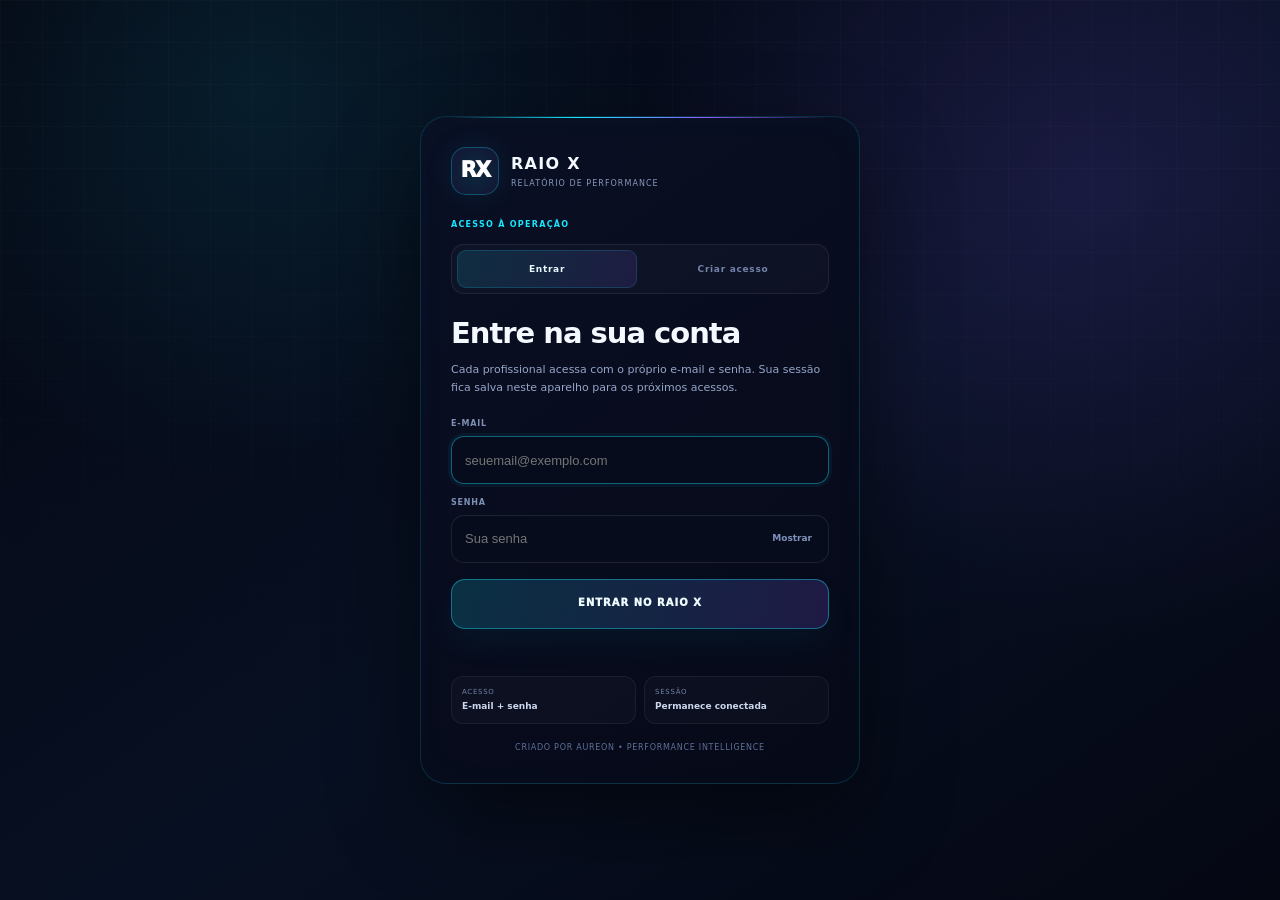
<file: index.html>
<!doctype html>
<html lang="pt-BR">
<head>
<meta charset="utf-8">
<meta name="viewport" content="width=device-width,initial-scale=1,viewport-fit=cover">
<meta name="theme-color" content="#050713">
<meta name="mobile-web-app-capable" content="yes">
<meta name="apple-mobile-web-app-capable" content="yes">
<meta name="apple-mobile-web-app-status-bar-style" content="black-translucent">
<link rel="apple-touch-icon" href="./icon-192.png">
<link rel="manifest" href="./manifest.webmanifest">
<link rel="icon" href="./icon.svg">
<title>RAIO X — Relatório de Performance</title>
<link rel="stylesheet" href="./styles.css">
<link rel="stylesheet" href="./entry-v2.css?v=4">
<link rel="stylesheet" href="./arena-x.css">
<link rel="stylesheet" href="./ops-dashboard.css?v=1">
<link rel="stylesheet" href="./mobile-fix.css?v=1">
<link rel="stylesheet" href="./diagnostic.css?v=1">
<link rel="stylesheet" href="./fx.css?v=1">
<link rel="stylesheet" href="./layout-premium.css?v=2">
<link rel="stylesheet" href="./auth.css?v=3">
</head>
<body class="raiox-live-loading">
<div id="authGate" class="auth-gate">
  <div class="auth-login">
    <div class="auth-logo"><div class="auth-logo-mark">RX</div><div><b>RAIO X</b><small>RELATÓRIO DE PERFORMANCE</small></div></div>
    <span class="auth-eyebrow">ACESSO À OPERAÇÃO</span>
    <div class="auth-mode-switch">
      <button id="authModeLogin" class="active" type="button">Entrar</button>
      <button id="authModeSignup" type="button">Criar acesso</button>
    </div>
    <h1 id="authTitle">Entre na sua conta</h1>
    <p id="authIntro">Cada profissional acessa com o próprio e-mail e senha. Sua sessão fica salva neste aparelho para os próximos acessos.</p>
    <form id="authForm" class="auth-form">
      <label class="auth-field"><span>E-mail</span><input id="authEmail" type="email" autocomplete="username" placeholder="seuemail@exemplo.com" required></label>
      <label class="auth-field"><span>Senha</span><div class="auth-pass"><input id="authPassword" type="password" autocomplete="current-password" placeholder="Sua senha" required><button id="authTogglePassword" type="button">Mostrar</button></div></label>
      <button id="authSubmit" class="auth-submit" type="submit">ENTRAR NO RAIO X</button>
    </form>
    <div id="authMessage" class="auth-message"></div>
    <div id="authApprovalHint" class="auth-approval-hint" hidden>Ao criar a conta, ela ficará <b>aguardando aprovação do CEO</b>. Você não precisa confirmar por SMS.</div>
    <div class="auth-info">
      <div><small>ACESSO</small><b>E-mail + senha</b></div>
      <div><small>SESSÃO</small><b>Permanece conectada</b></div>
    </div>
    <div class="auth-powered">CRIADO POR AUREON • PERFORMANCE INTELLIGENCE</div>
  </div>
</div>

<div id="raioxAppShell" hidden>
<div class="cin future-cin" id="cin">
  <div class="future-grid" aria-hidden="true"></div>
  <div class="future-stars" aria-hidden="true"></div>
  <div class="future-horizon" aria-hidden="true"></div>
  <div class="mission future-mission">
    <div class="orbital-core" aria-hidden="true">
      <span class="orbit orbit-a"></span>
      <span class="orbit orbit-b"></span>
      <span class="orbit orbit-c"></span>
      <div class="x">X</div>
    </div>
    <div class="over">AUREON • PERFORMANCE INTELLIGENCE</div>
    <h1>RAIO X</h1>
    <h2>RELATÓRIO DE PERFORMANCE</h2>
    <p id="missionText"><b>RAIO X</b> • Carregando dados oficiais do mês...</p>

    <div class="mission-label"><span></span><b>META OFICIAL DO MÊS</b><span></span></div>
    <div class="goal-grid live-month-goals" aria-live="polite">
      <article class="goal-card"><div class="goal-copy"><strong>—</strong><b>DADOS OFICIAIS</b><small>Carregando metas e resultados do mês...</small></div></article>
    </div>

    <div class="hero-leader" id="heroLeader">
      <div class="leader-crown">♛</div>
      <div class="leader-copy"><strong id="heroLeaderName">—</strong><span id="heroLeaderSub">CAPITÃO DA SEMANA • TOP 1 EM CASAIS</span></div>
      <div class="leader-live">AO VIVO</div>
    </div>

    <div class="mgrid live-grid">
      <div class="mc"><small>Capitão da semana</small><b id="iCap">—</b></div>
      <div class="mc"><small>Corrida dos 22</small><b id="i22">—</b></div>
      <div class="mc"><small>Projeção do mês</small><b id="iProj">—</b></div>
    </div>
    <div class="future-mantra">FOCO TOTAL NA OPERAÇÃO • CLAREZA • RITMO • RESULTADO</div>
    <div class="entry-actions">
      <div class="entry-command-dock">
        <button class="enter entry-primary" id="enter">
          <span class="entry-action-icon">RX</span>
          <span class="entry-action-copy"><small>OPERAÇÃO</small><b>ENTRAR NO RAIO X</b><em>Performance • Ranking • Diagnóstico</em></span>
          <strong>→</strong>
        </button>
        <a class="entry-management" id="entryCeoPortal" href="./ceo.html" hidden>
          <span class="entry-action-icon">GX</span>
          <span class="entry-action-copy"><small>ACESSO DE GESTÃO</small><b>PORTAL DE GESTÃO</b><em>CEO & Gerência • Pessoas • XIA</em></span>
          <strong>→</strong>
        </a>
        <button class="entry-install entry-install-compact" id="installRaioX" type="button" data-install-raiox>
          <span>⬇</span><b>INSTALAR APP</b><small>No celular</small>
        </button>
      </div>
      <div class="install-status" id="installStatus" hidden></div>
    </div>
  </div>
</div>

<div class="app">
<aside>
  <div class="brand"><div class="bm">X</div><div><b>RAIO X</b><small>RELATÓRIO DE PERFORMANCE</small></div></div>
  <div class="nav-label">FLUXO OPERACIONAL</div>
  <nav class="nav">
    <button class="active" data-go="dash">01 · Central</button>
    <button data-go="rank">02 · Ranking</button>
    <button data-go="ind">03 · Individual</button>
    <button data-go="fx">04 · FX</button>
    <button data-go="diag">05 · Diagnóstico X</button>
    <button data-go="perfil">06 · Perfil de Casais</button>
    <button data-go="proj">07 · Projeções</button>
    <button data-go="custos">08 · Custos</button>
  </nav>
  <div class="foot"><span class="dot"></span>Base atual • carregando
    <div class="auth-session-box">
      <small>USUÁRIO CONECTADO</small>
      <b id="authUserName">—</b>
      <small id="authUserEmail">—</small>
      <div class="auth-session-actions">
        <a id="ceoPortalLink" href="./ceo.html" hidden>Portal de Gestão</a>
        <button id="installRaioXSide" type="button" data-install-raiox>Instalar App</button>
        <button id="raioxLogout" type="button">Sair</button>
      </div>
    </div>
  </div>
</aside>

<main>
<header class="top">
  <div><div class="eye" id="eye">CENTRAL DE MISSÃO</div><h2 id="pt">Performance da Captação</h2><div class="muted" id="ps">Onde estamos, onde podemos chegar e o que fazer hoje.</div><div class="flow-badge" id="flowBadge">ETAPA 01 DE 08 • CENTRAL</div></div>
  <div class="top-actions">
    <div class="area-switch month-switch"><div><small>MÊS</small><b id="monthCurrentLabel">—</b></div><select id="monthCurrentSelect" aria-label="Escolher mês"></select></div>
    <div class="area-switch"><div><small>VISÃO DA ÁREA</small><b id="areaCurrent">Promotor de Marketing</b></div><select id="areaSel" aria-label="Escolher área"><option value="promotor">Promotor de Marketing</option><option value="liner">Liner / Consultor</option><option value="closer">Closer / Fechador</option></select></div>
    <div class="leaders"><div class="chip">CRIADO POR<b>AUREON</b></div><div class="chip">PRODUTO<b>RAIO X</b></div></div>
  </div>
</header>

<section id="dash" class="sec on">
  <div class="grid kpis" id="dk"></div>

  <div class="ops-grid">
    <div class="ops-card today-card" id="todayOps"></div>
    <div class="ops-card pace-card" id="metaPace"></div>
  </div>
  <div class="ops-card evo-card" id="dailyEvolution"></div>

  <div class="radar-wrap" id="radar">
    <div class="radar-head">
      <div><div class="eye">RADAR DA DISPUTA</div><h3>Quem está brigando pela liderança agora</h3></div>
      <span class="mini">Base atual • atualização pelo banco</span>
    </div>
    <div class="radar-grid">
      <div class="battle captain"><div class="battle-title"><b id="radarWeekTitle">🏆 Capitão da Semana</b><span>mês atual</span></div><div id="radarCaptain"></div></div>
      <div class="battle vgv"><div class="battle-title"><b>💰 Top 1 VGV</b><span>mês</span></div><div id="radarVgv"></div></div>
      <div class="battle couples"><div class="battle-title"><b id="radarVolumeTitle">👫 Top 1 Casais</b><span>mês</span></div><div id="radarCouples"></div></div>
    </div>
  </div>

  <div class="grid command"><div class="card arena-x" id="arenaX"></div><div class="card free" id="free"></div></div>
  <div class="grid split">
    <div class="card pad"><div class="title"><h3 id="topAreaTitle">Top captação do mês</h3><span class="mini">casais</span></div><div class="bars" id="top"></div></div>
    <div class="card pad"><div class="title"><h3>Leitura da operação</h3><span class="mini">Professor X</span></div><div class="ins" id="di"></div></div>
  </div>
</section>

<section id="rank" class="sec">
  <div class="card pad">
    <div class="title">
      <div><h3>Ranking completo</h3><span class="mini">Projeção já dentro do ranking • base atual</span></div>
      <select id="rm"><option value="couples">Casais</option><option value="weekly">Semana</option><option value="sales">Vendas</option><option value="vgv">VGV</option><option value="conversion">Conversão</option><option value="q">Q</option><option value="cost">Menor custo/casal</option><option value="projection">Projeção</option></select>
    </div>
    <div class="tw"><table><thead><tr><th>#</th><th>Profissional</th><th>Casais</th><th>Semana</th><th>Vendas</th><th>VGV</th><th>Conv.</th><th>Q</th><th>Custo/casal</th><th>Projeção do mês</th><th id="rankStatusHead">22 casais</th></tr></thead><tbody id="rb"></tbody></table></div>
  </div>
</section>

<section id="ind" class="sec">
  <div class="title"><div><h3>Performance individual</h3><span class="mini">dados reais + ação</span></div><select id="sel"></select></div>
  <div class="grid kpis" id="ik"></div>
  <div class="card coach"><div class="chead"><div class="px">PX</div><div><div class="eye">PROFESSOR X</div><h3 style="margin:2px 0">Seu treinador de performance</h3></div></div><div class="ccopy" id="cc"></div><div class="cgrid" id="cg"></div></div>
</section>

<section id="fx" class="sec">
  <div class="fx-hero">
    <div class="fx-head">
      <div><div class="eye">FX • FEEDBACK EXPERIENCE</div><h3>Relatório de Performance — <span id="fxName">—</span></h3><span id="fxValidation" class="fx-validate">VALIDANDO DADOS...</span><p>Abra o mês inteiro, encontre padrões e conduza um feedback com evidência, contexto e direção.</p></div>
      <div class="fx-select"><small>Profissional</small><select id="fxSel"></select></div>
    </div>
    <div class="fx-stagebar">
      <div class="fx-stage"><small>ETAPA 1</small><b>Constância + resultado</b></div>
      <div class="fx-stage"><small>ETAPA 2</small><b>Diagnóstico + impulsionador</b></div>
      <div class="fx-stage"><small>ETAPA 3</small><b>Conclusão para conversa</b></div>
    </div>
  </div>

  <div class="fx-grid">
    <div class="fx-card">
      <div class="fx-title"><h3>Etapa 1 • O mês em movimento</h3><span>linha = casais • pontos verdes = vendas</span></div>
      <div class="fx-kpis" id="fxKpis"></div>
      <div class="fx-chartbox" id="fxChart"></div>
    </div>
    <div class="fx-card">
      <div class="fx-title"><h3>Etapa 2 • Impulsionador</h3><span>o que mais move o resultado</span></div>
      <div class="fx-driver" id="fxDriver"></div>
    </div>
  </div>

  <div class="fx-grid">
    <div class="fx-card">
      <div class="fx-title"><h3>Pontos positivos</h3><span>o que deve ser repetido</span></div>
      <div class="fx-list" id="fxPositive"></div>
      <div class="fx-title" style="margin-top:16px"><h3>Pontos de atenção</h3><span>onde precisa evoluir</span></div>
      <div class="fx-list" id="fxNegative"></div>
    </div>
    <div class="fx-card">
      <div class="fx-title"><h3>Pontos incógnitos</h3><span>perguntas antes de concluir</span></div>
      <div class="fx-list" id="fxUnknown"></div>
    </div>
  </div>

  <div class="fx-card fx-daily-wrap">
    <div class="fx-title"><h3>Calendário de evidências • mês selecionado</h3><span id="fxLegendText">Captação • Sala/Conversão • Equilibrado</span></div>
    <div class="fx-daily" id="fxDaily"></div>
  </div>

  <div class="fx-conclusion" id="fxConclusion"></div>
</section>

<section id="diag" class="sec">
  <div class="card diag-hero attention-hero">
    <div class="diag-hero-top">
      <div>
        <div class="eye">DIAGNÓSTICO X</div>
        <h3>Central de Atenção</h3>
        <p>Somente os pontos que exigem ação agora. Sem misturar indicadores bons com alertas.</p>
        <span class="diag-tag" id="diagTag"></span>
      </div>
      <div class="diag-select-wrap">
        <small>Foco individual</small>
        <select id="dsel"></select>
      </div>
    </div>
  </div>

  <div class="diag-ops" id="diagOps"></div>

  <div class="attention-section">
    <div class="attention-section-head">
      <div><span class="attention-kicker">PRIORIDADES DA OPERAÇÃO</span><h3>O que precisa de atenção agora</h3></div>
      <span class="attention-count" id="diagOperationCount">0 alertas</span>
    </div>
    <div class="attention-list" id="diagOperationAttention"></div>
  </div>

  <div class="attention-section">
    <div class="attention-section-head">
      <div><span class="attention-kicker">PESSOAS</span><h3>Quem precisa de acompanhamento</h3></div>
      <span class="attention-count" id="diagPeopleCount">0 pessoas</span>
    </div>
    <div class="attention-people" id="diagPeopleAttention"></div>
  </div>

  <div class="diag-grid attention-detail-grid">
    <div class="diag-panel weak attention-focus">
      <div class="diag-panel-head">
        <h3>△ Atenção individual — <span class="diag-name" id="diagName">—</span></h3>
        <span>comparação com a média da área</span>
      </div>
      <div class="diag-list" id="diagWeak"></div>
    </div>
    <div class="diag-action attention-action" id="diagAction"></div>
  </div>
</section>

<section id="perfil" class="sec">
  <div class="card hero"><div class="eye">PERFIL DO MÊS</div><h3>Carregando dados oficiais...</h3><p>O perfil será calculado a partir da base do mês selecionado.</p></div>
  <div class="grid tri" style="margin-top:12px">
    <div class="card pad"><div class="title"><h3>Profissões</h3></div><div class="bars" id="pb"></div></div>
    <div class="card pad"><div class="title"><h3>Faixa etária</h3></div><div class="bars" id="ab"></div></div>
    <div class="card pad"><div class="title"><h3>Renda</h3></div><div class="bars" id="ib"></div></div>
  </div>
  <div class="grid split" style="margin-top:12px">
    <div class="card pad"><div class="title"><h3>Carros</h3><span class="mini">volume • conversão</span></div><div class="bars" id="cb"></div></div>
    <div class="card pad"><div class="title"><h3>Inteligência de perfil</h3></div><div class="ins" id="pi"></div></div>
  </div>
</section>

<section id="proj" class="sec">
  <div class="grid tri" id="sc"></div>
  <div class="card pad" style="margin-top:12px"><div class="title"><h3 id="projectionTargetTitle">Metas 22 → 35 → 50</h3><select id="psel"></select></div><div class="grid tri" id="tg"></div></div>
</section>

<section id="custos" class="sec">
  <div class="grid kpis" id="ck"></div>
  <div class="grid split">
    <div class="card pad"><div class="title"><h3>Eficiência por profissional</h3><span class="mini">menor custo/casal</span></div><div class="bars" id="cob"></div></div>
    <div class="card pad"><div class="title"><h3>Leitura financeira</h3></div><div class="ins" id="ci"></div></div>
  </div>
</section>
</main>
</div>

<nav class="bottom">
  <button class="active" data-go="dash">01<br>Central</button><button data-go="rank">02<br>Ranking</button><button data-go="ind">03<br>Individual</button><button data-go="fx">04<br>FX</button><button data-go="diag">05<br>Diagnóstico</button><button data-go="perfil">06<br>Perfil</button><button data-go="proj">07<br>Projeção</button><button data-go="custos">08<br>Custos</button>
</nav>

</div>

<script src="./auth-config.js" defer></script>
<script src="./install.js?v=2" defer></script>
<script src="./auth.js?v=7" defer></script>
<script src="./area-data.js" defer></script>
<script src="./fx-data.js" defer></script>
<script src="./app.js?v=63" defer></script>
<script src="./fx-engine.js" defer></script>
<script src="./sales-count-fix.js" defer></script>
<script src="./month-live.js?v=5" defer></script>
<script>
if ("serviceWorker" in navigator) { window.addEventListener("load", () => navigator.serviceWorker.register("./sw.js", {scope:"./"}).catch(console.error)); }
</script>
</body>
</html>
</file>
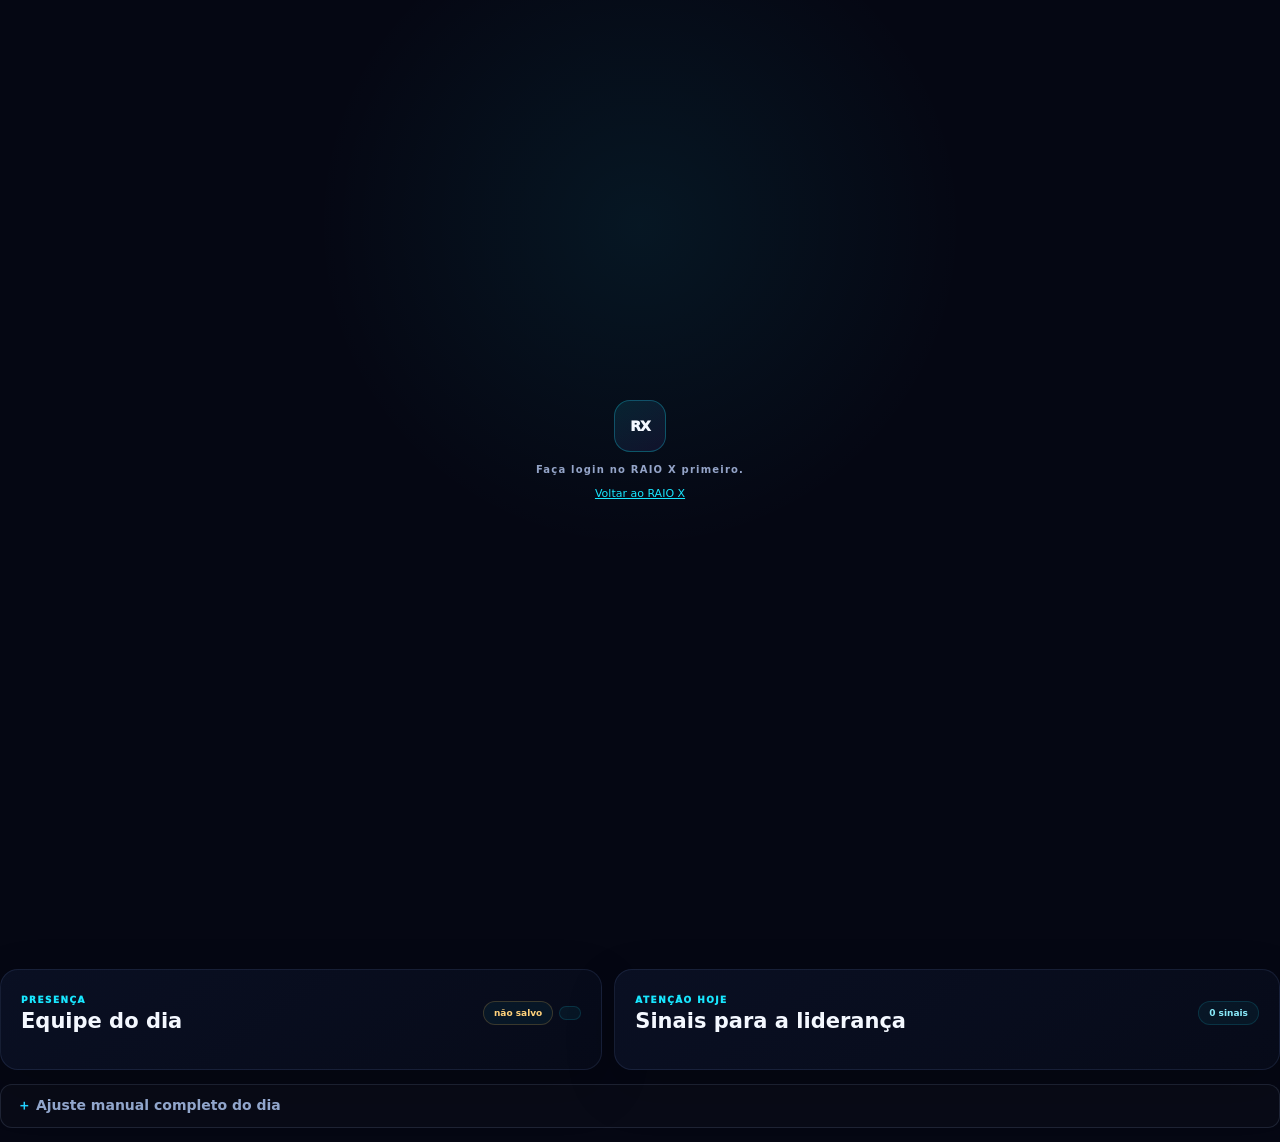
<file: ceo.html>
<!doctype html>
<html lang="pt-BR">
<head>
<meta charset="utf-8">
<meta name="viewport" content="width=device-width,initial-scale=1,viewport-fit=cover">
<meta name="theme-color" content="#060a18">
<title>RAIO X • Portal de Gestão</title>
<link rel="icon" href="./icon.svg">
<link rel="stylesheet" href="./ceo.css?build=20261004-clean1">
</head>
<body>
<div id="ceoLoading" class="ceo-loading"><div class="loader-mark">RX</div><b>Validando acesso de gestão...</b></div>

<div id="ceoApp" class="ceo-app" hidden>
  <aside class="ceo-side">
    <div class="ceo-brand"><div class="ceo-mark">RX</div><div><b>RAIO X</b><small>PORTAL DE GESTÃO</small></div></div>
    <div class="ceo-user"><small>ACESSO DE GESTÃO</small><b id="ceoUserName">Gestão</b><span id="ceoUserEmail"></span></div>
    <nav id="ceoNav">
      <button class="active" data-tab="today">Hoje</button>
      <button data-tab="goals">Metas</button>
      <button data-tab="teams">Equipes</button>
      <button data-tab="people">Profissionais</button>
      <button data-tab="xia">XIA</button>
      <button data-tab="strategy">Estratégia</button>
      <button data-tab="reports">Relatórios</button>
      <div class="nav-admin-label">ADMINISTRAÇÃO</div>
      <button data-tab="approvals" class="nav-approval">Acessos <span id="approvalBadge" class="nav-badge" hidden>0</span></button>
    </nav>
    <div class="ceo-side-bottom"><a href="./">← Voltar ao RAIO X</a><button id="ceoLogout">Sair</button></div>
  </aside>

  <main class="ceo-main">
    <header class="ceo-top">
      <div><span class="eyebrow">CENTRAL PRIVADA</span><h1 id="ceoTitle">Hoje</h1><p id="ceoSubtitle">Registro operacional diário da sua equipe.</p></div>
      <div class="month-box"><label>MÊS DE REFERÊNCIA<select id="monthSelect"></select></label><button id="monthGoalsBtn" class="ghost">Metas</button><button id="newMonthBtn" class="ghost">+ Novo mês</button></div>
    </header>

    <section id="today" class="ceo-tab on">
      <div class="today-command">
        <div>
          <span class="eyebrow">PULSO DA OPERAÇÃO</span>
          <h2>O que está acontecendo hoje</h2>
          <p>Performance, presença e sinais que merecem atenção em uma única leitura.</p>
        </div>
        <div class="toolbar today-toolbar">
          <label>Data<input id="todayDate" type="date"></label>
          <label>Área<select id="todayArea">
            <option value="promotor">Promotor de Marketing</option>
            <option value="liner">Liner / Consultor</option>
            <option value="closer">Closer / Fechador</option>
          </select></label>
          <button id="reloadToday" class="ghost">Atualizar</button>
          <button id="markAllPresentBtn" class="ghost success">Todos presentes</button>
          <button id="saveDayBtn" class="primary">Salvar o dia</button>
        </div>
      </div>


      <div class="panel xia-command-panel">
        <div class="panel-head"><div><span class="eyebrow">XIA • COMANDO DO DIA</span><h2>Escreva como você fala</h2><p>Registre presença, folga, mini férias, falta, atraso ou treinamento por um dia ou período.</p></div><span class="pill">histórico + diagnóstico</span></div>
        <textarea id="xiaDayCommand" rows="3" placeholder="Ex.: Jéssica mini férias do dia 26 ao dia 31. Renan atrasado hoje. Suene de folga amanhã."></textarea>
        <div class="xia-command-actions"><button id="xiaInterpretBtn" class="primary" type="button">Interpretar comando</button><button id="xiaHistoryBtn" class="ghost" type="button">Ver histórico</button></div>
        <div id="xiaCommandPreview" class="xia-command-preview"></div>
        <div id="xiaCommandHistory" class="xia-command-history" hidden></div>
      </div>

      <div class="panel operational-history-panel">
        <div class="panel-head"><div><span class="eyebrow">HISTÓRICO OPERACIONAL</span><h2>Visão geral de pessoas e ocorrências</h2><p>Consulte tudo que foi registrado manualmente ou pela XIA.</p></div><button id="refreshOperationalHistory" class="ghost small" type="button">Atualizar</button></div>
        <div class="operational-history-filters"><input id="opHistorySearch" placeholder="Buscar profissional ou observação..."><select id="opHistoryStatus"><option value="">Todos os status</option><option value="present">Presente</option><option value="absent">Falta</option><option value="late">Atraso</option><option value="agreed_off">Folga / mini férias</option><option value="training">Treinamento</option><option value="unavailable">Indisponível</option></select></div>
        <div id="operationalHistorySummary" class="summary-grid"></div>
        <div id="operationalHistoryList"></div>
      </div>

      <details class="manual-tools"><summary>Lançamento manual por nome</summary><div class="panel quick-presence-panel">
        <div class="panel-head">
          <div>
            <span class="eyebrow">LANÇAMENTO RÁPIDO</span>
            <h2>Registrar presença por nome</h2>
            <p>Digite o nome, escolha o status e salve. O registro entra na hora no dia selecionado.</p>
          </div>
          <span class="pill">uso diário</span>
        </div>
        <div class="quick-presence-search">
          <input id="quickPresenceSearch" autocomplete="off" placeholder="Digite o nome do profissional...">
          <button id="quickPresenceClear" class="ghost small" type="button">Limpar</button>
        </div>
        <div id="quickPresenceResults" class="quick-presence-results"></div>
        <div id="quickPresenceCard" class="quick-presence-card" hidden>
          <input id="quickPresencePersonId" type="hidden">
          <div class="quick-presence-person">
            <small>PROFISSIONAL</small>
            <b id="quickPresenceName">—</b>
            <span id="quickPresenceMeta">—</span>
          </div>
          <label>Status<select id="quickPresenceStatus">
            <option value="present">Presente</option>
            <option value="absent">Falta</option>
            <option value="late">Atraso</option>
            <option value="agreed_off">Folga combinada</option>
            <option value="unavailable">Indisponível</option>
            <option value="left_early">Saiu antes</option>
            <option value="training">Treinamento</option>
            <option value="remote">Remoto</option>
          </select></label>
          <label id="quickArrivalWrap">Chegada<input id="quickPresenceArrival" type="time"></label>
          <label class="quick-presence-note-label">Observação<input id="quickPresenceNote" placeholder="Opcional"></label>
          <button id="saveQuickPresenceBtn" class="primary" type="button">Salvar presença</button>
        </div>
      </div>

      </div></details>

      <div id="monthGoalsStrip" class="month-goals-strip"></div>
      <div id="todayPerformance" class="today-performance-grid"></div>

      <div class="today-executive-grid">
        <div class="panel today-status-panel">
          <div class="panel-head"><div><span class="eyebrow">PRESENÇA</span><h2>Equipe do dia</h2></div><div class="presence-head-pills"><span id="todaySaveState" class="pill unsaved">não salvo</span><span id="todayCount" class="pill"></span></div></div>
          <div id="todaySummary" class="summary-grid today-summary"></div>
        </div>
        <div class="panel today-alert-panel">
          <div class="panel-head"><div><span class="eyebrow">ATENÇÃO HOJE</span><h2>Sinais para a liderança</h2></div><span id="todayAlertCount" class="pill">0 sinais</span></div>
          <div id="todayAlerts" class="today-alerts"></div>
        </div>
      </div>

      <details class="manual-tools"><summary>Ajuste manual completo do dia</summary>
        <div class="today-help">Use somente quando precisar corrigir pessoa por pessoa. A XIA continua sendo o lançamento principal.</div>
        <div class="panel"><div class="panel-head"><div><span class="eyebrow">REGISTRO MANUAL</span><h2>Presença e observações</h2></div><span class="pill">exceção</span></div><div id="todayPeople" class="presence-list"></div></div>
      </details>
    </section>

    <section id="goals" class="ceo-tab">
      <div class="goal-book-hero panel">
        <div>
          <span class="eyebrow">METAS</span>
          <h2>Objetivos oficiais da operação</h2>
          <p>Pesquisas, Casais, Vendas e VGV em um só lugar. Defina a Meta, a Super Meta e depois distribua entre as equipes.</p>
        </div>
        <button id="openMonthGoalsFromBook" class="primary">Editar Meta Geral</button>
      </div>

      <div id="goalBookCards" class="month-goals-strip goal-book-cards"></div>

      <div class="panel team-goals-panel">
        <div class="panel-head">
          <div>
            <span class="eyebrow">DISTRIBUIÇÃO POR EQUIPE</span>
            <h2>Dividir a meta do mês</h2>
            <p>O RAIO X soma o que já foi distribuído e mostra quanto falta para completar a meta geral.</p>
          </div>
          <span class="pill">Meta + Super Meta</span>
        </div>
        <div id="teamGoalSummary" class="team-goal-summary"></div>
        <div id="teamGoalsEditor" class="team-goals-editor"></div>
      </div>
    </section>

    <section id="teams" class="ceo-tab">
      <div class="panel">
        <div class="panel-head"><div><span class="eyebrow">ESTRUTURA</span><h2>Equipes da operação</h2><p>Estrutura padrão: Diurno, Noturno e Agendamento.</p></div><button id="ensureDefaultTeamsBtn" class="primary small">Configurar equipes padrão</button></div>
        <div id="teamsGrid" class="team-grid"></div>
      </div>

    </section>

    <section id="people" class="ceo-tab">
      <div class="panel professional-profile-panel">
        <div class="panel-head professional-profile-head">
          <div>
            <span class="eyebrow">RAIO-X DO PROFISSIONAL</span>
            <h2>Visão completa individual</h2>
            <p>Hoje, últimos 7 dias, mês, metas, presença e acompanhamento de liderança em um só lugar.</p>
            <div class="profession-switch" id="professionSwitch">
              <button class="active" data-profession-area="promotor">Promotor</button>
              <button data-profession-area="liner">Liner</button>
              <button data-profession-area="closer">Closer</button>
            </div>
          </div>
          <div class="profile-controls">
            <select id="profilePerson" aria-label="Escolher profissional"></select>
            <button id="profileOpenXia" class="ghost">Abrir XIA</button>
            <button id="profileOpenOne" class="ghost">Olho no Olho</button>
            <button id="profileEdit" class="primary small">Editar</button>
          </div>
        </div>

        <div id="professionalIdentity" class="professional-identity"></div>
        <div id="professionalScope" class="profile-scope-grid"></div>

        <div class="profile-detail-grid">
          <div class="profile-block">
            <div class="profile-block-head"><span>METAS</span><b>Progresso do mês</b></div>
            <div id="professionalGoals"></div>
          </div>
          <div class="profile-block">
            <div class="profile-block-head"><span>PRESENÇA</span><b>Registro operacional</b></div>
            <div id="professionalPresence"></div>
          </div>
          <div class="profile-block">
            <div class="profile-block-head"><span>LIDERANÇA</span><b>Acompanhamento</b></div>
            <div id="professionalLeadership"></div>
          </div>
        </div>

        <div class="profile-block profile-daily-block">
          <div class="profile-block-head"><span>EVOLUÇÃO</span><b>Produção diária</b></div>
          <div id="professionalDaily" class="professional-daily"></div>
        </div>
      </div>

      <div class="panel">
        <div class="panel-head"><div><span class="eyebrow">METAS INDIVIDUAIS</span><h2>Meta de cada profissional</h2><p>Defina a meta mensal de cada pessoa e acompanhe o realizado, quanto falta e o percentual atingido.</p></div><span class="pill">Individual</span></div>
        <div id="individualGoalSummary" class="team-goal-summary"></div>
        <div id="individualGoalsEditor" class="assignment-list"></div>
      </div>

      <div class="panel">
        <div class="panel-head"><div><span class="eyebrow">DIRETÓRIO DA OPERAÇÃO</span><h2 id="peopleDirectoryTitle">Promotores de Marketing</h2><p id="peopleDirectorySubtitle">Mostrando somente os profissionais da área selecionada acima.</p></div><button id="addPersonBtn" class="primary small">+ Adicionar pessoa</button></div>
        <div class="people-counter-row"><span id="activePeopleCount" class="pill">0 ativos</span><span class="people-hint">Use “Raio-X” para abrir a leitura completa de qualquer profissional.</span></div>
        <div id="peopleTable" class="table-wrap"></div>
      </div>
      <div class="panel ended-panel">
        <div class="panel-head"><div><span class="eyebrow">HISTÓRICO</span><h2>Distratados</h2><p>Profissionais que não fazem mais parte da operação. Todo o histórico continua preservado.</p></div><span id="endedPeopleCount" class="pill ended">0 distratados</span></div>
        <div id="endedPeopleTable" class="table-wrap"></div>
      </div>
    </section>

    <section id="one" class="ceo-tab">
      <div class="panel form-panel">
        <div class="panel-head"><div><span class="eyebrow">1:1</span><h2>Olho no Olho</h2><p>Conversa, alinhamento, compromisso e revisão.</p></div><span class="pill">privado do CEO</span></div>
        <div class="form-grid">
          <label>Profissional<select id="onePerson"></select></label>
          <label>Data<input id="oneDate" type="date"></label>
          <label class="wide">Assunto<input id="oneTopic" placeholder="Ex.: alinhamento de performance"></label>
          <label class="wide">O que está funcionando<textarea id="oneWorking" rows="3"></textarea></label>
          <label class="wide">O que está atrapalhando<textarea id="oneBlockers" rows="3"></textarea></label>
          <label class="wide">O que precisa melhorar<textarea id="oneImprovement" rows="3"></textarea></label>
          <label class="wide">Que apoio precisa da liderança<textarea id="oneSupport" rows="3"></textarea></label>
          <label class="wide">Compromissos definidos<textarea id="oneCommitments" rows="3"></textarea></label>
          <label>Revisar em<input id="oneReviewDate" type="date"></label>
          <label>Visibilidade<select id="oneVisibility"><option value="ceo_private">Privado da Gestão</option><option value="share_with_leader">Compartilhável com líder</option><option value="professional_summary">Resumo para profissional</option></select></label>
        </div>
        <div class="form-actions"><button id="saveOneBtn" class="primary">Salvar Olho no Olho</button></div>
      </div>
      <div class="panel"><div class="panel-head"><div><span class="eyebrow">HISTÓRICO</span><h2>Conversas registradas</h2></div></div><div id="oneHistory" class="history-list"></div></div>
    </section>

    <section id="xia" class="ceo-tab">
      <div class="panel xia-ask-panel">
        <div class="panel-head">
          <div><span class="eyebrow">PERGUNTE AO RAIO X</span><h2>Consulta de gestão</h2><p>Pergunte sobre um profissional, uma semana, o mês, presença, metas ou quem merece atenção.</p></div>
          <span class="pill">responde com a base real</span>
        </div>
        <div class="xia-ask-form">
          <input id="raioQuestion" placeholder="Ex.: Como foi a última semana do Clacion?">
          <button id="askRaioBtn" class="primary">Perguntar</button>
        </div>
        <div class="xia-ask-suggestions">
          <button data-raio-question="Quem precisa de atenção?">Quem precisa de atenção?</button>
          <button data-raio-question="Quem está com baixa conversão?">Baixa conversão</button>
          <button data-raio-question="Quem melhorou nos últimos 7 dias?">Quem melhorou?</button>
          <button data-raio-question="Quem caiu nos últimos 7 dias?">Quem caiu?</button>
        </div>
        <div id="raioAnswer" class="raio-answer"><span>Faça uma pergunta para começar.</span></div>
      </div>

      <div class="panel xia-command-center">
        <div class="panel-head">
          <div><span class="eyebrow">XIA • CENTRAL DE INTELIGÊNCIA</span><h2>Diagnóstico da operação</h2><p>Uma única leitura para descobrir quem precisa de atenção, por qual evidência e qual deve ser o próximo acompanhamento.</p></div>
          <span class="pill">fatos + contexto + ação</span>
        </div>
        <div id="xiaOperationSummary" class="summary-grid"></div>
        <div id="xiaOperationAlerts" class="xia-operation-alerts"></div>
      </div>

      <div class="panel xia-hero">
        <div class="panel-head">
          <div><span class="eyebrow">X INTELLIGENCE ANALYSIS</span><h2>XIA • Inteligência Analítica do Profissional</h2><p>Uma leitura 360° baseada em evidências do RAIO X. Fato é separado de hipótese; decisões continuam humanas.</p></div>
          <div class="xia-controls"><select id="xiaPerson"></select><select id="xiaRole" aria-label="Função analisada" hidden></select><button id="refreshXia" class="ghost">Atualizar análise</button><button id="copyXiaBtn" class="primary">Copiar para IA</button></div>
        </div>
        <div id="xiaIdentity" class="xia-identity"></div>
        <div id="xiaMetrics" class="summary-grid"></div>
        <div id="xiaFeedback" class="xia-feedback"></div>
      </div>
      <div class="xia-grid">
        <div class="panel"><div class="panel-head"><div><span class="eyebrow">LEITURA XIA</span><h2>Acertos e forças</h2></div></div><div id="xiaStrengths" class="xia-list"></div></div>
        <div class="panel"><div class="panel-head"><div><span class="eyebrow">ATENÇÃO</span><h2>Onde pode melhorar</h2></div></div><div id="xiaAttention" class="xia-list"></div></div>
      </div>
      <div class="xia-grid">
        <div class="panel"><div class="panel-head"><div><span class="eyebrow">CONSISTÊNCIA</span><h2>Padrão de execução</h2></div></div><div id="xiaConsistency" class="xia-list"></div></div>
        <div class="panel"><div class="panel-head"><div><span class="eyebrow">LIDERANÇA</span><h2>Próximos passos</h2></div></div><div id="xiaActions" class="xia-list"></div></div>
      </div>
      <div class="panel">
        <div class="panel-head"><div><span class="eyebrow">DOSSIÊ PARA IA</span><h2>Prompt completo do profissional</h2><p>Copie este conteúdo para a IA analisar usando todos os dados disponíveis, sem inventar causas.</p></div></div>
        <textarea id="xiaPrompt" class="xia-prompt" rows="18" readonly></textarea>
      </div>
    </section>

    <section id="strategy" class="ceo-tab">
      <div class="strategy-command panel">
        <div>
          <span class="eyebrow">MEMÓRIA EXECUTIVA</span>
          <h2>Reuniões & Estratégia</h2>
          <p>Registre pautas, decisões, estratégias de captação e mudanças de processo. Aqui fica o histórico do que foi decidido e do que precisa acontecer.</p>
        </div>
        <div class="strategy-filters">
          <select id="strategyTypeFilter" aria-label="Filtrar por tipo">
            <option value="all">Todos os tipos</option>
            <option value="meeting">Reuniões</option>
            <option value="agenda_item">Pautas</option>
            <option value="strategy">Estratégias</option>
            <option value="change">Mudanças</option>
            <option value="decision">Decisões</option>
          </select>
          <select id="strategyStatusFilter" aria-label="Filtrar por status">
            <option value="all">Todos os status</option>
            <option value="open">Em aberto</option>
            <option value="in_progress">Em andamento</option>
            <option value="done">Concluídos</option>
            <option value="archived">Arquivados</option>
          </select>
        </div>
      </div>

      <div class="panel form-panel">
        <div class="panel-head">
          <div><span class="eyebrow">NOVO REGISTRO</span><h2>Pauta, estratégia ou mudança</h2><p>Transforme uma conversa em decisão registrada e acompanhável.</p></div>
          <span class="pill">gestão</span>
        </div>
        <div class="form-grid strategy-form-grid">
          <label>Tipo<select id="strategyType">
            <option value="meeting">Reunião</option>
            <option value="agenda_item">Pauta</option>
            <option value="strategy">Estratégia</option>
            <option value="change">Mudança</option>
            <option value="decision">Decisão</option>
          </select></label>
          <label>Título<input id="strategyTitle" placeholder="Ex.: Nova estratégia de abordagem no Park"></label>
          <label>Data<input id="strategyDate" type="date"></label>
          <label>Área<select id="strategyArea">
            <option value="captacao">Captação</option>
            <option value="vendas">Vendas</option>
            <option value="operacao">Operação</option>
            <option value="pessoas">Pessoas</option>
            <option value="processo">Processo</option>
            <option value="geral">Geral</option>
          </select></label>
          <label>Responsável<select id="strategyOwner"><option value="">Gestão / sem responsável individual</option></select></label>
          <label>Prioridade<select id="strategyPriority">
            <option value="normal">Normal</option>
            <option value="high">Alta</option>
            <option value="critical">Crítica</option>
            <option value="low">Baixa</option>
          </select></label>
          <label>Status<select id="strategyStatus">
            <option value="open">Em aberto</option>
            <option value="in_progress">Em andamento</option>
            <option value="done">Concluído</option>
          </select></label>
          <label>Revisar em<input id="strategyReviewDate" type="date"></label>
          <label class="wide">Participantes<input id="strategyParticipants" placeholder="Ex.: Raphael, Felipe, Luis Neto"></label>
          <label class="wide strategy-long-field">Pauta / contexto<textarea id="strategyAgendaText" rows="6" placeholder="O que foi discutido ou qual problema estamos tentando resolver?"></textarea></label>
          <label class="wide strategy-long-field">Decisão tomada<textarea id="strategyDecisionText" rows="5" placeholder="O que ficou decidido?"></textarea></label>
          <label class="wide strategy-long-field">Próximos passos<textarea id="strategyNextSteps" rows="5" placeholder="Quem faz o quê e qual é o próximo movimento?"></textarea></label>
        </div>
        <div class="form-actions"><button id="saveStrategyBtn" class="primary">Salvar registro</button></div>
      </div>

      <div id="strategySummary" class="summary-grid"></div>

      <div class="panel">
        <div class="panel-head">
          <div><span class="eyebrow">HISTÓRICO DO MÊS</span><h2>Decisões e estratégias registradas</h2></div>
          <span id="strategyCount" class="pill">0 registros</span>
        </div>
        <div id="strategyList" class="strategy-list"></div>
      </div>
    </section>

    <section id="agenda" class="ceo-tab">
      <div class="panel form-panel">
        <div class="panel-head"><div><span class="eyebrow">AGENDA INTELIGENTE</span><h2>Novo compromisso</h2><p>Treinamentos, meetings, Olho no Olho, reuniões, lembretes e compromissos.</p></div><span class="pill">Portal de Gestão</span></div>
        <div class="form-grid compact">
          <label>Tipo<select id="agendaType"><option value="meeting">Meeting</option><option value="training">Treinamento</option><option value="one_on_one">Olho no Olho</option><option value="commitment">Compromisso</option><option value="reminder">Lembrete</option><option value="operational">Operacional</option><option value="other">Outro</option></select></label>
          <label>Título<input id="agendaTitle" placeholder="Ex.: Meeting da captação"></label>
          <label>Data<input id="agendaDate" type="date"></label>
          <label>Horário<input id="agendaStart" type="time"></label>
          <label>Até<input id="agendaEnd" type="time"></label>
          <label>Pessoa<select id="agendaPerson"><option value="">Toda a operação / sem pessoa</option></select></label>
          <label>Equipe<select id="agendaTeam"><option value="">Sem equipe específica</option></select></label>
          <label>Prioridade<select id="agendaPriority"><option value="normal">Normal</option><option value="high">Alta</option><option value="critical">Crítica</option><option value="low">Baixa</option></select></label>
          <label class="wide">Anotações<textarea id="agendaNotes" rows="3" placeholder="Pauta, objetivo, materiais, pontos para lembrar..."></textarea></label>
        </div>
        <div class="form-actions"><button id="saveAgendaBtn" class="primary">Adicionar à agenda</button></div>
      </div>
      <div id="agendaSummary" class="summary-grid"></div>
      <div class="panel"><div class="panel-head"><div><span class="eyebrow">PRÓXIMOS COMPROMISSOS</span><h2>Agenda do mês</h2></div></div><div id="agendaList" class="agenda-list"></div></div>
    </section>

    <section id="tasks" class="ceo-tab">
      <div class="panel form-panel">
        <div class="panel-head"><div><span class="eyebrow">ACOMPANHAMENTO</span><h2>Nova pendência</h2></div></div>
        <div class="form-grid compact">
          <label>Título<input id="taskTitle" placeholder="Ex.: conversar com Ricardo"></label>
          <label>Pessoa<select id="taskPerson"><option value="">Sem pessoa específica</option></select></label>
          <label>Prazo<input id="taskDue" type="date"></label>
          <label>Prioridade<select id="taskPriority"><option value="normal">Normal</option><option value="high">Alta</option><option value="critical">Crítica</option><option value="low">Baixa</option></select></label>
          <label class="wide">Observação<textarea id="taskNote" rows="2"></textarea></label>
        </div>
        <div class="form-actions"><button id="saveTaskBtn" class="primary">Adicionar pendência</button></div>
      </div>
      <div class="panel"><div class="panel-head"><div><span class="eyebrow">ABERTAS</span><h2>Pendências da Gestão</h2></div></div><div id="tasksList" class="task-list"></div></div>
    </section>

    <section id="reports" class="ceo-tab">
      <div class="report-command panel">
        <div>
          <span class="eyebrow">RAIO-X DE GESTÃO</span>
          <h2>Relatório automático</h2>
          <p>Escolha o período e gere uma leitura pronta para meeting, acompanhamento e fechamento.</p>
        </div>
        <div class="report-command-actions">
          <div class="report-period-switch">
            <button data-report-period="week">Semana</button>
            <button class="active" data-report-period="month">Mês</button>
          </div>
          <button id="refreshReports" class="ghost">Atualizar</button>
          <button id="copyReportBtn" class="primary">Copiar relatório</button>
        </div>
      </div>
      <div id="reportSummary" class="summary-grid"></div>
      <div class="panel">
        <div class="panel-head"><div><span class="eyebrow" id="reportPeriodEyebrow">RELATÓRIO DO MÊS</span><h2 id="reportMonthTitle">—</h2></div><span id="reportBaseLabel" class="pill"></span></div>
        <div id="reportBody" class="report-body"></div>
      </div>
    </section>

    <section id="approvals" class="ceo-tab">
      <div class="panel">
        <div class="panel-head">
          <div><span class="eyebrow">ACESSOS AO RAIO X</span><h2>Aprovações</h2><p>Somente pessoas aprovadas por você conseguem entrar no sistema.</p></div>
          <button id="refreshApprovals" class="ghost">Atualizar</button>
        </div>
        <div id="approvalSummary" class="summary-grid approval-summary"></div>
        <div id="approvalsList" class="approval-list"></div>
      </div>
    </section>
  </main>
</div>

<div id="monthGoalModal" class="modal" hidden>
  <div class="modal-card month-goal-modal-card">
    <div class="modal-head"><div><span class="eyebrow">META DA OPERAÇÃO</span><h2 id="monthGoalModalTitle">Metas do mês</h2></div><button id="closeMonthGoalModal" class="modal-close" type="button">×</button></div>
    <div class="goal-form-section">
      <div class="goal-form-title"><b>META</b><span>Objetivo oficial do mês</span></div>
      <div class="form-grid compact goal-four-grid">
        <label>Pesquisas<input id="monthGoalResearch" type="number" min="0" step="1"></label>
        <label>Casais / Atendimentos<input id="monthGoalCouples" type="number" min="0" step="1"></label>
        <label>Vendas<input id="monthGoalSales" type="number" min="0" step="1"></label>
        <label>VGV (R$)<input id="monthGoalVgv" type="number" min="0" step="0.01"></label>
      </div>
    </div>
    <div class="goal-form-section super">
      <div class="goal-form-title"><b>SUPER META</b><span>Segundo nível de conquista do mês</span></div>
      <div class="form-grid compact goal-four-grid">
        <label>Pesquisas<input id="monthSuperGoalResearch" type="number" min="0" step="1"></label>
        <label>Casais / Atendimentos<input id="monthSuperGoalCouples" type="number" min="0" step="1"></label>
        <label>Vendas<input id="monthSuperGoalSales" type="number" min="0" step="1"></label>
        <label>VGV (R$)<input id="monthSuperGoalVgv" type="number" min="0" step="0.01"></label>
      </div>
    </div>
    <div class="form-actions"><button id="cancelMonthGoalModal" class="ghost">Cancelar</button><button id="saveMonthGoalsBtn" class="primary">Salvar metas do mês</button></div>
  </div>
</div>

<div id="personModal" class="modal" hidden>
  <div class="modal-card">
    <div class="modal-head"><div><span class="eyebrow">CADASTRO DE PESSOA</span><h2 id="personModalTitle">Adicionar pessoa</h2></div><button id="closePersonModal" class="modal-close" type="button">×</button></div>
    <input id="personEditId" type="hidden">
    <div class="form-grid">
      <label class="wide">Nome completo<input id="personName" placeholder="Nome completo"></label>
      <label>CNPJ<input id="personCnpj" inputmode="numeric" placeholder="00.000.000/0000-00"></label>
      <label>Telefone / WhatsApp<input id="personPhone" inputmode="tel" placeholder="(12) 99999-9999"></label>
      <label>Função<select id="personRole"><option>Promotor de Marketing</option><option>Liner / Consultor</option><option>Closer / Fechador</option><option>Liderança</option><option>Gestão</option><option>Apoio</option></select></label>
      <label>Status<select id="personStatus"><option value="active">Ativo</option><option value="inactive">Inativo</option><option value="away">Indisponível</option></select></label>
      <label>E-mail<input id="personEmail" type="email" placeholder="email@exemplo.com"></label>
      <label>Data de entrada<input id="personStartedOn" type="date"></label>
      <label>Horário combinado<input id="personStartTime" type="time"></label>
      <label>Horário de saída opcional<input id="personEndTime" type="time"></label>
      <label>Equipe do mês<select id="personTeam"></select></label>
      <label>Meta mensal de pesquisas<input id="personGoalResearch" type="number" min="0" step="1" placeholder="0"></label>
      <label>Meta mensal de casais/atendimentos<input id="personGoalCouples" type="number" min="0" step="1" placeholder="0"></label>
      <label>Meta mensal de vendas<input id="personGoalSales" type="number" min="0" step="1" placeholder="0"></label>
      <label>Meta mensal de VGV<input id="personGoalVgv" type="number" min="0" step="100" placeholder="0"></label>
      <label class="wide">Observações<textarea id="personNotes" rows="3" placeholder="Informações importantes sobre a pessoa"></textarea></label>
      <label class="wide">Senha inicial opcional <small>Ao cadastrar uma pessoa nova, se preencher e-mail + senha, o acesso ao RAIO X é criado automaticamente sem SMS.</small><input id="personPassword" type="password" placeholder="Mínimo 8 caracteres"></label>
    </div>
    <div class="modal-actions"><button id="cancelPersonModal" class="ghost" type="button">Cancelar</button><button id="savePersonBtn" class="primary" type="button">Salvar pessoa</button></div>
  </div>
</div>

<div id="ceoToast" class="toast"></div>

<script>if("serviceWorker" in navigator){navigator.serviceWorker.getRegistrations().then(rs=>rs.forEach(r=>r.update()));}</script>
<script src="./auth-config.js?build=20261004-clean1"></script>
<script src="./area-data.js?build=20261004-clean1"></script>
<script src="./fx-data.js?build=20261004-clean1"></script>
<script src="./xia-performance.js?build=20261004-clean1"></script>
<script src="./ceo.js?build=20261004-clean1"></script>
</body>
</html>
</file>
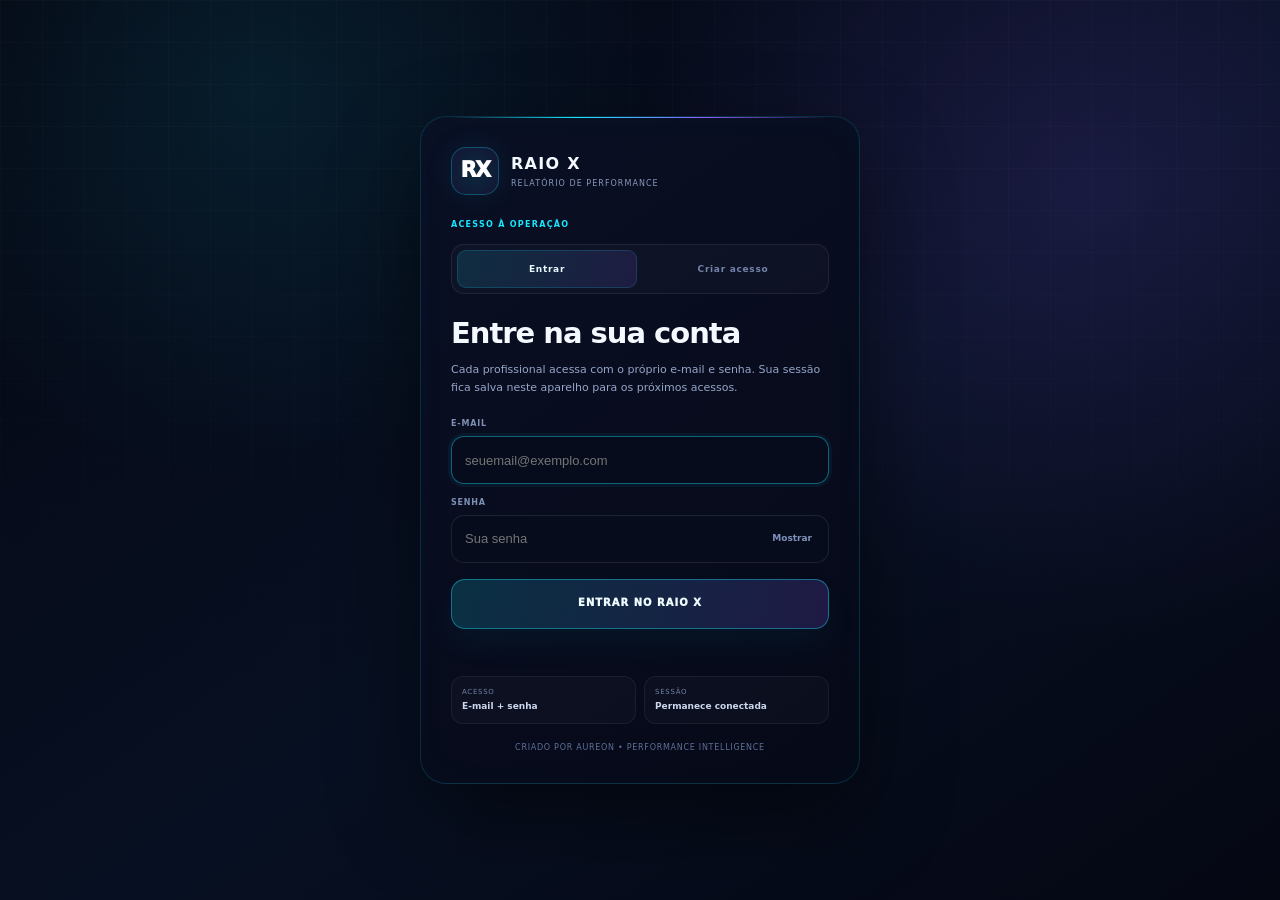
<file: pending.html>
<!doctype html>
<html lang="pt-BR">
<head>
<meta charset="utf-8">
<meta name="viewport" content="width=device-width,initial-scale=1,viewport-fit=cover">
<meta name="theme-color" content="#060a18">
<title>RAIO X • Aguardando aprovação</title>
<link rel="icon" href="./icon.svg">
<link rel="stylesheet" href="./pending.css?v=1">
</head>
<body>
<main class="pending-shell">
  <section class="pending-card">
    <div class="pending-logo"><div class="pending-mark">RX</div><div><b>RAIO X</b><small>STATUS DO ACESSO</small></div></div>
    <div class="pending-icon">⌛</div>
    <span class="eyebrow">SOLICITAÇÃO RECEBIDA</span>
    <h1>Aguardando aprovação</h1>
    <p>Seu acesso foi criado com sucesso. Agora ele está aguardando a aprovação do CEO.</p>
    <div class="pending-account"><small>CONTA</small><b id="pendingEmail">—</b></div>
    <div id="pendingStatus" class="pending-status waiting"><span></span><b>AGUARDANDO APROVAÇÃO DO CEO</b></div>
    <button id="checkApproval" class="primary" type="button">VERIFICAR APROVAÇÃO</button>
    <button id="useOtherAccount" class="secondary" type="button">Usar outro e-mail</button>
    <p class="foot">Assim que for aprovado, você entra com o mesmo e-mail e senha.</p>
  </section>
</main>
<script src="./auth-config.js"></script>
<script src="./pending.js?v=1"></script>
</body>
</html>
</file>
<file: styles.css>
:root{--bg:#040611;--p:#0c1230cc;--s:#879aff26;--t:#f7f8ff;--m:#929dc3;--c:#18e7ff;--b:#4778ff;--v:#8b5cff;--g:#38f0a6;--a:#ffbd4a;--r:#ff6178;--gold:#ffd66b}
*{box-sizing:border-box}
body{margin:0;color:var(--t);font:14px/1.45 Inter,system-ui;background:radial-gradient(circle at 12% 5%,#18e7ff1f,transparent 26%),radial-gradient(circle at 88% 2%,#8b5cff30,transparent 29%),linear-gradient(145deg,#03050d,#080c20);min-height:100vh}
button,select{font:inherit}
.cin{position:fixed;inset:0;z-index:999;display:grid;place-items:center;background:#03050d;overflow:hidden;transition:.65s}
.cin.hide{opacity:0;visibility:hidden}
.cin:before,.cin:after{content:"";position:absolute;width:65vw;height:65vw;border-radius:50%;filter:blur(75px);animation:o 7s ease-in-out infinite alternate}
.cin:before{left:-18vw;top:-28vw;background:#18e7ff32}
.cin:after{right:-15vw;bottom:-30vw;background:#8b5cff42;animation-delay:-3s}
@keyframes o{to{transform:translate(6vw,5vh) scale(1.12)}}
.mission{position:relative;text-align:center;width:min(900px,92vw);padding:30px}
.x{width:82px;height:82px;margin:auto;border-radius:26px;display:grid;place-items:center;font-size:38px;font-weight:1000;color:#02040b;background:linear-gradient(135deg,var(--c),var(--b),var(--v),#ef55ff);box-shadow:0 0 70px #4778ff70}
.mission h1{font-size:clamp(45px,8vw,90px);line-height:.95;margin:18px 0 10px;letter-spacing:-.06em;background:linear-gradient(90deg,#fff,#bff7ff,#b7a5ff,#ffc0ff);background-clip:text;-webkit-background-clip:text;color:transparent}
.over{color:var(--c);font-size:10px;font-weight:900;letter-spacing:.25em}
.mission p{color:#aab4d7;font-size:15px}
.mgrid{display:grid;grid-template-columns:repeat(3,1fr);gap:9px;margin:22px auto;max-width:740px}
.mc{padding:13px;border:1px solid #ffffff19;border-radius:16px;background:#ffffff0a}
.mc small{display:block;color:var(--m);font-size:9px;text-transform:uppercase}
.mc b{display:block;font-size:19px;margin-top:3px}
.enter{border:0;border-radius:15px;padding:14px 22px;font-weight:1000;color:#02040b;background:linear-gradient(90deg,var(--c),#a2cbff,var(--v));cursor:pointer;box-shadow:0 0 35px #18e7ff35}
.app{display:grid;grid-template-columns:235px 1fr;min-height:100vh}
aside{position:sticky;top:0;height:100vh;padding:20px 16px;border-right:1px solid var(--s);background:#030611bc;backdrop-filter:blur(18px)}
.brand{display:flex;gap:10px;align-items:center;padding:5px 7px 20px}
.bm{width:43px;height:43px;border-radius:14px;display:grid;place-items:center;font-weight:1000;color:#02040b;background:linear-gradient(135deg,var(--c),var(--b),var(--v))}
.brand b{letter-spacing:.14em}
.brand small,.mini{display:block;color:var(--m);font-size:10px}
.nav{display:grid;gap:7px}
.nav button{border:1px solid transparent;background:transparent;color:#9ba7ce;padding:12px;text-align:left;border-radius:13px;cursor:pointer}
.nav button.active{color:#fff;border-color:#18e7ff2c;background:linear-gradient(90deg,#18e7ff18,#8b5cff12);box-shadow:inset 3px 0 var(--c)}
.foot{position:absolute;bottom:18px;left:16px;right:16px;border:1px solid var(--s);border-radius:14px;padding:12px;color:var(--m);font-size:10px}
.dot{display:inline-block;width:8px;height:8px;border-radius:50%;background:var(--g);box-shadow:0 0 12px var(--g);margin-right:5px}
main{padding:25px 27px 90px;min-width:0}
.top{display:flex;justify-content:space-between;gap:12px;margin-bottom:18px}
.eye{color:var(--c);font-size:10px;font-weight:900;letter-spacing:.16em;text-transform:uppercase}
.top h2{font-size:27px;margin:5px 0 2px}
.muted{color:var(--m)}
.leaders{display:flex;gap:7px}
.chip{border:1px solid var(--s);border-radius:12px;padding:8px 10px;background:#0b1027aa;font-size:10px}
.chip b{display:block;font-size:11px}
.sec{display:none}
.sec.on{display:block;animation:f .25s}
@keyframes f{from{opacity:.4;transform:translateY(5px)}}
.grid{display:grid;gap:12px}
.kpis{grid-template-columns:repeat(4,1fr);margin-bottom:12px}
.card{border:1px solid var(--s);border-radius:19px;background:linear-gradient(145deg,#151c3bc9,#080c1ddd);box-shadow:0 24px 70px #0006;overflow:hidden}
.pad,.kpi{padding:17px}
.kpi small{color:var(--m);font-size:9px;text-transform:uppercase;letter-spacing:.08em}
.kpi b{display:block;font-size:26px;margin:6px 0 2px}
.c{color:var(--c)}.g{color:var(--g)}.v{color:#b49aff}.a{color:var(--a)}.r{color:var(--r)}
.split{grid-template-columns:1.15fr .85fr}
.tri{grid-template-columns:repeat(3,1fr)}
.command{grid-template-columns:1.05fr .95fr;margin-bottom:12px}
.capt,.free{padding:21px}
.capt{border-color:#ffbd4a40;background:radial-gradient(circle at 90% 10%,#ffbd4a1f,transparent 38%),linear-gradient(145deg,#211833,#0a122a)}
.free{border-color:#38f0a63b;background:radial-gradient(circle at 90% 10%,#38f0a61d,transparent 38%),linear-gradient(145deg,#092220,#0a122a)}
.badge{display:inline-flex;border:1px solid currentColor;border-radius:99px;padding:4px 7px;font-size:9px;font-weight:900}
.big{display:flex;gap:10px;align-items:end;margin:10px 0}
.big b{font-size:33px;line-height:1}
.prog{height:9px;background:#070b1c;border-radius:99px;overflow:hidden;margin:11px 0}
.prog i{display:block;height:100%;border-radius:inherit;background:linear-gradient(90deg,var(--c),var(--v),#ef55ff)}
.free .prog i{background:linear-gradient(90deg,var(--g),var(--c))}
.title{display:flex;justify-content:space-between;gap:10px;align-items:center;margin-bottom:11px}
.title h3{margin:0;font-size:15px}
.bars{display:grid;gap:9px}
.br{display:grid;grid-template-columns:125px 1fr 74px;gap:8px;align-items:center}
.br label{overflow:hidden;text-overflow:ellipsis;white-space:nowrap}
.bar{height:8px;border-radius:99px;background:#070b1c;overflow:hidden}
.bar i{display:block;height:100%;background:linear-gradient(90deg,var(--c),var(--v));border-radius:inherit}
.br b{text-align:right;font-size:10px}
.ins{display:grid;gap:8px}
.in{padding:11px;border:1px solid #879aff1e;border-radius:13px;background:#ffffff06}
.in strong{display:block}
.tw{overflow:auto}
table{width:100%;border-collapse:collapse;min-width:1050px}
th{font-size:9px;text-transform:uppercase;color:var(--m);letter-spacing:.07em;text-align:left;padding:10px;border-bottom:1px solid var(--s)}
td{padding:10px;border-bottom:1px solid #879aff12}
.pos{font-size:18px;font-weight:900}
.person{display:flex;align-items:center;gap:8px}
.av{width:31px;height:31px;border-radius:10px;display:grid;place-items:center;background:linear-gradient(135deg,#18e7ff28,#8b5cff44);font-weight:900}
.tag{padding:4px 6px;border-radius:7px;background:#38f0a612;color:var(--g);font-size:9px;font-weight:900}
select{border:1px solid var(--s);border-radius:11px;padding:8px 10px;background:#0a1026;color:#fff}
.coach{padding:20px;border-color:#18e7ff38;background:radial-gradient(circle at 90% 8%,#8b5cff2a,transparent 35%),linear-gradient(145deg,#0a1830,#110d29)}
.chead{display:flex;gap:10px;align-items:center}
.px{width:46px;height:46px;border-radius:15px;display:grid;place-items:center;color:#02040b;font-weight:1000;background:linear-gradient(135deg,var(--c),var(--v))}
.ccopy{font-size:16px;line-height:1.6;margin:14px 0}
.cgrid{display:grid;grid-template-columns:repeat(4,1fr);gap:8px}
.cgrid div{padding:10px;border:1px solid #ffffff10;border-radius:12px}
.cgrid small{display:block;color:var(--m);font-size:9px}
.hero{padding:21px;background:linear-gradient(145deg,#211443,#09172e);border-color:#8b5cff45}
.hero h3{font-size:22px;margin:9px 0}
.sc b{display:block;font-size:29px}
/* Radar da disputa */
.radar-wrap{margin-bottom:12px}
.radar-head{display:flex;align-items:end;justify-content:space-between;gap:12px;margin:2px 0 10px}
.radar-head h3{font-size:20px;margin:3px 0}
.radar-grid{display:grid;grid-template-columns:repeat(3,1fr);gap:12px}
.battle{padding:16px;border:1px solid #879aff28;border-radius:19px;background:radial-gradient(circle at 92% 6%,#4778ff18,transparent 35%),linear-gradient(145deg,#0d1432,#080c1d)}
.battle.captain{border-color:#ffbd4a3f;background:radial-gradient(circle at 92% 6%,#ffbd4a20,transparent 38%),linear-gradient(145deg,#1a1530,#080c1d)}
.battle.vgv{border-color:#8b5cff45;background:radial-gradient(circle at 92% 6%,#8b5cff24,transparent 38%),linear-gradient(145deg,#151033,#080c1d)}
.battle.couples{border-color:#18e7ff3d;background:radial-gradient(circle at 92% 6%,#18e7ff1e,transparent 38%),linear-gradient(145deg,#0a1730,#080c1d)}
.battle-title{display:flex;justify-content:space-between;align-items:center;margin-bottom:8px}
.battle-title b{font-size:14px}
.battle-title span{font-size:9px;color:var(--m)}
.fight{display:grid;grid-template-columns:27px 1fr auto;gap:8px;align-items:center;padding:8px 7px;border-radius:12px;border:1px solid transparent}
.fight+.fight{margin-top:3px}
.fight.lead{background:linear-gradient(90deg,#ffd66b16,#ffffff05);border-color:#ffd66b2f}
.fight .place{width:27px;height:27px;border-radius:9px;display:grid;place-items:center;font-weight:1000;background:#ffffff08;color:#aab4d7}
.fight.lead .place{background:linear-gradient(135deg,#ffd66b,#ffbd4a);color:#241600;box-shadow:0 0 18px #ffbd4a38}
.fight .who{min-width:0}
.fight .who b{display:block;white-space:nowrap;overflow:hidden;text-overflow:ellipsis;font-size:11px}
.fight .who small{display:block;color:var(--m);font-size:8px}
.fight .score{text-align:right;font-size:11px;font-weight:900}
.fight .gap{display:block;color:var(--m);font-size:8px;font-weight:500}
.bottom{display:none}
@media(max-width:1100px){.radar-grid{grid-template-columns:1fr 1fr}.battle.couples{grid-column:1/-1}}
@media(max-width:1000px){.app{grid-template-columns:195px 1fr}.kpis{grid-template-columns:repeat(2,1fr)}.split,.command{grid-template-columns:1fr}.cgrid{grid-template-columns:repeat(2,1fr)}}
@media(max-width:740px){aside{display:none}main{padding:17px 12px 88px}.leaders{display:none}.mgrid{grid-template-columns:1fr}.kpis,.tri{grid-template-columns:1fr 1fr}.radar-grid{grid-template-columns:1fr}.battle.couples{grid-column:auto}.bottom{display:grid;grid-template-columns:repeat(6,1fr);position:fixed;left:6px;right:6px;bottom:6px;z-index:90;padding:5px;border:1px solid var(--s);border-radius:16px;background:#050815f2;backdrop-filter:blur(18px)}.bottom button{border:0;background:transparent;color:#808bad;padding:7px 2px;border-radius:10px;font-size:9px}.bottom button.active{color:#fff;background:#18e7ff12}}
@media(max-width:460px){.kpis,.tri{grid-template-columns:1fr}.cgrid{grid-template-columns:1fr}.top h2{font-size:22px}.radar-head{align-items:start;flex-direction:column}}

/* Futuristic mission entrance — Setembro X */
.future-cin{background:radial-gradient(circle at 50% 12%,#163f6b55,transparent 24%),radial-gradient(circle at 18% 55%,#00d7ff26,transparent 32%),radial-gradient(circle at 82% 52%,#8b5cff33,transparent 34%),linear-gradient(180deg,#02040c 0%,#060917 52%,#07051a 100%);overflow:auto;padding:28px 0;isolation:isolate}
.future-cin:before,.future-cin:after{display:none}
.future-grid{position:absolute;inset:0;z-index:-4;background-image:linear-gradient(#4fdcff0b 1px,transparent 1px),linear-gradient(90deg,#4fdcff0b 1px,transparent 1px);background-size:54px 54px;mask-image:linear-gradient(to bottom,transparent 0,#000 25%,#000 82%,transparent 100%);transform:perspective(900px) rotateX(68deg) translateY(40%);transform-origin:center bottom;opacity:.45}
.future-stars{position:absolute;inset:0;z-index:-5;background-image:radial-gradient(circle,#ffffffb5 0 1px,transparent 1.3px),radial-gradient(circle,#18e7ff99 0 1px,transparent 1.4px),radial-gradient(circle,#b48cff88 0 1px,transparent 1.4px);background-size:170px 170px,240px 240px,310px 310px;background-position:13px 37px,97px 20px,35px 120px;animation:starDrift 24s linear infinite}
.future-horizon{position:absolute;left:7%;right:7%;bottom:-18vh;height:34vh;border-radius:50% 50% 0 0/26% 26% 0 0;border-top:2px solid #3ee7ff99;box-shadow:0 -15px 75px #1575ff33,0 -5px 24px #18e7ff44;background:radial-gradient(ellipse at center top,#1f5fb433 0,#07122f 35%,transparent 68%);z-index:-3}
.future-mission{width:min(1180px,94vw);padding:10px 24px 34px;display:flex;flex-direction:column;align-items:center}
.future-mission .over{margin-top:6px;text-shadow:0 0 18px #18e7ff88}
.future-mission h1{font-size:clamp(52px,8vw,92px);margin:8px 0 4px;text-shadow:0 0 48px #6f70ff20}
.future-mission h2{margin:0;color:#edf6ff;font-size:clamp(18px,2.4vw,29px);letter-spacing:.08em}
.future-mission #missionText{margin:10px 0 12px;color:#bec9ea}
.orbital-core{position:relative;width:130px;height:112px;display:grid;place-items:center;margin:0 auto 2px}
.orbital-core .x{position:relative;z-index:4;width:84px;height:84px;border-radius:28px;box-shadow:0 0 28px #18e7ff70,0 0 65px #8b5cff66;animation:corePulse 3.8s ease-in-out infinite}
.orbit{position:absolute;left:50%;top:50%;border:1px solid #49ddff66;border-radius:50%;transform:translate(-50%,-50%) rotateX(66deg);box-shadow:0 0 18px #18e7ff33,inset 0 0 14px #8b5cff22}
.orbit:before{content:"";position:absolute;width:7px;height:7px;border-radius:50%;background:#fff;box-shadow:0 0 14px #18e7ff,0 0 28px #8b5cff;left:50%;top:-4px}
.orbit-a{width:210px;height:92px;animation:orbitSpin 7s linear infinite}
.orbit-b{width:250px;height:122px;border-color:#9a6dff55;animation:orbitSpinReverse 11s linear infinite}
.orbit-c{width:176px;height:70px;border-color:#18e7ff88;animation:orbitSpin 5s linear infinite}
.mission-label{width:min(860px,100%);display:grid;grid-template-columns:1fr auto 1fr;align-items:center;gap:14px;margin:8px 0 10px;color:#dfe9ff;letter-spacing:.24em;font-size:12px}
.mission-label span{height:1px;background:linear-gradient(90deg,transparent,#2ee6ff88,#9b6dff88,transparent)}
.goal-grid{width:min(1050px,100%);display:grid;grid-template-columns:repeat(3,1fr);gap:14px;margin:0 auto 14px}
.goal-card{position:relative;display:grid;grid-template-columns:52px 1fr;grid-template-areas:"icon copy" "track track";align-items:center;gap:10px 14px;padding:16px 18px 14px;border-radius:20px;background:linear-gradient(145deg,#0d1935d9,#0a0d21d9);backdrop-filter:blur(18px);overflow:hidden;border:1px solid #ffffff18;box-shadow:0 22px 60px #0007}
.goal-card:before{content:"";position:absolute;inset:-1px;background:linear-gradient(110deg,transparent 5%,#ffffff10 38%,transparent 55%);transform:translateX(-80%);animation:cardScan 6s ease-in-out infinite;pointer-events:none}
.cyan-goal{border-color:#18e7ff5e;box-shadow:0 0 32px #18e7ff1d,0 22px 60px #0007}
.purple-goal{border-color:#7c78ff5e;box-shadow:0 0 32px #667dff1d,0 22px 60px #0007}
.violet-goal{border-color:#a86bff66;box-shadow:0 0 32px #a86bff1f,0 22px 60px #0007}
.goal-icon{grid-area:icon;width:52px;height:52px;border-radius:50%;display:grid;place-items:center;font-size:24px;border:1px solid currentColor;color:#7feeff;background:#061427aa;box-shadow:0 0 20px currentColor}
.purple-goal .goal-icon{color:#91a5ff}.violet-goal .goal-icon{color:#c397ff}
.goal-copy{grid-area:copy;text-align:left;min-width:0}.goal-copy strong{display:block;font-size:clamp(29px,3.2vw,47px);line-height:.95;color:#f5fbff;letter-spacing:-.04em}.goal-copy b{display:block;margin-top:5px;font-size:14px;letter-spacing:.18em;color:#d7e9ff}.goal-copy small{display:block;margin-top:5px;color:#9ba8cf;font-size:10px}
.goal-track{grid-area:track;height:7px;border-radius:99px;overflow:hidden;background:#030713;border:1px solid #ffffff0d}.goal-track i{display:block;width:0;height:100%;border-radius:inherit;transition:width 1.5s cubic-bezier(.2,.8,.2,1);background:linear-gradient(90deg,#18e7ff,#5fa5ff,#8b5cff);box-shadow:0 0 18px #18e7ff88}
.purple-goal .goal-track i{background:linear-gradient(90deg,#5d8cff,#8376ff,#a46fff)}.violet-goal .goal-track i{background:linear-gradient(90deg,#816cff,#b56cff,#e57cff)}
.hero-leader{width:min(860px,100%);display:grid;grid-template-columns:62px 1fr auto;align-items:center;gap:14px;padding:13px 16px;margin:0 auto 12px;border-radius:20px;border:1px solid #32dcff55;background:linear-gradient(90deg,#06192ecc,#111431d9 55%,#1a1032d9);box-shadow:0 0 30px #18e7ff1c,0 0 40px #8b5cff18;position:relative;overflow:hidden}
.hero-leader:after{content:"";position:absolute;left:0;right:0;bottom:0;height:1px;background:linear-gradient(90deg,transparent,#18e7ff,#8b5cff,transparent);animation:leaderSweep 3.4s ease-in-out infinite}
.leader-crown{width:52px;height:52px;display:grid;place-items:center;border-radius:16px;font-size:28px;color:#d8fbff;background:linear-gradient(135deg,#0b2b43,#22183f);border:1px solid #60eaff55;box-shadow:0 0 20px #18e7ff33}
.leader-copy{text-align:left}.leader-copy strong{display:block;font-size:clamp(26px,3.4vw,43px);line-height:1;color:#edfaff;letter-spacing:.08em;text-transform:uppercase}.leader-copy span{display:block;margin-top:5px;color:#8edfff;font-size:11px;font-weight:900;letter-spacing:.13em}.leader-live{font-size:9px;font-weight:1000;letter-spacing:.16em;color:#38f0a6;border:1px solid #38f0a65c;padding:6px 8px;border-radius:99px;box-shadow:0 0 15px #38f0a622}
.live-grid{margin:0 auto 12px;max-width:860px;width:100%}.live-grid .mc{background:linear-gradient(145deg,#0b152ad9,#0d1022d9);border-color:#ffffff18;backdrop-filter:blur(14px)}
.future-mantra{font-size:9px;letter-spacing:.26em;color:#6f86b9;margin:1px 0 12px;text-transform:uppercase}
.future-mission .enter{padding:14px 26px;font-size:14px;letter-spacing:.04em;position:relative;overflow:hidden}.future-mission .enter:before{content:"";position:absolute;inset:0;background:linear-gradient(110deg,transparent 20%,#ffffff55 45%,transparent 68%);transform:translateX(-120%);animation:buttonScan 3.2s ease-in-out infinite}
@keyframes orbitSpin{from{transform:translate(-50%,-50%) rotateX(66deg) rotateZ(0)}to{transform:translate(-50%,-50%) rotateX(66deg) rotateZ(360deg)}}
@keyframes orbitSpinReverse{from{transform:translate(-50%,-50%) rotateX(66deg) rotateZ(360deg)}to{transform:translate(-50%,-50%) rotateX(66deg) rotateZ(0)}}
@keyframes corePulse{0%,100%{transform:scale(1);filter:saturate(1)}50%{transform:scale(1.045);filter:saturate(1.25)}}
@keyframes starDrift{from{transform:translateY(0)}to{transform:translateY(170px)}}
@keyframes cardScan{0%,70%,100%{transform:translateX(-85%)}85%{transform:translateX(100%)}}
@keyframes leaderSweep{0%,100%{opacity:.25;transform:scaleX(.35)}50%{opacity:1;transform:scaleX(1)}}
@keyframes buttonScan{0%,55%,100%{transform:translateX(-120%)}75%{transform:translateX(120%)}}
@media(max-width:820px){.future-cin{padding:12px 0}.future-mission{padding:8px 12px 28px}.goal-grid{grid-template-columns:1fr;max-width:560px}.goal-card{grid-template-columns:48px 1fr}.hero-leader{grid-template-columns:52px 1fr}.leader-live{display:none}.live-grid{grid-template-columns:1fr 1fr}.live-grid .mc:last-child{grid-column:1/-1}.mission-label{font-size:10px}.future-horizon{bottom:-8vh}.future-mantra{max-width:90%;line-height:1.7}}
@media(max-width:520px){.future-mission h1{font-size:44px}.future-mission h2{font-size:16px}.orbital-core{transform:scale(.82);height:92px}.goal-copy strong{font-size:32px}.hero-leader{padding:11px 12px}.leader-crown{width:44px;height:44px;font-size:24px}.leader-copy strong{font-size:24px}.leader-copy span{font-size:9px}.live-grid{grid-template-columns:1fr}.live-grid .mc:last-child{grid-column:auto}.mission-label span{display:none}.mission-label{grid-template-columns:1fr}.future-mantra{font-size:8px;letter-spacing:.15em}}
@media(prefers-reduced-motion:reduce){.orbit,.future-stars,.goal-card:before,.hero-leader:after,.future-mission .enter:before,.orbital-core .x{animation:none!important}.goal-track i{transition:none}}
</file>
<file: entry-v2.css>
/* SETEMBRO X — cinematic entry refinement v2
   This file only overrides the opening/splash screen. */

.future-cin{
  min-height:100svh;
  padding:0;
  overflow:auto;
  place-items:center;
  background:
    radial-gradient(900px 440px at 50% 3%,rgba(30,123,255,.18),transparent 65%),
    radial-gradient(720px 500px at 18% 62%,rgba(17,217,255,.10),transparent 68%),
    radial-gradient(760px 500px at 84% 62%,rgba(136,84,255,.14),transparent 68%),
    linear-gradient(180deg,#02040b 0%,#050816 55%,#080b20 100%);
}

.future-cin::before{
  display:block;
  left:50%;
  top:auto;
  bottom:-22vh;
  width:112vw;
  height:56vh;
  transform:translateX(-50%);
  border-radius:50% 50% 0 0;
  filter:blur(0);
  opacity:.55;
  background:
    radial-gradient(ellipse at 50% 0%,rgba(39,126,255,.36) 0%,rgba(65,60,170,.16) 24%,transparent 58%);
  box-shadow:0 -1px 80px rgba(70,150,255,.18);
  animation:none;
}

.future-cin::after{
  display:block;
  inset:0;
  width:auto;
  height:auto;
  border-radius:0;
  filter:none;
  background:linear-gradient(90deg,transparent 0%,rgba(255,255,255,.016) 50%,transparent 100%);
  opacity:.55;
  animation:entryScan 8s ease-in-out infinite;
  pointer-events:none;
}

.future-grid{
  inset:auto 0 0;
  height:42vh;
  transform:perspective(750px) rotateX(70deg) scale(1.35);
  transform-origin:center bottom;
  background-size:74px 74px;
  opacity:.18;
  mask-image:linear-gradient(to bottom,transparent,#000 34%,#000 100%);
}

.future-stars{
  opacity:.28;
  animation:none;
  background-size:260px 260px,390px 390px,520px 520px;
}

.future-horizon{
  left:14%;
  right:14%;
  bottom:-19vh;
  height:30vh;
  opacity:.58;
  filter:blur(.2px);
  box-shadow:0 -18px 90px rgba(40,145,255,.18);
}

.future-mission{
  width:min(1160px,94vw);
  min-height:min(920px,100svh);
  padding:clamp(24px,3.5vh,44px) 22px 30px;
  display:flex;
  flex-direction:column;
  align-items:center;
  justify-content:center;
  gap:0;
  position:relative;
}

.orbital-core{
  width:118px;
  height:112px;
  margin:0 auto 4px;
  position:relative;
  filter:drop-shadow(0 0 34px rgba(65,159,255,.25));
}

.orbital-core .x{
  width:72px;
  height:72px;
  border-radius:22px;
  position:absolute;
  left:50%;
  top:50%;
  transform:translate(-50%,-50%);
  margin:0;
  font-size:34px;
  background:linear-gradient(145deg,#72efff 0%,#4b8dff 46%,#8b65ff 78%,#dc69ff 100%);
  box-shadow:
    0 0 0 1px rgba(255,255,255,.28),
    0 0 30px rgba(37,221,255,.32),
    0 0 72px rgba(115,83,255,.20);
  animation:coreFloat 4.5s ease-in-out infinite;
}

.orbit{
  left:50%;
  top:50%;
  width:112px;
  height:112px;
  border:1px solid rgba(126,206,255,.18);
  box-shadow:none;
}
.orbit-a{width:118px;height:76px;animation:orbitLean 9s linear infinite}
.orbit-b{width:138px;height:96px;border-color:rgba(152,119,255,.18);animation:orbitLeanReverse 13s linear infinite}
.orbit-c{width:154px;height:116px;border-color:rgba(105,225,255,.12);animation:orbitLean 18s linear infinite}

.future-mission .over{
  margin-top:2px;
  color:#7ae9ff;
  font-size:9px;
  letter-spacing:.32em;
  opacity:.9;
}

.future-mission h1{
  margin:8px 0 0;
  font-size:clamp(58px,7.2vw,102px);
  line-height:.88;
  letter-spacing:-.065em;
  text-shadow:0 0 34px rgba(114,190,255,.08);
  background:linear-gradient(90deg,#f5fbff 0%,#bcefff 34%,#9eb9ff 64%,#cc9fff 100%);
  -webkit-background-clip:text;
  background-clip:text;
}

.future-mission h2{
  margin:13px 0 0;
  font-size:clamp(14px,1.35vw,19px);
  letter-spacing:.30em;
  font-weight:650;
  color:#e6f0ff;
  opacity:.92;
}

.future-mission #missionText{
  margin:10px auto 0;
  max-width:820px;
  font-size:13px;
  color:#93a9ce;
  line-height:1.5;
}
.future-mission #missionText b{color:#edf8ff;font-weight:760}

.mission-label{
  width:min(980px,88vw);
  display:grid;
  grid-template-columns:1fr auto 1fr;
  align-items:center;
  gap:18px;
  margin:20px auto 10px;
  color:#c9d8f6;
  font-size:9px;
  letter-spacing:.28em;
}
.mission-label span{height:1px;background:linear-gradient(90deg,transparent,rgba(78,180,255,.28))}
.mission-label span:last-child{background:linear-gradient(90deg,rgba(132,93,255,.28),transparent)}

.goal-grid{
  width:min(1040px,100%);
  display:grid;
  grid-template-columns:repeat(4,minmax(0,1fr));
  gap:14px;
  margin:0 auto 14px;
}

.goal-card{
  min-height:142px;
  padding:19px 20px 16px;
  display:grid;
  grid-template-columns:48px 1fr;
  grid-template-areas:"icon copy" "track track";
  align-items:center;
  gap:12px 14px;
  border-radius:22px;
  border:1px solid rgba(130,180,255,.18);
  background:
    linear-gradient(145deg,rgba(12,23,49,.74),rgba(7,10,28,.66));
  backdrop-filter:blur(22px);
  box-shadow:
    inset 0 1px 0 rgba(255,255,255,.045),
    0 24px 70px rgba(0,0,0,.26);
}
.goal-card::before{
  content:"";
  position:absolute;
  inset:0;
  border-radius:inherit;
  background:linear-gradient(112deg,transparent 25%,rgba(255,255,255,.055) 48%,transparent 70%);
  transform:translateX(-105%);
  animation:cardGlint 7.5s ease-in-out infinite;
  pointer-events:none;
}
.cyan-goal{border-color:rgba(54,225,255,.26)}
.purple-goal{border-color:rgba(100,133,255,.25)}
.violet-goal{border-color:rgba(171,103,255,.27)}

.goal-icon{
  grid-area:icon;
  width:46px;
  height:46px;
  border-radius:15px;
  font-size:21px;
  border:1px solid rgba(255,255,255,.11);
  color:#b5f8ff;
  background:linear-gradient(145deg,rgba(19,68,94,.5),rgba(8,24,45,.42));
  box-shadow:0 0 22px rgba(30,219,255,.10);
}
.purple-goal .goal-icon{color:#c4cfff;background:linear-gradient(145deg,rgba(42,55,106,.5),rgba(15,19,52,.42))}
.violet-goal .goal-icon{color:#e0c2ff;background:linear-gradient(145deg,rgba(67,42,104,.5),rgba(26,14,52,.42))}

.goal-copy{text-align:left}
.goal-copy strong{
  font-size:clamp(30px,3vw,44px);
  line-height:.94;
  color:#f5fbff;
  letter-spacing:-.04em;
  font-weight:900;
}
.goal-copy b{
  margin-top:5px;
  font-size:10px;
  letter-spacing:.22em;
  color:#bfcce7;
}
.goal-copy small{
  margin-top:4px;
  font-size:10px;
  color:#7188ae;
}

.goal-track{
  height:5px;
  border:0;
  background:rgba(255,255,255,.055);
  box-shadow:inset 0 1px 2px rgba(0,0,0,.36);
}
.goal-track i{box-shadow:0 0 16px rgba(53,213,255,.36)}

.hero-leader{
  width:min(840px,100%);
  min-height:78px;
  grid-template-columns:56px 1fr auto;
  gap:14px;
  padding:11px 14px;
  margin:0 auto 10px;
  border-radius:18px;
  border:1px solid rgba(82,203,255,.25);
  background:
    linear-gradient(90deg,rgba(8,31,52,.72),rgba(16,20,52,.70) 55%,rgba(33,15,59,.68));
  backdrop-filter:blur(20px);
  box-shadow:
    inset 0 1px 0 rgba(255,255,255,.035),
    0 18px 54px rgba(0,0,0,.22);
}
.hero-leader::after{
  height:1px;
  opacity:.75;
  background:linear-gradient(90deg,transparent,#4ddfff 34%,#8c7cff 68%,transparent);
}
.leader-crown{
  width:48px;
  height:48px;
  border-radius:15px;
  font-size:24px;
  color:#dffaff;
  background:linear-gradient(145deg,rgba(17,64,83,.74),rgba(32,23,69,.72));
  border:1px solid rgba(83,222,255,.23);
  box-shadow:0 0 20px rgba(51,207,255,.10);
}
.leader-copy strong{
  font-size:clamp(24px,2.6vw,36px);
  letter-spacing:.06em;
  color:#f3fbff;
}
.leader-copy span{
  margin-top:5px;
  font-size:9px;
  letter-spacing:.16em;
  color:#82dff3;
}
.leader-live{
  font-size:8px;
  padding:5px 8px;
  letter-spacing:.16em;
  color:#6cf0bd;
  border-color:rgba(71,240,172,.28);
  background:rgba(30,123,88,.10);
}

.live-grid{
  width:min(840px,100%);
  max-width:none;
  margin:0 auto 10px;
  grid-template-columns:repeat(3,1fr);
  gap:8px;
}
.live-grid .mc{
  min-height:46px;
  padding:8px 11px;
  border-radius:13px;
  display:flex;
  align-items:center;
  justify-content:space-between;
  gap:8px;
  background:rgba(6,12,31,.45);
  border-color:rgba(255,255,255,.07);
  box-shadow:none;
}
.live-grid .mc small{
  margin:0;
  font-size:7.5px;
  letter-spacing:.10em;
  text-align:left;
  color:#62749b;
}
.live-grid .mc b{
  margin:0;
  white-space:nowrap;
  font-size:13px;
  color:#dce9ff;
}

.future-mantra{
  margin:0 0 10px;
  font-size:7.5px;
  letter-spacing:.28em;
  color:#425678;
}

.future-mission .enter{
  min-width:260px;
  padding:14px 28px;
  margin:0;
  border-radius:15px;
  font-size:12px;
  letter-spacing:.08em;
  color:#06101f;
  background:linear-gradient(90deg,#70efff 0%,#8dbfff 48%,#a77bff 100%);
  box-shadow:
    0 0 0 1px rgba(255,255,255,.12),
    0 12px 36px rgba(73,156,255,.20),
    0 0 44px rgba(121,88,255,.12);
  transition:transform .22s ease,filter .22s ease,box-shadow .22s ease;
}
.future-mission .enter:hover{
  transform:translateY(-2px);
  filter:brightness(1.06);
  box-shadow:0 18px 44px rgba(73,156,255,.26),0 0 54px rgba(121,88,255,.18);
}

@keyframes orbitLean{
  from{transform:translate(-50%,-50%) rotateX(68deg) rotateZ(0deg)}
  to{transform:translate(-50%,-50%) rotateX(68deg) rotateZ(360deg)}
}
@keyframes orbitLeanReverse{
  from{transform:translate(-50%,-50%) rotateX(68deg) rotateZ(360deg)}
  to{transform:translate(-50%,-50%) rotateX(68deg) rotateZ(0deg)}
}
@keyframes coreFloat{
  0%,100%{transform:translate(-50%,-50%) translateY(0) scale(1)}
  50%{transform:translate(-50%,-50%) translateY(-3px) scale(1.025)}
}
@keyframes cardGlint{
  0%,72%,100%{transform:translateX(-105%)}
  86%{transform:translateX(105%)}
}
@keyframes entryScan{
  0%,100%{transform:translateX(-16%);opacity:.20}
  50%{transform:translateX(16%);opacity:.58}
}

@media (max-height:820px) and (min-width:821px){
  .future-mission{justify-content:flex-start;padding-top:20px;padding-bottom:20px}
  .orbital-core{transform:scale(.88);height:96px;margin-bottom:0}
  .future-mission h1{font-size:clamp(56px,6.5vw,84px)}
  .future-mission h2{margin-top:9px}
  .future-mission #missionText{margin-top:7px}
  .mission-label{margin-top:14px}
  .goal-card{min-height:128px;padding:15px 17px 13px}
  .hero-leader{min-height:68px}
}

@media (max-width:820px){
  .future-cin{display:block;padding:0;overflow-y:auto}
  .future-mission{min-height:100svh;width:100%;padding:24px 14px 34px;justify-content:flex-start}
  .future-grid{height:36vh}
  .future-horizon{left:0;right:0}
  .orbital-core{width:100px;height:96px;transform:none}
  .orbital-core .x{width:64px;height:64px;font-size:30px}
  .orbit-a{width:102px;height:68px}.orbit-b{width:120px;height:86px}.orbit-c{width:136px;height:104px}
  .future-mission h1{font-size:clamp(48px,14vw,72px)}
  .future-mission h2{font-size:12px;letter-spacing:.22em}
  .future-mission #missionText{font-size:12px;max-width:94%}
  .mission-label{width:100%;margin-top:16px;gap:10px}
  .goal-grid{
    width:100%;
    grid-template-columns:1fr;
    gap:8px;
  }
  .goal-card{
    min-height:104px;
    padding:13px 15px 11px;
    grid-template-columns:42px 1fr;
    gap:8px 12px;
  }
  .goal-icon{width:40px;height:40px;border-radius:13px;font-size:18px}
  .goal-copy strong{font-size:30px}
  .goal-copy b{font-size:9px}
  .hero-leader{width:100%;grid-template-columns:46px 1fr;padding:10px 12px;min-height:66px}
  .leader-crown{width:42px;height:42px;border-radius:13px;font-size:21px}
  .leader-live{display:none}
  .leader-copy strong{font-size:23px}
  .leader-copy span{font-size:8px;line-height:1.4}
  .live-grid{width:100%;grid-template-columns:1fr;gap:6px}
  .live-grid .mc{min-height:42px}
  .future-mantra{font-size:7px;letter-spacing:.16em;line-height:1.6;text-align:center}
  .future-mission .enter{width:min(100%,340px);min-width:0}
}

@media (prefers-reduced-motion:reduce){
  .orbit,.orbital-core .x,.goal-card::before,.future-cin::after{animation:none!important}
}


/* RAIO X — entrada institucional / Portal CEO / instalação */
.entry-actions{display:grid;gap:10px;width:min(100%,720px);margin:16px auto 0}
.entry-actions .enter{width:100%;margin:0}
.entry-ceo{display:grid;grid-template-columns:auto 1fr auto;align-items:center;gap:12px;padding:12px 14px;border:1px solid rgba(24,231,255,.22);border-radius:15px;background:linear-gradient(105deg,rgba(24,231,255,.08),rgba(139,92,255,.1));text-decoration:none;color:#f5fbff;box-shadow:0 16px 34px rgba(0,0,0,.16)}
.entry-ceo:hover{border-color:rgba(24,231,255,.45);transform:translateY(-1px)}
.entry-ceo-icon{display:grid;place-items:center;width:42px;height:42px;border:1px solid rgba(24,231,255,.25);border-radius:12px;background:#0a1328;font-weight:1000;font-size:13px}
.entry-ceo span:nth-child(2){display:grid;text-align:left;gap:2px}.entry-ceo small{color:#18e7ff;font-size:7px;font-weight:900;letter-spacing:.14em}.entry-ceo b{font-size:11px;letter-spacing:.06em}.entry-ceo em{font-style:normal;color:#8596b9;font-size:8px}.entry-ceo strong{font-size:18px;color:#8fdfff}
.entry-install{display:grid;grid-template-columns:auto auto 1fr;align-items:center;justify-content:center;gap:8px;width:100%;min-height:44px;padding:0 13px;border:1px solid rgba(255,255,255,.08);border-radius:13px;background:rgba(255,255,255,.025);color:#aebdd8;cursor:pointer}
.entry-install:hover{border-color:rgba(139,92,255,.28);color:#eaf1ff}.entry-install span{font-size:14px}.entry-install b{font-size:9px;letter-spacing:.08em}.entry-install small{justify-self:start;color:#7183a8;font-size:8px}
.install-status{padding:9px 11px;border:1px solid rgba(255,255,255,.07);border-radius:11px;background:rgba(255,255,255,.02);color:#8fa0c1;font-size:8px;line-height:1.5}
@media(max-width:640px){.entry-actions{width:100%}.entry-ceo{grid-template-columns:auto 1fr auto}.entry-install{grid-template-columns:auto 1fr}.entry-install small{grid-column:2;justify-self:start;margin-top:-6px}}


/* RAIO X v40 • command dock de entrada */
.entry-actions{width:min(100%,880px);margin:18px auto 0;gap:8px}
.entry-command-dock{
  display:grid;
  grid-template-columns:minmax(0,1.34fr) minmax(0,1fr) 132px;
  gap:9px;
  padding:8px;
  border:1px solid rgba(255,255,255,.09);
  border-radius:21px;
  background:linear-gradient(180deg,rgba(10,15,33,.88),rgba(5,8,20,.78));
  box-shadow:0 24px 64px rgba(0,0,0,.34),inset 0 1px 0 rgba(255,255,255,.035);
  backdrop-filter:blur(18px);
}
.entry-command-dock .enter.entry-primary,
.entry-management{
  min-height:72px;
  display:grid;
  grid-template-columns:auto minmax(0,1fr) auto;
  align-items:center;
  gap:11px;
  margin:0;
  padding:10px 13px;
  border-radius:15px;
  text-align:left;
  text-decoration:none;
  color:#f7fbff;
  transition:.2s ease;
}
.entry-command-dock .enter.entry-primary{
  width:100%;
  border:1px solid rgba(24,231,255,.24);
  background:
    radial-gradient(circle at 12% 20%,rgba(24,231,255,.13),transparent 42%),
    linear-gradient(115deg,rgba(14,31,61,.92),rgba(10,19,40,.92));
  box-shadow:inset 0 0 0 1px rgba(24,231,255,.025);
}
.entry-management{
  border:1px solid rgba(151,110,255,.25);
  background:
    radial-gradient(circle at 12% 20%,rgba(139,92,255,.14),transparent 44%),
    linear-gradient(115deg,rgba(28,20,56,.92),rgba(12,16,36,.92));
  box-shadow:inset 0 0 0 1px rgba(139,92,255,.025);
}
.entry-management[hidden]{display:none!important}
.entry-command-dock .enter.entry-primary:hover,
.entry-management:hover{
  transform:translateY(-1px);
  border-color:rgba(24,231,255,.46);
  box-shadow:0 13px 30px rgba(0,0,0,.22),inset 0 0 24px rgba(24,231,255,.04);
}
.entry-management:hover{border-color:rgba(159,122,255,.5)}
.entry-action-icon{
  width:40px;height:40px;
  display:grid;place-items:center;
  border-radius:12px;
  border:1px solid rgba(255,255,255,.1);
  background:linear-gradient(145deg,rgba(255,255,255,.075),rgba(255,255,255,.02));
  color:#bff8ff;
  font-size:11px;font-weight:1000;letter-spacing:.08em;
}
.entry-management .entry-action-icon{color:#d8c7ff}
.entry-action-copy{min-width:0;display:grid;gap:2px}
.entry-action-copy small{font-size:7px;font-weight:950;letter-spacing:.16em;color:#18e7ff}
.entry-management .entry-action-copy small{color:#bba5ff}
.entry-action-copy b{font-size:11px;line-height:1.1;letter-spacing:.055em;color:#f7fbff}
.entry-action-copy em{overflow:hidden;text-overflow:ellipsis;white-space:nowrap;font-style:normal;font-size:7.5px;color:#7f91b5}
.entry-command-dock .enter.entry-primary>strong,
.entry-management>strong{font-size:17px;color:#8fefff}
.entry-management>strong{color:#c5b3ff}
.entry-command-dock .entry-install.entry-install-compact{
  min-height:72px;
  display:grid;
  grid-template-columns:1fr;
  place-items:center;
  align-content:center;
  gap:2px;
  width:100%;
  padding:8px;
  border-radius:15px;
  background:rgba(255,255,255,.022);
}
.entry-install-compact span{font-size:15px}
.entry-install-compact b{font-size:8px}
.entry-install-compact small{justify-self:center!important;margin:0!important;font-size:7px}
.install-status{width:min(100%,860px);margin:0 auto}
@media(max-width:760px){
  .entry-command-dock{grid-template-columns:1fr 1fr}
  .entry-command-dock .entry-install.entry-install-compact{
    grid-column:1/-1;
    min-height:42px;
    grid-template-columns:auto auto auto;
    gap:8px;
  }
}
@media(max-width:560px){
  .entry-command-dock{grid-template-columns:1fr;padding:7px;border-radius:18px}
  .entry-command-dock .enter.entry-primary,.entry-management{min-height:66px}
  .entry-command-dock .entry-install.entry-install-compact{grid-column:auto}
  .entry-action-copy em{font-size:7px}
}


/* v58 • metas mensais dinâmicas */
.goal-grid.live-month-goals{width:min(1320px,100%)}
.goal-grid.live-month-goals .goal-card{min-width:0}
.goal-grid.live-month-goals .goal-copy strong{font-size:clamp(25px,2.25vw,39px)}
.goal-grid.live-month-goals .research-goal{border-color:rgba(59,235,196,.26)}
.goal-grid.live-month-goals .research-goal .goal-icon{color:#8fffe5;background:linear-gradient(145deg,rgba(22,91,76,.5),rgba(7,39,39,.42))}
.goal-grid.live-month-goals .research-goal .goal-track i{background:linear-gradient(90deg,#39e7c6,#18e7ff,#6a8cff)}
.current-month-empty{padding:18px;border:1px dashed rgba(120,160,220,.22);border-radius:14px;color:#8fa3c7;text-align:center;font-size:11px;line-height:1.6}
.current-month-empty b{display:block;color:#eaf4ff;font-size:14px;margin-bottom:4px}
@media(max-width:1180px){
  .goal-grid.live-month-goals{grid-template-columns:repeat(2,minmax(0,1fr));max-width:900px}
}
@media(max-width:760px){
  .goal-grid.live-month-goals{grid-template-columns:1fr}
}
</file>
<file: arena-x.css>
.arena-x{
  position:relative;
  overflow:hidden;
  padding:18px;
  min-height:210px;
  border-color:rgba(55,219,255,.22);
  background:
    radial-gradient(circle at 8% 8%,rgba(42,221,255,.09),transparent 34%),
    radial-gradient(circle at 92% 0%,rgba(147,88,255,.10),transparent 34%),
    linear-gradient(145deg,rgba(11,21,45,.96),rgba(20,16,43,.96));
}
.arena-x:before{
  content:"";
  position:absolute;
  inset:0;
  pointer-events:none;
  background:linear-gradient(115deg,transparent 0 44%,rgba(255,255,255,.025) 50%,transparent 56%);
  transform:translateX(-70%);
  animation:arenaScan 7s ease-in-out infinite;
}
@keyframes arenaScan{0%,65%{transform:translateX(-75%)}100%{transform:translateX(75%)}}
.arena-head{display:flex;align-items:flex-start;justify-content:space-between;gap:12px;margin-bottom:14px;position:relative;z-index:1}
.arena-head h3{margin:3px 0 0;font-size:19px;letter-spacing:.08em;color:#f4f7ff}
.arena-kicker{font-size:11px;font-weight:900;letter-spacing:.18em;color:#58e9ff}
.arena-live{display:flex;align-items:center;gap:7px;font-size:10px;font-weight:900;letter-spacing:.12em;color:#9cfbd6;border:1px solid rgba(64,255,184,.26);background:rgba(18,95,72,.13);padding:7px 10px;border-radius:999px;white-space:nowrap}
.arena-live i{width:7px;height:7px;border-radius:50%;background:#56ffc4;box-shadow:0 0 14px #56ffc4;animation:arenaPulse 1.8s ease-in-out infinite}
@keyframes arenaPulse{50%{opacity:.4;transform:scale(.75)}}
.arena-metrics{display:grid;grid-template-columns:repeat(3,1fr);gap:9px;position:relative;z-index:1}
.arena-metric{padding:11px 12px;border:1px solid rgba(255,255,255,.08);background:rgba(255,255,255,.035);border-radius:14px;min-width:0}
.arena-metric small{display:block;color:#7f91b8;font-size:9px;font-weight:900;letter-spacing:.1em;white-space:nowrap;overflow:hidden;text-overflow:ellipsis}
.arena-metric b{display:block;margin:5px 0 1px;font-size:22px;line-height:1;color:#fff}
.arena-metric span{font-size:10px;color:#9caad0}
.arena-lower{display:grid;grid-template-columns:1.1fr .9fr;gap:10px;margin-top:11px;position:relative;z-index:1}
.arena-battle,.arena-alert{border:1px solid rgba(255,255,255,.075);background:rgba(2,7,20,.34);border-radius:14px;padding:11px 12px}
.arena-title{display:flex;justify-content:space-between;align-items:center;margin-bottom:7px}.arena-title b{font-size:10px;letter-spacing:.1em;color:#d9e6ff}.arena-title span{font-size:9px;color:#7182a9}
.arena-row{display:grid;grid-template-columns:20px minmax(62px,.65fr) 1fr 24px;align-items:center;gap:7px;margin:6px 0;font-size:10px;color:#dbe6ff}
.arena-pos{display:grid;place-items:center;width:19px;height:19px;border-radius:6px;background:rgba(91,116,255,.12);color:#7fdcff;font-weight:900}
.arena-row strong{font-size:10px;white-space:nowrap;overflow:hidden;text-overflow:ellipsis}
.arena-row>b{text-align:right;color:#fff;font-size:11px}
.arena-line{height:5px;background:#0a1021;border-radius:999px;overflow:hidden}.arena-line i{display:block;height:100%;border-radius:999px;background:linear-gradient(90deg,#24dfff,#9b6dff)}
.arena-alert{display:flex;flex-direction:column;justify-content:center;background:linear-gradient(145deg,rgba(71,41,148,.13),rgba(15,22,48,.35))}
.arena-alert-label{font-size:9px;font-weight:900;letter-spacing:.12em;color:#b895ff}
.arena-alert strong{margin-top:5px;font-size:14px;line-height:1.25;color:#fff}
.arena-alert p{margin:5px 0 0;font-size:10px;line-height:1.35;color:#99a8ca}
.arena-alert em{margin-top:7px;font-size:10px;font-style:normal;font-weight:900;color:#55e9ff}
@media(max-width:1000px){.arena-lower{grid-template-columns:1fr}.arena-x{min-height:auto}}
@media(max-width:740px){.arena-metrics{grid-template-columns:1fr}.arena-head{align-items:center}.arena-metric b{font-size:20px}.arena-x{padding:15px}}
</file>
<file: ops-dashboard.css>
/* SETEMBRO X — Central operacional premium */
.ops-grid{display:grid;grid-template-columns:.9fr 1.1fr;gap:12px;margin-bottom:12px}
.ops-card{position:relative;overflow:hidden;border:1px solid rgba(120,151,255,.24);border-radius:20px;background:linear-gradient(145deg,rgba(13,22,50,.97),rgba(7,11,29,.97));box-shadow:0 22px 60px rgba(0,0,0,.34)}
.ops-card:before{content:"";position:absolute;inset:0;pointer-events:none;background:linear-gradient(115deg,transparent 0 42%,rgba(255,255,255,.025) 50%,transparent 58%);transform:translateX(-80%);animation:opsScan 8s ease-in-out infinite}
@keyframes opsScan{0%,70%{transform:translateX(-80%)}100%{transform:translateX(80%)}}
.ops-pad{position:relative;z-index:1;padding:18px}
.ops-head{display:flex;justify-content:space-between;align-items:flex-start;gap:12px;margin-bottom:14px}
.ops-kicker{display:block;color:#58e9ff;font-size:10px;font-weight:900;letter-spacing:.18em;text-transform:uppercase}
.ops-head h3{margin:4px 0 0;font-size:19px;letter-spacing:.02em}
.ops-live{display:inline-flex;align-items:center;gap:7px;border:1px solid rgba(56,240,166,.28);border-radius:99px;padding:6px 9px;color:#70f6bb;background:rgba(56,240,166,.06);font-size:9px;font-weight:900;letter-spacing:.12em}
.ops-live i{width:7px;height:7px;border-radius:50%;background:#38f0a6;box-shadow:0 0 14px #38f0a6}
.today-card{border-color:rgba(24,231,255,.3);background:radial-gradient(circle at 90% 4%,rgba(24,231,255,.10),transparent 34%),linear-gradient(145deg,#0b1b35,#080c1d)}
.today-hero{display:flex;align-items:end;gap:10px;margin:4px 0 14px}
.today-hero b{font-size:48px;line-height:.9;color:#f6fbff;letter-spacing:-.05em}
.today-hero span{padding-bottom:4px;color:#73eaff;font-size:12px;font-weight:900;letter-spacing:.1em}
.today-strip{display:grid;grid-template-columns:repeat(3,1fr);gap:8px}
.today-stat{padding:10px 11px;border:1px solid rgba(255,255,255,.075);border-radius:13px;background:rgba(255,255,255,.035)}
.today-stat small{display:block;color:#7f91b8;font-size:8px;font-weight:900;letter-spacing:.1em;text-transform:uppercase}
.today-stat b{display:block;margin-top:3px;font-size:15px;color:#fff}
.today-highlight{display:flex;justify-content:space-between;gap:10px;align-items:center;margin-top:11px;padding:10px 12px;border:1px solid rgba(255,214,107,.18);border-radius:13px;background:linear-gradient(90deg,rgba(255,214,107,.07),rgba(255,255,255,.02))}
.today-highlight small{color:#9eabca;font-size:9px}.today-highlight strong{font-size:11px;color:#ffe39b;text-align:right}
.pace-card{border-color:rgba(139,92,255,.3);background:radial-gradient(circle at 92% 0%,rgba(139,92,255,.12),transparent 36%),linear-gradient(145deg,#151332,#080c1d)}
.pace-summary{display:grid;grid-template-columns:repeat(3,1fr);gap:8px}
.pace-box{padding:10px 11px;border:1px solid rgba(255,255,255,.075);border-radius:13px;background:rgba(255,255,255,.03)}
.pace-box small{display:block;color:#8c99bd;font-size:8px;font-weight:900;letter-spacing:.08em;text-transform:uppercase}
.pace-box b{display:block;margin:5px 0 2px;font-size:18px;color:#fff}
.pace-box span{font-size:9px;color:#9ba8c9}
.pace-needed{margin-top:11px;display:grid;gap:7px}
.pace-row{display:grid;grid-template-columns:92px 1fr auto;gap:9px;align-items:center}
.pace-row label{font-size:9px;color:#a8b4d4;font-weight:800}
.pace-track{height:7px;background:#050916;border-radius:99px;overflow:hidden;border:1px solid rgba(255,255,255,.04)}
.pace-track i{display:block;height:100%;border-radius:inherit;background:linear-gradient(90deg,#18e7ff,#8b5cff)}
.pace-row b{font-size:10px;color:#dce7ff;white-space:nowrap}
.pace-foot{margin-top:10px;padding-top:9px;border-top:1px solid rgba(255,255,255,.07);font-size:9px;color:#8695ba}
.evo-card{margin-bottom:12px;border-color:rgba(72,126,255,.26);background:radial-gradient(circle at 16% 0%,rgba(24,231,255,.07),transparent 30%),radial-gradient(circle at 88% 0%,rgba(139,92,255,.09),transparent 32%),linear-gradient(145deg,#0c1430,#070b1d)}
.evo-top{display:flex;justify-content:space-between;gap:14px;align-items:flex-start;margin-bottom:10px}
.evo-title h3{margin:4px 0 0;font-size:19px}.evo-title p{margin:5px 0 0;color:#8493b8;font-size:10px}
.evo-legend{display:flex;flex-wrap:wrap;gap:7px;justify-content:flex-end}
.evo-pill{display:flex;align-items:center;gap:6px;padding:6px 8px;border:1px solid rgba(255,255,255,.08);border-radius:99px;background:rgba(255,255,255,.025);font-size:9px;color:#aeb9d8}
.evo-pill i{width:7px;height:7px;border-radius:50%}.evo-pill b{color:#fff}
.evo-pill.couples i{background:#18e7ff;box-shadow:0 0 10px #18e7ff}.evo-pill.sales i{background:#38f0a6;box-shadow:0 0 10px #38f0a6}.evo-pill.vgv i{background:#a56fff;box-shadow:0 0 10px #a56fff}
.evo-shell{position:relative;border:1px solid rgba(255,255,255,.065);border-radius:16px;padding:8px;background:rgba(1,6,18,.32);overflow:hidden}
.evo-chart{display:block;width:100%;height:auto;min-height:220px}
.evo-axis{stroke:rgba(139,154,196,.16);stroke-width:1}.evo-goal{stroke:rgba(255,214,107,.48);stroke-width:1.2;stroke-dasharray:5 6}.evo-couples{fill:none;stroke:#18e7ff;stroke-width:3;filter:drop-shadow(0 0 5px rgba(24,231,255,.45))}.evo-sales{fill:none;stroke:#38f0a6;stroke-width:3;filter:drop-shadow(0 0 5px rgba(56,240,166,.4))}.evo-vgv{fill:none;stroke:#a56fff;stroke-width:3;filter:drop-shadow(0 0 5px rgba(165,111,255,.4))}
.evo-label{fill:#7585aa;font-size:9px;font-family:Inter,system-ui}.evo-goal-label{fill:#d9bd70;font-size:9px;font-family:Inter,system-ui;font-weight:800}
.evo-insight{display:grid;grid-template-columns:repeat(3,1fr);gap:8px;margin-top:10px}
.evo-insight div{padding:9px 10px;border:1px solid rgba(255,255,255,.06);border-radius:12px;background:rgba(255,255,255,.025)}
.evo-insight small{display:block;font-size:8px;color:#7f8daf;text-transform:uppercase;letter-spacing:.08em}.evo-insight b{display:block;margin-top:3px;font-size:13px;color:#eaf3ff}
@media(max-width:1000px){.ops-grid{grid-template-columns:1fr}}
@media(max-width:740px){.today-strip,.pace-summary,.evo-insight{grid-template-columns:1fr 1fr}.evo-top{flex-direction:column}.evo-legend{justify-content:flex-start}.pace-row{grid-template-columns:78px 1fr auto}.evo-chart{min-height:190px}}
@media(max-width:480px){.today-strip,.pace-summary,.evo-insight{grid-template-columns:1fr}.today-hero b{font-size:42px}.ops-pad{padding:15px}.evo-shell{padding:4px}.evo-chart{min-height:170px}}
@media(prefers-reduced-motion:reduce){.ops-card:before{animation:none}}
</file>
<file: mobile-fix.css>
/* SETEMBRO X — correção responsiva mobile v2 */
html,body{width:100%;max-width:100%;overflow-x:hidden;-webkit-text-size-adjust:100%}
.app,main,.sec,.grid,.card,.title,.top{min-width:0}

@media (max-width:900px){
  .app{display:block!important;width:100%!important;max-width:100%!important;min-height:100dvh}
  aside{display:none!important}
  main{display:block!important;width:100%!important;max-width:100%!important;min-width:0!important;margin:0!important;padding:18px 14px calc(106px + env(safe-area-inset-bottom))!important}
  .sec,.sec.on{width:100%!important;max-width:100%!important;min-width:0!important}
  .top{width:100%!important;margin-bottom:18px}
  .top>div:first-child{width:100%!important;min-width:0}
  .top h2{margin-top:5px;font-size:clamp(24px,7vw,32px);line-height:1.08}
  .muted{max-width:100%;font-size:13px}

  .kpis,#dk.kpis,#ik.kpis,#ck.kpis{
    display:grid!important;
    grid-template-columns:repeat(2,minmax(0,1fr))!important;
    width:100%!important;
    max-width:100%!important;
    min-width:0!important;
    gap:10px!important;
    margin:0 0 12px!important;
  }
  .kpis>.card,.kpis>.kpi,#dk>.card,#ik>.card,#ck>.card{
    width:100%!important;
    max-width:100%!important;
    min-width:0!important;
    margin:0!important;
    grid-column:auto!important;
  }
  .kpi{min-height:124px!important;padding:15px 14px!important;overflow:hidden!important;border-radius:18px}
  .kpi small{display:block;max-width:100%;font-size:9px!important;line-height:1.25;white-space:normal;overflow-wrap:anywhere}
  .kpi b{display:block;max-width:100%;margin:7px 0 4px!important;font-size:clamp(21px,6vw,29px)!important;line-height:1.05!important;letter-spacing:-.035em;white-space:nowrap;overflow:hidden;text-overflow:ellipsis}
  .kpi span{display:block;max-width:100%;font-size:12px!important;line-height:1.35;overflow-wrap:anywhere}

  #ind>.title{display:grid!important;grid-template-columns:1fr!important;gap:10px!important;width:100%!important;align-items:stretch}
  #ind>.title select,#sel{width:100%!important;min-width:0!important;max-width:100%!important;height:46px;padding:10px 36px 10px 12px;font-size:15px}

  .split,.command,.radar-grid{grid-template-columns:minmax(0,1fr)!important;width:100%!important}
  .tri{grid-template-columns:repeat(2,minmax(0,1fr))!important;width:100%!important}
  .cgrid{grid-template-columns:repeat(2,minmax(0,1fr))!important}
  .coach{width:100%!important;padding:17px!important}
  .ccopy{font-size:14px;line-height:1.55}
  .tw{width:100%;max-width:100%;overflow-x:auto;-webkit-overflow-scrolling:touch}

  .bottom{display:grid!important;grid-template-columns:repeat(6,minmax(0,1fr))!important;left:8px!important;right:8px!important;bottom:max(8px,env(safe-area-inset-bottom))!important;width:auto!important;max-width:none!important}
  .bottom button{min-width:0;overflow:hidden;text-overflow:ellipsis}
}

@media (max-width:430px){
  main{padding-left:12px!important;padding-right:12px!important}
  .kpis,#dk.kpis,#ik.kpis,#ck.kpis{grid-template-columns:repeat(2,minmax(0,1fr))!important;gap:9px!important}
  .kpi{min-height:118px!important;padding:13px 11px!important}
  .kpi b{font-size:clamp(20px,7vw,27px)!important}
  .tri,.cgrid{grid-template-columns:1fr!important}
}

@media (max-width:320px){
  .kpis,#dk.kpis,#ik.kpis,#ck.kpis{grid-template-columns:1fr!important}
}
</file>
<file: diagnostic.css>
/* SETEMBRO X — Diagnóstico de performance */
.diag-hero{position:relative;overflow:hidden;padding:22px;border-color:rgba(24,231,255,.3);background:radial-gradient(circle at 90% 0%,rgba(139,92,255,.16),transparent 35%),radial-gradient(circle at 10% 0%,rgba(24,231,255,.11),transparent 30%),linear-gradient(145deg,#0c1734,#0b0d25)}
.diag-hero:after{content:"";position:absolute;left:0;right:0;bottom:0;height:1px;background:linear-gradient(90deg,transparent,#18e7ff,#8b5cff,transparent)}
.diag-hero-top{display:flex;justify-content:space-between;align-items:flex-start;gap:16px}
.diag-hero h3{margin:5px 0 4px;font-size:24px}.diag-hero p{margin:0;color:#91a0c5}
.diag-select-wrap{min-width:230px}.diag-select-wrap small{display:block;margin-bottom:6px;color:#7f91b8;font-size:9px;text-transform:uppercase;letter-spacing:.1em}.diag-select-wrap select{width:100%}
.diag-ops{display:grid;grid-template-columns:repeat(4,1fr);gap:10px;margin:12px 0}
.diag-op{padding:14px;border:1px solid rgba(255,255,255,.07);border-radius:15px;background:rgba(255,255,255,.03)}
.diag-op small{display:block;color:#8493b8;font-size:9px;text-transform:uppercase;letter-spacing:.08em}.diag-op b{display:block;margin:6px 0 2px;font-size:21px}.diag-op span{font-size:9px;color:#9cacca}
.diag-grid{display:grid;grid-template-columns:1fr 1fr;gap:12px;margin-top:12px}
.diag-panel{padding:18px;border:1px solid rgba(255,255,255,.08);border-radius:19px;background:linear-gradient(145deg,rgba(14,22,48,.95),rgba(8,12,28,.95));box-shadow:0 20px 55px rgba(0,0,0,.25)}
.diag-panel.strong{border-color:rgba(56,240,166,.28);background:radial-gradient(circle at 90% 0%,rgba(56,240,166,.08),transparent 34%),linear-gradient(145deg,#0c1d26,#090e20)}
.diag-panel.weak{border-color:rgba(255,189,74,.27);background:radial-gradient(circle at 90% 0%,rgba(255,189,74,.08),transparent 34%),linear-gradient(145deg,#211a1a,#0b0e20)}
.diag-panel-head{display:flex;justify-content:space-between;gap:10px;align-items:center;margin-bottom:12px}.diag-panel-head h3{margin:0;font-size:16px}.diag-panel-head span{font-size:9px;color:#8593b6}
.diag-list{display:grid;gap:9px}.diag-item{padding:12px 13px;border:1px solid rgba(255,255,255,.065);border-radius:14px;background:rgba(255,255,255,.025)}
.diag-item-top{display:flex;justify-content:space-between;align-items:center;gap:10px}.diag-item b{font-size:12px}.diag-score{font-size:10px;font-weight:900;padding:4px 7px;border-radius:99px}
.strong .diag-score{color:#63f4b8;background:rgba(56,240,166,.09);border:1px solid rgba(56,240,166,.2)}.weak .diag-score{color:#ffd477;background:rgba(255,189,74,.09);border:1px solid rgba(255,189,74,.2)}
.diag-item p{margin:6px 0 0;color:#92a0c1;font-size:10px;line-height:1.5}
.diag-action{margin-top:12px;padding:18px;border:1px solid rgba(139,92,255,.3);border-radius:19px;background:radial-gradient(circle at 85% 15%,rgba(139,92,255,.12),transparent 32%),linear-gradient(145deg,#12142f,#090d21)}
.diag-action-grid{display:grid;grid-template-columns:1.2fr .8fr;gap:15px;align-items:center}.diag-action small{color:#b895ff;font-size:9px;font-weight:900;letter-spacing:.13em;text-transform:uppercase}.diag-action h3{margin:5px 0 4px;font-size:19px}.diag-action p{margin:0;color:#9aa8ca;font-size:11px;line-height:1.55}
.diag-action-kpis{display:grid;grid-template-columns:repeat(2,1fr);gap:8px}.diag-action-kpis div{padding:10px;border:1px solid rgba(255,255,255,.07);border-radius:12px;background:rgba(255,255,255,.025)}.diag-action-kpis span{display:block;font-size:8px;color:#8190b2;text-transform:uppercase}.diag-action-kpis b{display:block;margin-top:3px;font-size:14px}
.diag-name{color:#fff}.diag-tag{display:inline-flex;margin-top:9px;padding:4px 7px;border-radius:99px;border:1px solid rgba(24,231,255,.2);background:rgba(24,231,255,.06);color:#75eaff;font-size:9px;font-weight:900;letter-spacing:.08em}
@media(max-width:1000px){.diag-ops{grid-template-columns:repeat(2,1fr)}.diag-action-grid{grid-template-columns:1fr}}
@media(max-width:740px){.diag-hero-top{flex-direction:column}.diag-select-wrap{width:100%;min-width:0}.diag-grid{grid-template-columns:1fr}.bottom{grid-template-columns:repeat(7,1fr)!important}.bottom button{font-size:8px!important}}
@media(max-width:480px){.diag-ops{grid-template-columns:1fr}.diag-hero{padding:17px}.diag-action-kpis{grid-template-columns:1fr}}

/* RAIO X — Central de Atenção */
.attention-hero{border-color:rgba(255,189,74,.26)}
.attention-section{padding:18px;border:1px solid rgba(255,255,255,.08);border-radius:19px;background:linear-gradient(145deg,rgba(12,18,42,.96),rgba(7,11,25,.96));box-shadow:0 18px 45px rgba(0,0,0,.2);margin-top:12px}
.attention-section-head{display:flex;justify-content:space-between;align-items:flex-end;gap:12px;margin-bottom:12px}
.attention-section-head h3{margin:3px 0 0;font-size:17px}
.attention-kicker{font-size:8px;font-weight:900;letter-spacing:.14em;color:#ffca72}
.attention-count{font-size:9px;font-weight:900;padding:5px 8px;border-radius:99px;background:rgba(255,189,74,.08);border:1px solid rgba(255,189,74,.2);color:#ffd27d}
.attention-list{display:grid;grid-template-columns:repeat(2,minmax(0,1fr));gap:10px}
.attention-card{padding:14px;border-radius:15px;border:1px solid rgba(255,255,255,.08);background:rgba(255,255,255,.025);min-width:0}
.attention-card.level-3{border-color:rgba(255,82,110,.28);background:linear-gradient(145deg,rgba(61,16,28,.45),rgba(14,11,26,.95))}
.attention-card.level-2{border-color:rgba(255,189,74,.25);background:linear-gradient(145deg,rgba(51,38,14,.4),rgba(14,12,25,.95))}
.attention-card.level-1{border-color:rgba(24,231,255,.2)}
.attention-card-top{display:flex;align-items:center;gap:8px}.attention-card-top b{font-size:12px}
.attention-badge{display:inline-flex;align-items:center;justify-content:center;padding:4px 7px;border-radius:99px;font-size:7px;font-weight:1000;letter-spacing:.1em;background:rgba(255,255,255,.06);white-space:nowrap}
.level-3 .attention-badge{color:#ff8094;background:rgba(255,82,110,.1);border:1px solid rgba(255,82,110,.2)}
.level-2 .attention-badge{color:#ffd477;background:rgba(255,189,74,.1);border:1px solid rgba(255,189,74,.2)}
.level-1 .attention-badge{color:#77eaff;background:rgba(24,231,255,.08);border:1px solid rgba(24,231,255,.16)}
.attention-card p{margin:8px 0;color:#9aa8c9;font-size:10px;line-height:1.5}.attention-card small{display:block;color:#6f7ea3;font-size:7px;text-transform:uppercase;letter-spacing:.1em}.attention-card strong{display:block;margin-top:3px;color:#d9e4ff;font-size:10px;line-height:1.45}
.attention-people{display:grid;grid-template-columns:repeat(2,minmax(0,1fr));gap:9px}
.attention-person{appearance:none;width:100%;text-align:left;padding:12px;border-radius:14px;border:1px solid rgba(255,255,255,.07);background:rgba(255,255,255,.025);color:inherit;cursor:pointer;transition:.2s}
.attention-person:hover{transform:translateY(-1px);border-color:rgba(24,231,255,.28)}
.attention-person.level-3{border-color:rgba(255,82,110,.2)}.attention-person.level-2{border-color:rgba(255,189,74,.18)}
.attention-person-head{display:flex;align-items:center;gap:8px;min-width:0}.attention-person-head b{font-size:11px}.attention-person-head em{margin-left:auto;font-style:normal;font-size:8px;color:#8190b4}
.attention-reasons{display:grid;gap:3px;margin:8px 0}.attention-reasons span{font-size:9px;color:#c5cee3}.attention-person>small{font-size:8px;color:#7888aa}
.attention-empty{padding:16px;border:1px dashed rgba(255,255,255,.12);border-radius:14px;color:#8292b8;font-size:10px}
.attention-detail-grid{align-items:stretch}.attention-focus,.attention-action{margin-top:0;height:100%}.attention-action{display:flex;align-items:center}
@media(max-width:900px){.attention-list,.attention-people{grid-template-columns:1fr}}
@media(max-width:600px){.attention-section-head{align-items:flex-start;flex-direction:column}.attention-person-head{flex-wrap:wrap}.attention-person-head em{width:100%;margin-left:0}}
</file>
<file: fx.css>
/* FX — Feedback Experience */
.fx-hero{position:relative;overflow:hidden;padding:22px;border:1px solid rgba(24,231,255,.28);border-radius:22px;background:radial-gradient(circle at 85% 0%,rgba(139,92,255,.16),transparent 36%),radial-gradient(circle at 10% 0%,rgba(24,231,255,.10),transparent 30%),linear-gradient(145deg,#0b1834,#090d22);box-shadow:0 24px 70px rgba(0,0,0,.3)}
.fx-hero:after{content:"";position:absolute;left:0;right:0;bottom:0;height:1px;background:linear-gradient(90deg,transparent,#18e7ff,#8b5cff,transparent)}
.fx-head{display:flex;justify-content:space-between;gap:16px;align-items:flex-start}.fx-head h3{margin:5px 0 4px;font-size:26px}.fx-head p{margin:0;color:#92a2c8;max-width:720px}
.fx-select{min-width:250px}.fx-select small{display:block;margin-bottom:6px;color:#8190b5;font-size:9px;letter-spacing:.12em;text-transform:uppercase}.fx-select select{width:100%}
.fx-stagebar{display:grid;grid-template-columns:repeat(3,1fr);gap:9px;margin-top:16px}.fx-stage{padding:11px 12px;border:1px solid rgba(255,255,255,.075);border-radius:14px;background:rgba(255,255,255,.025)}.fx-stage small{display:block;color:#6feaff;font-size:8px;font-weight:900;letter-spacing:.12em}.fx-stage b{display:block;margin-top:4px;font-size:12px}
.fx-grid{display:grid;grid-template-columns:1.2fr .8fr;gap:12px;margin-top:12px}.fx-card{padding:18px;border:1px solid rgba(255,255,255,.075);border-radius:20px;background:linear-gradient(145deg,#0d1530,#080c1d)}
.fx-title{display:flex;justify-content:space-between;gap:12px;align-items:flex-start;margin-bottom:12px}.fx-title h3{margin:0;font-size:17px}.fx-title span{color:#8392b6;font-size:9px}
.fx-kpis{display:grid;grid-template-columns:repeat(4,1fr);gap:8px;margin-bottom:12px}.fx-kpi{padding:11px;border:1px solid rgba(255,255,255,.06);border-radius:13px;background:rgba(255,255,255,.025)}.fx-kpi small{display:block;color:#7d8db2;font-size:8px;text-transform:uppercase}.fx-kpi b{display:block;margin-top:4px;font-size:18px}.fx-kpi span{display:block;margin-top:3px;color:#94a2c4;font-size:8px}
.fx-chartbox{border:1px solid rgba(255,255,255,.06);border-radius:16px;padding:8px;background:rgba(2,7,20,.35);overflow:hidden}.fx-chart{width:100%;height:auto;display:block;min-height:230px}
.fx-axis{stroke:rgba(134,151,196,.17);stroke-width:1}.fx-line{fill:none;stroke:#18e7ff;stroke-width:3;filter:drop-shadow(0 0 5px rgba(24,231,255,.45))}.fx-sale-dot{fill:#38f0a6;stroke:#07131b;stroke-width:2;filter:drop-shadow(0 0 5px rgba(56,240,166,.6))}.fx-label{fill:#7384aa;font-size:8px;font-family:Inter,system-ui}
.fx-driver{padding:16px;border:1px solid rgba(139,92,255,.28);border-radius:17px;background:radial-gradient(circle at 90% 0%,rgba(139,92,255,.12),transparent 35%),rgba(255,255,255,.025)}.fx-driver small{color:#ad8cff;font-size:8px;font-weight:900;letter-spacing:.12em}.fx-driver h3{margin:5px 0 3px;font-size:21px}.fx-driver p{margin:0;color:#93a1c4;font-size:10px;line-height:1.55}
.fx-list{display:grid;gap:8px;margin-top:10px}.fx-insight{padding:11px 12px;border:1px solid rgba(255,255,255,.06);border-radius:13px;background:rgba(255,255,255,.025)}.fx-insight b{display:block;font-size:11px}.fx-insight p{margin:4px 0 0;color:#8f9dc0;font-size:9px;line-height:1.45}
.fx-positive{border-color:rgba(56,240,166,.18)}.fx-negative{border-color:rgba(255,189,74,.20)}.fx-unknown{border-color:rgba(139,92,255,.20)}
.fx-daily-wrap{margin-top:12px}.fx-daily{display:grid;grid-template-columns:repeat(4,1fr);gap:8px}
.fx-day{padding:11px;border:1px solid rgba(255,255,255,.065);border-radius:14px;background:linear-gradient(145deg,#0b1229,#070a18)}.fx-day-top{display:flex;justify-content:space-between;gap:8px;align-items:center}.fx-day-top b{font-size:12px}.fx-signal{font-size:7px;font-weight:1000;letter-spacing:.08em;padding:4px 6px;border-radius:99px;white-space:nowrap}.fx-signal.capture{color:#ffbe74;background:rgba(255,152,73,.09);border:1px solid rgba(255,152,73,.22)}.fx-signal.room{color:#ffda7a;background:rgba(255,194,72,.09);border:1px solid rgba(255,194,72,.22)}.fx-signal.ok{color:#63f4b8;background:rgba(56,240,166,.09);border:1px solid rgba(56,240,166,.22)}
.fx-day-metrics{display:grid;grid-template-columns:repeat(3,1fr);gap:5px;margin-top:8px}.fx-day-metrics div{padding:6px;border-radius:9px;background:rgba(255,255,255,.025)}.fx-day-metrics small{display:block;color:#7383a7;font-size:7px}.fx-day-metrics b{display:block;font-size:11px;margin-top:2px}.fx-day p{margin:7px 0 0;color:#8997ba;font-size:8px;line-height:1.35}
.fx-conclusion{margin-top:12px;padding:20px;border:1px solid rgba(24,231,255,.25);border-radius:20px;background:radial-gradient(circle at 90% 5%,rgba(24,231,255,.08),transparent 30%),linear-gradient(145deg,#0b1730,#0a0d20)}.fx-conclusion-grid{display:grid;grid-template-columns:1.2fr .8fr;gap:15px;align-items:center}.fx-conclusion small{color:#6feaff;font-size:8px;font-weight:900;letter-spacing:.13em}.fx-conclusion h3{margin:5px 0 4px;font-size:21px}.fx-conclusion p{margin:0;color:#97a5c8;font-size:10px;line-height:1.55}.fx-conclusion .human{margin-top:9px;color:#7181a7;font-size:8px}
.fx-scoregrid{display:grid;grid-template-columns:repeat(2,1fr);gap:8px}.fx-scoregrid div{padding:10px;border:1px solid rgba(255,255,255,.065);border-radius:12px;background:rgba(255,255,255,.025)}.fx-scoregrid span{display:block;color:#7b8aad;font-size:7px;text-transform:uppercase}.fx-scoregrid b{display:block;margin-top:3px;font-size:14px}
@media(max-width:1100px){.fx-grid{grid-template-columns:1fr}.fx-daily{grid-template-columns:repeat(3,1fr)}}
@media(max-width:740px){.fx-head{flex-direction:column}.fx-select{width:100%;min-width:0}.fx-stagebar{grid-template-columns:1fr}.fx-kpis{grid-template-columns:repeat(2,1fr)}.fx-daily{grid-template-columns:repeat(2,1fr)}.fx-conclusion-grid{grid-template-columns:1fr}.bottom{grid-template-columns:repeat(8,1fr)!important}}
@media(max-width:480px){.fx-kpis,.fx-daily{grid-template-columns:1fr}.fx-hero{padding:17px}.fx-chart{min-height:185px}}

.fx-validate{display:inline-flex;margin-top:10px;padding:5px 8px;border-radius:99px;font-size:8px;font-weight:1000;letter-spacing:.1em;border:1px solid rgba(255,255,255,.12);color:#9aa8c9;background:rgba(255,255,255,.03)}
.fx-validate.ok{color:#63f4b8;border-color:rgba(56,240,166,.28);background:rgba(56,240,166,.07)}
.fx-validate.bad{color:#ff8d8d;border-color:rgba(255,91,91,.3);background:rgba(255,91,91,.08)}
.fx-conclusion.fx-alert{border-color:rgba(255,91,91,.38);background:linear-gradient(145deg,#261016,#0b0d20)}
.fx-decision{display:inline-flex;margin:8px 0 10px;padding:6px 9px;border-radius:99px;font-size:9px;font-weight:1000;letter-spacing:.08em;border:1px solid rgba(255,255,255,.09)}
.fx-decision.capture{color:#ffbe74;border-color:rgba(255,152,73,.25);background:rgba(255,152,73,.08)}
.fx-decision.room{color:#ffda7a;border-color:rgba(255,194,72,.25);background:rgba(255,194,72,.08)}
.fx-decision.mixed{color:#c6a8ff;border-color:rgba(139,92,255,.28);background:rgba(139,92,255,.08)}
.fx-decision.ok{color:#63f4b8;border-color:rgba(56,240,166,.28);background:rgba(56,240,166,.08)}
</file>
<file: layout-premium.css>
/* SETEMBRO X — Layout Premium Sequencial
   Mantém a entrada aprovada intacta. Atua somente na operação após "Entrar na operação". */

:root{
  --layout-gap:14px;
  --layout-radius:18px;
  --layout-line:rgba(135,154,255,.18);
  --layout-panel:linear-gradient(145deg,rgba(14,21,48,.94),rgba(7,11,27,.96));
}

/* Estrutura geral */
.app{grid-template-columns:248px minmax(0,1fr);align-items:start}
main{width:100%;max-width:1680px;margin:0 auto;padding:22px 26px 96px;min-width:0}
.sec.on{display:grid;gap:var(--layout-gap);align-content:start}
.sec>*{min-width:0}
.card{min-width:0;border-radius:var(--layout-radius);box-shadow:0 18px 48px rgba(0,0,0,.28)}
.grid{gap:var(--layout-gap);align-items:stretch}
.grid>.card{height:100%}
.pad,.kpi{padding:16px}

/* Cabeçalho operacional */
.top{
  position:sticky;top:10px;z-index:60;
  display:flex;align-items:center;justify-content:space-between;gap:16px;
  margin:0 0 16px;padding:14px 16px;
  border:1px solid var(--layout-line);border-radius:18px;
  background:linear-gradient(120deg,rgba(5,10,27,.92),rgba(14,15,42,.9));
  backdrop-filter:blur(20px);
  box-shadow:0 16px 42px rgba(0,0,0,.26);
}
.top>div:first-child{min-width:0}
.top h2{margin:3px 0 1px;font-size:24px;line-height:1.1}
.top .muted{font-size:11px}
.flow-badge{
  display:inline-flex;align-items:center;gap:7px;
  margin-top:7px;padding:5px 8px;border-radius:999px;
  border:1px solid rgba(24,231,255,.22);
  background:rgba(24,231,255,.06);color:#86efff;
  font-size:8px;font-weight:900;letter-spacing:.12em;text-transform:uppercase
}
.flow-badge:before{content:"";width:6px;height:6px;border-radius:50%;background:#38f0a6;box-shadow:0 0 10px #38f0a6}

/* Navegação lateral em sequência */
aside{width:248px;padding:18px 14px;background:linear-gradient(180deg,rgba(3,6,17,.97),rgba(5,8,22,.96));box-shadow:18px 0 60px rgba(0,0,0,.22)}
.brand{padding:5px 7px 14px}
.nav-label{margin:8px 8px 9px;color:#64749d;font-size:8px;font-weight:900;letter-spacing:.16em;text-transform:uppercase}
.nav{gap:6px}
.nav button{
  position:relative;display:flex;align-items:center;gap:10px;
  width:100%;min-height:42px;padding:10px 11px;
  border-radius:12px;color:#8f9dc2;
  font-size:11px;font-weight:700;letter-spacing:.01em
}
.nav button::first-letter{color:#18e7ff}
.nav button.active{
  color:#fff;border-color:rgba(24,231,255,.26);
  background:linear-gradient(90deg,rgba(24,231,255,.12),rgba(139,92,255,.10));
  box-shadow:inset 3px 0 #18e7ff,0 8px 24px rgba(0,0,0,.18)
}
.nav button.active:after{
  content:"";position:absolute;right:10px;width:6px;height:6px;border-radius:50%;
  background:#38f0a6;box-shadow:0 0 10px #38f0a6
}
.foot{bottom:14px;font-size:9px}

/* Cards e densidade visual */
.kpis{grid-template-columns:repeat(4,minmax(0,1fr));margin-bottom:0}
.kpi{display:flex;flex-direction:column;justify-content:center;min-height:112px}
.kpi b{font-size:24px}
.ops-grid{grid-template-columns:minmax(0,.9fr) minmax(0,1.1fr)!important;gap:var(--layout-gap)!important;margin:0!important;align-items:stretch}
.ops-grid>.ops-card{height:100%;min-height:100%}
.evo-card{margin:0!important}
.radar-wrap{margin:0}
.radar-head{margin:0 0 8px}
.radar-grid{grid-template-columns:repeat(3,minmax(0,1fr));gap:var(--layout-gap)}
.battle{height:100%;padding:15px}
.command{grid-template-columns:1fr 1fr;margin:0}
.command>.card{height:100%}
.free{display:flex;flex-direction:column;justify-content:center}
.split{grid-template-columns:1fr 1fr}
.tri{grid-template-columns:repeat(3,minmax(0,1fr))}
.title{min-height:36px;margin-bottom:9px}
.title h3{font-size:15px}

/* Rankings e tabelas */
#rank>.card{overflow:hidden}
#rank .tw{border-top:1px solid rgba(255,255,255,.045);margin:0 -17px -17px;padding:0 17px}
table{min-width:980px}
th{position:sticky;top:0;background:#0b1024;z-index:2}
td,th{padding:9px 10px}

/* Individual */
#ind>.title{
  margin:0;padding:14px 16px;border:1px solid var(--layout-line);border-radius:16px;
  background:var(--layout-panel)
}
#ind>.title select{min-width:220px}
#ind .coach{margin:0;min-height:0}
#ind .cgrid{grid-template-columns:repeat(4,minmax(0,1fr));gap:9px}

/* FX — fechar espaços e seguir etapas */
#fx{gap:12px}
.fx-hero{padding:18px}
.fx-head{align-items:center}
.fx-stagebar{gap:8px;margin-top:13px}
.fx-stage{min-height:58px;display:flex;flex-direction:column;justify-content:center}
.fx-grid{grid-template-columns:minmax(0,1.15fr) minmax(340px,.85fr);align-items:stretch;gap:12px;margin:0}
.fx-grid>.fx-card{height:100%;min-height:0}
.fx-card{padding:16px}
.fx-kpis{grid-template-columns:repeat(4,minmax(0,1fr));gap:8px}
.fx-chart{min-height:205px}
.fx-driver{height:100%;display:flex;flex-direction:column;justify-content:center}
.fx-list{margin-top:8px}
.fx-daily-wrap{margin:0}
.fx-daily{grid-template-columns:repeat(4,minmax(0,1fr));gap:8px}
.fx-day{height:100%;min-height:138px}
.fx-conclusion{margin:0}

/* Diagnóstico */
#diag{gap:12px}
.diag-hero{padding:18px}
.diag-ops{grid-template-columns:repeat(4,minmax(0,1fr));gap:9px;margin:0}
.diag-op{height:100%}
.diag-grid{grid-template-columns:1fr 1fr;align-items:stretch;gap:12px;margin:0}
.diag-panel{height:100%}
.diag-action{margin:0}
.diag-list{gap:8px}

/* Perfil */
#perfil .hero{margin:0}
#perfil>.tri{margin-top:0!important}
#perfil>.split{margin-top:0!important}
#perfil .pad{height:100%}
#perfil .bars{gap:8px}

/* Projeção */
#proj>.tri{margin:0}
#proj>.card{margin-top:0!important}
#proj>.card>.title{
  margin:0 0 12px;padding-bottom:10px;border-bottom:1px solid rgba(255,255,255,.06)
}
#proj #tg{grid-template-columns:repeat(3,minmax(0,1fr))}

/* Custos */
#custos .kpis{margin:0}
#custos>.split{margin:0}
#custos .pad{height:100%}

/* Consistência visual em todos os módulos */
.card,.ops-card,.fx-card,.diag-panel,.diag-action{
  transition:border-color .18s ease,transform .18s ease,box-shadow .18s ease
}
.card:hover,.ops-card:hover,.fx-card:hover,.diag-panel:hover{
  border-color:rgba(24,231,255,.24);
  box-shadow:0 20px 52px rgba(0,0,0,.33)
}
select{min-height:38px;padding:8px 34px 8px 10px}
.in{min-height:0}
.br{grid-template-columns:minmax(105px,145px) minmax(80px,1fr) 84px}

/* Tablet */
@media(max-width:1180px){
  .app{grid-template-columns:210px minmax(0,1fr)}
  aside{width:210px}
  main{padding:18px 18px 94px}
  .kpis{grid-template-columns:repeat(2,minmax(0,1fr))}
  .radar-grid{grid-template-columns:1fr 1fr}
  .battle.couples{grid-column:1/-1}
  .fx-grid{grid-template-columns:1fr}
  .fx-daily{grid-template-columns:repeat(3,minmax(0,1fr))}
  .diag-ops{grid-template-columns:repeat(2,minmax(0,1fr))}
}

/* Mobile: leitura vertical limpa, sem cards espremidos */
@media(max-width:740px){
  main{max-width:none;padding:12px 10px 88px}
  .top{position:relative;top:auto;margin-bottom:10px;padding:12px}
  .top h2{font-size:21px}
  .leaders{display:none}
  .sec.on{gap:10px}
  .kpis,.tri,.split,.command,.ops-grid,.radar-grid,.diag-grid,.fx-grid,#proj #tg{grid-template-columns:1fr!important}
  .kpis{gap:8px}
  .kpi{min-height:88px;padding:13px}
  .kpi b{font-size:22px}
  .radar-grid{gap:9px}
  .battle.couples{grid-column:auto}
  .fx-head,.diag-hero-top{align-items:stretch}
  .fx-select,.diag-select-wrap{width:100%;min-width:0}
  .fx-kpis,.diag-ops{grid-template-columns:repeat(2,minmax(0,1fr))}
  .fx-daily{grid-template-columns:repeat(2,minmax(0,1fr))}
  .fx-day{min-height:0}
  #ind .cgrid{grid-template-columns:repeat(2,minmax(0,1fr))}
  .bottom{
    display:flex!important;overflow-x:auto;gap:4px;
    grid-template-columns:none!important;
    padding:5px 6px;scrollbar-width:none
  }
  .bottom::-webkit-scrollbar{display:none}
  .bottom button{
    flex:0 0 auto;min-width:58px;padding:7px 6px!important;
    font-size:8px!important;white-space:nowrap
  }
}

/* Celular estreito */
@media(max-width:470px){
  .fx-kpis,.diag-ops{grid-template-columns:1fr}
  .fx-daily{grid-template-columns:1fr}
  #ind .cgrid{grid-template-columns:1fr}
  .br{grid-template-columns:92px 1fr 68px}
  .fx-hero,.diag-hero,.fx-card,.diag-panel,.diag-action{padding:14px}
}

/* Seletor de área operacional */
.top-actions{display:flex;align-items:center;gap:10px;min-width:0}
.area-switch{display:flex;align-items:center;gap:10px;min-width:310px;padding:8px 10px;border:1px solid rgba(24,231,255,.22);border-radius:14px;background:linear-gradient(120deg,rgba(24,231,255,.07),rgba(139,92,255,.06));box-shadow:inset 0 0 28px rgba(24,231,255,.025)}
.area-switch>div{min-width:0;flex:1}.area-switch small{display:block;color:#6d7fa9;font-size:7px;font-weight:900;letter-spacing:.13em}.area-switch b{display:block;margin-top:2px;color:#e9f7ff;font-size:11px;white-space:nowrap;overflow:hidden;text-overflow:ellipsis}
.area-switch select{min-width:150px;height:34px;min-height:34px;padding:5px 28px 5px 8px;border-color:rgba(24,231,255,.18);background-color:rgba(4,9,23,.86);font-size:9px;font-weight:800;color:#86efff}
@media(max-width:1180px){.top-actions .leaders{display:none}.area-switch{min-width:290px}}
@media(max-width:740px){.top{align-items:stretch;flex-direction:column}.top-actions{width:100%}.area-switch{width:100%;min-width:0}.area-switch select{min-width:145px}}


/* v59 • histórico mensal na Central */
.month-switch{min-width:230px}
.month-switch select{min-width:132px}
.top-actions{display:flex;align-items:center;gap:10px}
@media(max-width:1380px){
  .month-switch{min-width:210px}
  .top-actions .leaders{display:none}
}
@media(max-width:960px){
  .top-actions{align-items:stretch;flex-direction:column}
  .month-switch,.area-switch{width:100%;min-width:0}
}
</file>
<file: auth.css>
:root{--rx-bg:#050713;--rx-card:#0a1024;--rx-line:rgba(120,150,255,.14);--rx-cyan:#18e7ff;--rx-violet:#8b5cff;--rx-text:#f4f8ff;--rx-muted:#8797bc}
[hidden]{display:none!important}
.auth-gate{position:fixed;inset:0;z-index:10000;display:grid;place-items:center;padding:22px;overflow:auto;background:radial-gradient(circle at 20% 10%,rgba(24,231,255,.09),transparent 30%),radial-gradient(circle at 85% 20%,rgba(139,92,255,.14),transparent 35%),linear-gradient(145deg,#050713,#071022 55%,#050713);color:var(--rx-text);font-family:Inter,system-ui,-apple-system,BlinkMacSystemFont,"Segoe UI",sans-serif}
.auth-gate.hidden{display:none}
.auth-gate:before{content:"";position:fixed;inset:0;pointer-events:none;background-image:linear-gradient(rgba(255,255,255,.025) 1px,transparent 1px),linear-gradient(90deg,rgba(255,255,255,.025) 1px,transparent 1px);background-size:42px 42px;mask-image:linear-gradient(to bottom,rgba(0,0,0,.9),transparent)}
.auth-login{position:relative;width:min(100%,440px);padding:30px;border:1px solid rgba(24,231,255,.16);border-radius:26px;background:linear-gradient(145deg,rgba(10,16,36,.97),rgba(6,9,23,.96));box-shadow:0 34px 90px rgba(0,0,0,.48),inset 0 0 45px rgba(24,231,255,.02);backdrop-filter:blur(18px)}
.auth-login:after{content:"";position:absolute;left:28px;right:28px;top:0;height:1px;background:linear-gradient(90deg,transparent,var(--rx-cyan),var(--rx-violet),transparent)}
.auth-logo{display:flex;align-items:center;gap:12px;margin-bottom:24px}.auth-logo-mark{display:grid;place-items:center;width:48px;height:48px;border:1px solid rgba(24,231,255,.28);border-radius:15px;background:radial-gradient(circle,rgba(24,231,255,.13),rgba(139,92,255,.08));font-weight:1000;font-size:21px;letter-spacing:-.08em;color:#fff;box-shadow:0 0 30px rgba(24,231,255,.08)}.auth-logo b{display:block;font-size:16px;letter-spacing:.08em}.auth-logo small{display:block;margin-top:3px;color:var(--rx-muted);font-size:8px;letter-spacing:.13em}
.auth-eyebrow{display:block;color:var(--rx-cyan);font-size:8px;font-weight:900;letter-spacing:.16em}.auth-login h1{margin:6px 0 7px;font-size:29px;letter-spacing:-.035em}.auth-login>p{margin:0 0 22px;color:#95a5c8;font-size:11px;line-height:1.6}
.auth-form{display:grid;gap:13px}.auth-field{display:grid;gap:6px}.auth-field span{font-size:8px;font-weight:900;letter-spacing:.1em;color:#7f90b5;text-transform:uppercase}.auth-field input{width:100%;box-sizing:border-box;height:48px;padding:0 13px;border:1px solid rgba(255,255,255,.09);border-radius:13px;outline:none;background:#070c1d;color:#f5f8ff;font-size:13px;transition:.2s}.auth-field input:focus{border-color:rgba(24,231,255,.4);box-shadow:0 0 0 3px rgba(24,231,255,.05)}
.auth-pass{position:relative}.auth-pass input{padding-right:72px}.auth-pass button{position:absolute;right:8px;top:7px;height:34px;padding:0 9px;border:0;background:transparent;color:#7f91ba;font-size:9px;font-weight:800;cursor:pointer}
.auth-submit{height:50px;margin-top:3px;border:1px solid rgba(24,231,255,.4);border-radius:14px;background:linear-gradient(105deg,rgba(24,231,255,.17),rgba(139,92,255,.19));color:#effcff;font-size:10px;font-weight:1000;letter-spacing:.1em;cursor:pointer;box-shadow:0 15px 35px rgba(24,231,255,.05)}.auth-submit:hover{border-color:rgba(24,231,255,.7)}.auth-submit:disabled{opacity:.55;cursor:wait}
.auth-message{min-height:18px;margin-top:11px;font-size:10px;line-height:1.5}.auth-message.error{color:#ff8fa0}.auth-info{display:grid;grid-template-columns:1fr 1fr;gap:8px;margin-top:18px}.auth-info div{padding:10px;border:1px solid rgba(255,255,255,.06);border-radius:12px;background:rgba(255,255,255,.025)}.auth-info small{display:block;color:#7181a5;font-size:7px;text-transform:uppercase;letter-spacing:.1em}.auth-info b{display:block;margin-top:3px;color:#cbd7ef;font-size:9px}.auth-powered{margin-top:18px;text-align:center;color:#5f7097;font-size:8px;letter-spacing:.09em}
.auth-session-box{margin-top:14px;padding-top:12px;border-top:1px solid rgba(255,255,255,.06);display:grid;gap:4px}.auth-session-box small{color:#657699;font-size:7px;letter-spacing:.1em}.auth-session-box b{font-size:9px;color:#d5def0;overflow:hidden;text-overflow:ellipsis}.auth-session-actions{display:flex;gap:7px;margin-top:6px}.auth-session-actions a,.auth-session-actions button{flex:1;text-align:center;border:1px solid rgba(255,255,255,.08);border-radius:9px;background:rgba(255,255,255,.025);color:#9fb0d1;padding:7px 6px;font-size:8px;text-decoration:none;cursor:pointer}.auth-session-actions a:hover,.auth-session-actions button:hover{border-color:rgba(24,231,255,.25);color:#dffbff}
@media(max-width:520px){.auth-gate{padding:14px}.auth-login{padding:24px 18px;border-radius:22px}.auth-info{grid-template-columns:1fr}.auth-login h1{font-size:25px}}
.auth-mode-switch{display:grid;grid-template-columns:1fr 1fr;gap:6px;margin:14px 0 18px;padding:5px;border:1px solid rgba(255,255,255,.07);border-radius:13px;background:rgba(255,255,255,.025)}
.auth-mode-switch button{height:38px;border:0;border-radius:9px;background:transparent;color:#7384aa;font-size:9px;font-weight:900;letter-spacing:.08em;cursor:pointer}
.auth-mode-switch button.active{background:linear-gradient(105deg,rgba(24,231,255,.12),rgba(139,92,255,.13));color:#e7fbff;box-shadow:inset 0 0 0 1px rgba(24,231,255,.16)}
.auth-approval-hint{margin-top:10px;padding:10px 11px;border:1px solid rgba(255,189,74,.16);border-radius:11px;background:rgba(255,189,74,.05);color:#9faecc;font-size:9px;line-height:1.5}
.auth-approval-hint b{color:#ffd47d}
.auth-message.success{color:#8ef2c5}
</file>
<file: ceo.css>
:root{--bg:#050713;--panel:#0a1024;--panel2:#0c1530;--line:rgba(122,151,220,.13);--text:#f4f8ff;--muted:#8191b6;--cyan:#18e7ff;--violet:#8b5cff;--green:#38f0a6;--amber:#ffbd4a;--red:#ff526e}*{box-sizing:border-box}html,body{margin:0;min-height:100%;background:var(--bg);color:var(--text);font-family:Inter,system-ui,-apple-system,BlinkMacSystemFont,"Segoe UI",sans-serif}button,input,select,textarea{font:inherit}.ceo-loading{position:fixed;inset:0;display:grid;place-items:center;align-content:center;gap:12px;background:radial-gradient(circle at 50% 25%,rgba(24,231,255,.07),transparent 35%),#050713;z-index:50}.ceo-loading b{font-size:10px;letter-spacing:.12em;color:#94a4c8}.loader-mark,.ceo-mark{display:grid;place-items:center;width:52px;height:52px;border:1px solid rgba(24,231,255,.28);border-radius:16px;background:linear-gradient(145deg,rgba(24,231,255,.1),rgba(139,92,255,.09));font-weight:1000;letter-spacing:-.08em}.ceo-app{display:grid;grid-template-columns:230px minmax(0,1fr);min-height:100vh}.ceo-side{position:sticky;top:0;height:100vh;padding:18px 14px;display:flex;flex-direction:column;border-right:1px solid var(--line);background:linear-gradient(180deg,#071022,#050914)}.ceo-brand{display:flex;align-items:center;gap:10px;padding:5px}.ceo-brand .ceo-mark{width:38px;height:38px;border-radius:12px;font-size:15px}.ceo-brand b{display:block;font-size:13px;letter-spacing:.1em}.ceo-brand small{display:block;margin-top:2px;color:#7182a8;font-size:7px;letter-spacing:.14em}.ceo-user{margin:18px 0 12px;padding:11px;border:1px solid var(--line);border-radius:13px;background:rgba(255,255,255,.025)}.ceo-user small{display:block;color:#6c7da4;font-size:7px;letter-spacing:.12em}.ceo-user b{display:block;margin-top:4px;font-size:10px}.ceo-user span{display:block;margin-top:2px;color:#8192b5;font-size:8px;overflow:hidden;text-overflow:ellipsis}.ceo-side nav{display:grid;gap:5px}.ceo-side nav button{height:38px;padding:0 11px;text-align:left;border:1px solid transparent;border-radius:10px;background:transparent;color:#8292b6;font-size:9px;font-weight:800;cursor:pointer}.ceo-side nav button:hover,.ceo-side nav button.active{color:#e9fbff;border-color:rgba(24,231,255,.16);background:linear-gradient(90deg,rgba(24,231,255,.08),rgba(139,92,255,.04))}.ceo-side-bottom{margin-top:auto;display:grid;gap:6px}.ceo-side-bottom a,.ceo-side-bottom button{padding:9px;border:1px solid var(--line);border-radius:9px;background:transparent;color:#7f90b5;text-decoration:none;font-size:8px;text-align:center;cursor:pointer}.ceo-main{width:100%;max-width:1600px;margin:0 auto;padding:22px 26px 80px;min-width:0}.ceo-top{display:flex;justify-content:space-between;align-items:center;gap:18px;margin-bottom:16px;padding:16px 18px;border:1px solid var(--line);border-radius:18px;background:linear-gradient(145deg,rgba(12,20,45,.94),rgba(7,11,27,.96));box-shadow:0 18px 55px rgba(0,0,0,.22)}.eyebrow{color:var(--cyan);font-size:7px;font-weight:1000;letter-spacing:.16em}.ceo-top h1{margin:4px 0 2px;font-size:22px}.ceo-top p,.panel-head p{margin:0;color:#8292b5;font-size:9px}.month-box{display:flex;align-items:end;gap:8px}.month-box label,.toolbar label{display:grid;gap:5px;color:#7081a7;font-size:7px;font-weight:900;letter-spacing:.1em}select,input,textarea{width:100%;border:1px solid rgba(255,255,255,.08);border-radius:10px;background:#070c1d;color:#edf5ff;outline:none}select,input{height:38px;padding:0 10px}textarea{padding:10px;resize:vertical}.month-box select{min-width:160px}.ghost,.primary{border-radius:10px;cursor:pointer;font-weight:900;font-size:8px;letter-spacing:.07em}.ghost{height:38px;padding:0 11px;border:1px solid rgba(255,255,255,.09);background:rgba(255,255,255,.025);color:#a8b7d5}.primary{min-height:40px;padding:0 13px;border:1px solid rgba(24,231,255,.3);background:linear-gradient(105deg,rgba(24,231,255,.14),rgba(139,92,255,.16));color:#ecfbff}.primary.small{min-height:34px}.ceo-tab{display:none;gap:12px}.ceo-tab.on{display:grid}.toolbar{display:flex;align-items:end;gap:8px}.panel{padding:17px;border:1px solid var(--line);border-radius:18px;background:linear-gradient(145deg,rgba(10,16,36,.96),rgba(7,11,26,.96));box-shadow:0 18px 50px rgba(0,0,0,.18)}.panel-head{display:flex;justify-content:space-between;align-items:center;gap:12px;margin-bottom:13px}.panel-head h2{margin:3px 0;font-size:16px}.pill{display:inline-flex;align-items:center;padding:5px 8px;border:1px solid rgba(24,231,255,.14);border-radius:99px;color:#89eafa;background:rgba(24,231,255,.05);font-size:7px;font-weight:900}.summary-grid{display:grid;grid-template-columns:repeat(5,minmax(0,1fr));gap:9px}.summary-card{padding:13px;border:1px solid var(--line);border-radius:14px;background:rgba(255,255,255,.025)}.summary-card small{display:block;color:#7687ab;font-size:7px;text-transform:uppercase;letter-spacing:.09em}.summary-card b{display:block;margin-top:5px;font-size:20px}.summary-card span{display:block;margin-top:2px;color:#8798ba;font-size:8px}.presence-list,.assignment-list,.history-list,.task-list{display:grid;gap:7px}.presence-row{display:grid;grid-template-columns:minmax(170px,1.4fr) 150px 100px minmax(160px,1fr) 70px;gap:7px;align-items:center;padding:10px;border:1px solid rgba(255,255,255,.06);border-radius:12px;background:rgba(255,255,255,.02)}.person-main b{display:block;font-size:10px}.person-main span{display:block;margin-top:2px;color:#7788ac;font-size:8px}.presence-row select,.presence-row input{height:34px;font-size:8px}.presence-row button{height:34px}.team-grid{display:grid;grid-template-columns:repeat(3,minmax(0,1fr));gap:9px}.team-card{padding:14px;border:1px solid rgba(24,231,255,.1);border-radius:14px;background:rgba(255,255,255,.025)}.team-card small{color:#7081a6;font-size:7px}.team-card h3{margin:5px 0;font-size:14px}.team-card b{font-size:18px;color:#d9fbff}.team-card p{margin:4px 0 0;color:#7c8db0;font-size:8px}.assignment-row{display:grid;grid-template-columns:minmax(180px,1fr) 220px;gap:8px;align-items:center;padding:9px 10px;border:1px solid rgba(255,255,255,.05);border-radius:11px}.assignment-row b{font-size:9px}.assignment-row span{display:block;color:#7181a4;font-size:7px}.table-wrap{overflow:auto}.people-table{width:100%;border-collapse:collapse;min-width:850px}.people-table th,.people-table td{padding:9px 8px;border-bottom:1px solid rgba(255,255,255,.055);text-align:left;font-size:8px}.people-table th{color:#6f80a5;font-size:7px;letter-spacing:.08em;text-transform:uppercase}.people-table td b{font-size:9px}.people-table select{height:31px;font-size:8px}.row-actions{display:flex;gap:5px}.row-actions button{height:30px;padding:0 8px;border:1px solid rgba(255,255,255,.08);border-radius:8px;background:rgba(255,255,255,.025);color:#9fb0d1;font-size:7px;cursor:pointer}.form-grid{display:grid;grid-template-columns:1fr 1fr;gap:10px}.form-grid.compact{grid-template-columns:repeat(4,1fr)}.form-grid label{display:grid;gap:5px;color:#7686aa;font-size:7px;font-weight:900;letter-spacing:.06em}.form-grid .wide{grid-column:1/-1}.form-actions{display:flex;justify-content:flex-end;margin-top:12px}.history-card,.task-card{padding:12px;border:1px solid rgba(255,255,255,.06);border-radius:12px;background:rgba(255,255,255,.02)}.history-card header,.task-card header{display:flex;justify-content:space-between;gap:10px}.history-card b,.task-card b{font-size:9px}.history-card small,.task-card small{color:#7081a6;font-size:7px}.history-card p,.task-card p{margin:7px 0 0;color:#95a4c4;font-size:8px;line-height:1.5}.task-card .done{opacity:.5;text-decoration:line-through}.task-card button{margin-top:8px;height:28px;border:1px solid rgba(56,240,166,.18);border-radius:8px;background:rgba(56,240,166,.05);color:#80e8bd;font-size:7px;cursor:pointer}.report-body{display:grid;gap:10px}.report-section{padding:13px;border:1px solid rgba(255,255,255,.06);border-radius:13px;background:rgba(255,255,255,.02)}.report-section h3{margin:0 0 7px;font-size:11px}.report-section p{margin:0;color:#94a4c4;font-size:9px;line-height:1.6}.toast{position:fixed;right:20px;bottom:20px;z-index:70;max-width:340px;padding:11px 13px;border:1px solid rgba(24,231,255,.2);border-radius:11px;background:#0a1228;color:#dffaff;font-size:9px;box-shadow:0 20px 50px rgba(0,0,0,.35);opacity:0;transform:translateY(10px);pointer-events:none;transition:.2s}.toast.show{opacity:1;transform:none}.toast.error{border-color:rgba(255,82,110,.25);color:#ff9aac}@media(max-width:1100px){.summary-grid{grid-template-columns:repeat(2,1fr)}.team-grid{grid-template-columns:repeat(2,1fr)}.presence-row{grid-template-columns:1fr 130px 90px}.presence-row .presence-note{grid-column:1/3}.form-grid.compact{grid-template-columns:1fr 1fr}}@media(max-width:760px){.ceo-app{grid-template-columns:1fr}.ceo-side{position:static;height:auto}.ceo-side nav{display:flex;overflow:auto}.ceo-side nav button{min-width:110px}.ceo-side-bottom{display:flex;margin-top:10px}.ceo-side-bottom>*{flex:1}.ceo-main{padding:14px 12px 70px}.ceo-top{flex-direction:column;align-items:stretch}.month-box{width:100%}.month-box label{flex:1}.summary-grid,.team-grid,.form-grid,.form-grid.compact{grid-template-columns:1fr}.presence-row{grid-template-columns:1fr}.presence-row .presence-note{grid-column:auto}.assignment-row{grid-template-columns:1fr}.panel{padding:13px}.panel-head{align-items:flex-start;flex-direction:column}}
/* v2 — leitura maior + cadastro PJ + distratados */
body{font-size:14px}
.ceo-brand b{font-size:16px}.ceo-brand small{font-size:9px}
.ceo-user small{font-size:9px}.ceo-user b{font-size:13px}.ceo-user span{font-size:10px}
.ceo-side nav button{height:44px;font-size:12px}
.ceo-side-bottom a,.ceo-side-bottom button{font-size:10px;padding:11px}
.eyebrow{font-size:9px}
.ceo-top h1{font-size:28px}
.ceo-top p,.panel-head p{font-size:12px;line-height:1.45}
.month-box label,.toolbar label{font-size:9px}
select,input{height:44px;padding:0 12px;font-size:12px}
textarea{font-size:12px}
.ghost,.primary{font-size:10px;min-height:42px}
.panel{padding:20px}
.panel-head h2{font-size:21px}
.pill{font-size:9px;padding:6px 10px}
.summary-card small{font-size:9px}.summary-card b{font-size:25px}.summary-card span{font-size:10px}
.person-main b{font-size:14px}.person-main span{font-size:10px;line-height:1.4}
.presence-row{grid-template-columns:minmax(220px,1.35fr) 190px 125px minmax(220px,1fr);padding:13px;gap:9px}
.presence-row select,.presence-row input{height:40px;font-size:11px}
.presence-row .save-presence{display:none}
.team-card small{font-size:9px}.team-card h3{font-size:17px}.team-card p{font-size:10px}
.assignment-row b{font-size:12px}.assignment-row span{font-size:9px}
.people-table{min-width:1100px}
.people-table th,.people-table td{padding:12px 10px;font-size:11px;vertical-align:middle}
.people-table th{font-size:9px}
.people-table td b{font-size:12px}
.people-table td small{display:block;margin-top:3px;color:#7484a7;font-size:9px}
.people-table select{height:36px;font-size:10px}
.row-actions button{height:34px;font-size:9px;padding:0 10px}
.row-actions .danger{border-color:rgba(255,82,110,.22);color:#ff9aaa}
.row-actions .success{border-color:rgba(56,240,166,.22);color:#8df2c4}
.form-grid label{font-size:10px}
.history-card b,.task-card b{font-size:12px}.history-card small,.task-card small{font-size:9px}
.history-card p,.task-card p{font-size:11px}
.report-section h3{font-size:14px}.report-section p{font-size:11px}
.toast{font-size:11px}
.toolbar{flex-wrap:wrap}
.today-help{padding:11px 13px;border:1px solid rgba(56,240,166,.15);border-radius:12px;background:rgba(56,240,166,.045);color:#9eb0d1;font-size:11px;line-height:1.5}
.today-help b{color:#b9f7da}
.ghost.success{border-color:rgba(56,240,166,.2);color:#8df2c4}
.people-counter-row{display:flex;align-items:center;gap:10px;margin:-2px 0 12px}
.people-hint{color:#7282a4;font-size:10px}
.pill.ended{border-color:rgba(255,82,110,.16);color:#ff9aaa;background:rgba(255,82,110,.04)}
.ended-panel{border-color:rgba(255,82,110,.11)}
.status-badge{display:inline-flex;padding:5px 8px;border-radius:99px;font-size:9px;font-weight:900}
.status-active{color:#83efc0;background:rgba(56,240,166,.07);border:1px solid rgba(56,240,166,.14)}
.status-inactive,.status-away{color:#ffd27d;background:rgba(255,189,74,.07);border:1px solid rgba(255,189,74,.14)}
.status-ended{color:#ff9aaa;background:rgba(255,82,110,.07);border:1px solid rgba(255,82,110,.14)}
.modal{position:fixed;inset:0;z-index:80;display:grid;place-items:center;padding:20px;background:rgba(2,5,13,.78);backdrop-filter:blur(10px);overflow:auto}
.modal[hidden]{display:none}
.modal-card{width:min(880px,100%);max-height:92vh;overflow:auto;padding:22px;border:1px solid rgba(24,231,255,.18);border-radius:22px;background:linear-gradient(145deg,#0b132b,#070b19);box-shadow:0 30px 90px rgba(0,0,0,.55)}
.modal-head{display:flex;justify-content:space-between;align-items:flex-start;gap:12px;margin-bottom:17px}
.modal-head h2{margin:4px 0 0;font-size:24px}
.modal-close{width:38px;height:38px;border:1px solid rgba(255,255,255,.09);border-radius:10px;background:rgba(255,255,255,.025);color:#b8c5df;font-size:22px;cursor:pointer}
.modal .form-grid{gap:13px}
.modal .form-grid label small{display:block;margin-top:2px;color:#6f80a5;font-size:9px;line-height:1.4;font-weight:500;letter-spacing:0}
.modal-actions{display:flex;justify-content:flex-end;gap:8px;margin-top:17px}
.modal-actions>*{min-width:130px}
@media(max-width:1100px){
 .presence-row{grid-template-columns:1fr 170px 110px}
 .presence-row .presence-note{grid-column:1/-1}
}
@media(max-width:760px){
 body{font-size:13px}.ceo-top h1{font-size:24px}.panel-head h2{font-size:19px}
 .presence-row{grid-template-columns:1fr}.presence-row .presence-note{grid-column:auto}
 .people-counter-row{align-items:flex-start;flex-direction:column}
 .modal{padding:10px}.modal-card{padding:17px}.modal .form-grid{grid-template-columns:1fr}
 .modal .form-grid .wide{grid-column:auto}
}


/* v3 — Aprovações, XIA, Agenda */
.nav-approval{display:flex!important;align-items:center;justify-content:space-between;gap:10px}
.nav-badge{display:inline-flex;min-width:22px;height:22px;padding:0 6px;align-items:center;justify-content:center;border-radius:999px;background:rgba(255,189,74,.12);border:1px solid rgba(255,189,74,.25);color:#ffd47d;font-size:9px;font-weight:900}
.approval-summary{grid-template-columns:repeat(3,minmax(0,1fr));margin-bottom:14px}
.approval-list{display:grid;gap:10px}
.approval-card{display:grid;grid-template-columns:minmax(260px,1.4fr) minmax(180px,.8fr) auto;gap:14px;align-items:center;padding:14px 16px;border:1px solid rgba(255,255,255,.07);border-radius:15px;background:linear-gradient(145deg,rgba(255,255,255,.025),rgba(255,255,255,.012))}
.approval-card.pending{border-color:rgba(255,189,74,.25);background:linear-gradient(145deg,rgba(65,46,13,.26),rgba(10,16,36,.96))}
.approval-card.approved{border-color:rgba(56,240,166,.17)}
.approval-card.rejected{border-color:rgba(255,82,110,.18);opacity:.9}
.approval-person{display:flex;align-items:center;gap:11px;min-width:0}
.approval-dot{width:10px;height:10px;border-radius:50%;background:#7e8fb1;box-shadow:0 0 0 5px rgba(126,143,177,.08)}
.approval-card.pending .approval-dot{background:#ffbd4a;box-shadow:0 0 0 5px rgba(255,189,74,.08)}
.approval-card.approved .approval-dot{background:#38f0a6;box-shadow:0 0 0 5px rgba(56,240,166,.08)}
.approval-card.rejected .approval-dot{background:#ff526e;box-shadow:0 0 0 5px rgba(255,82,110,.08)}
.approval-person b{display:block;font-size:13px;white-space:nowrap;overflow:hidden;text-overflow:ellipsis}
.approval-person small{display:block;margin-top:3px;color:#8193b8;font-size:10px;white-space:nowrap;overflow:hidden;text-overflow:ellipsis}
.approval-meta{display:grid;gap:4px}
.approval-meta span{font-size:10px;font-weight:900;color:#d7e2f8}
.approval-meta small{font-size:9px;color:#7182a7}
.approval-actions{display:flex;justify-content:flex-end;gap:7px;flex-wrap:wrap}
.approval-actions button{height:36px;padding:0 11px;border:1px solid rgba(255,255,255,.09);border-radius:9px;background:rgba(255,255,255,.03);color:#b9c7df;font-size:9px;font-weight:800;cursor:pointer}
.approval-actions .approve{border-color:rgba(56,240,166,.25);background:rgba(56,240,166,.06);color:#8cf2c4}
.approval-actions .reject{border-color:rgba(255,82,110,.22);background:rgba(255,82,110,.05);color:#ff9bac}
.approval-empty{padding:18px;border:1px dashed rgba(255,255,255,.1);border-radius:13px;color:#7e8fb2;font-size:11px}

.xia-hero{overflow:hidden}
.xia-controls{display:flex;gap:8px;align-items:center;flex-wrap:wrap}
.xia-controls select{min-width:260px}
.xia-identity{display:grid;gap:12px;margin-top:4px}
.xia-person-head{display:flex;justify-content:space-between;align-items:flex-start;gap:18px;padding:14px;border:1px solid rgba(24,231,255,.12);border-radius:15px;background:rgba(24,231,255,.025)}
.xia-person-head h3{margin:4px 0 4px;font-size:22px}
.xia-person-head p{margin:0;color:#8ea0c4;font-size:11px}
.xia-base{text-align:right;color:#7184aa;font-size:9px;line-height:1.6}
.xia-role-grid{display:grid;grid-template-columns:repeat(3,minmax(0,1fr));gap:9px}
.xia-role-card{padding:12px;border:1px solid rgba(255,255,255,.06);border-radius:13px;background:rgba(255,255,255,.02)}
.xia-role-card small{display:block;color:#18e7ff;font-size:8px;font-weight:900;letter-spacing:.08em}
.xia-role-card b{display:block;margin-top:5px;font-size:17px}
.xia-role-card span{display:block;margin-top:4px;color:#8192b7;font-size:9px;line-height:1.4}
.xia-grid{display:grid;grid-template-columns:1fr 1fr;gap:12px}
.xia-list{display:grid;gap:8px}
.xia-item{padding:12px;border:1px solid rgba(255,255,255,.06);border-radius:12px;background:rgba(255,255,255,.02)}
.xia-item b{font-size:11px}.xia-item p{margin:5px 0 0;color:#95a6c8;font-size:10px;line-height:1.5}
.xia-item.critical{border-color:rgba(255,82,110,.22)}
.xia-item.warn{border-color:rgba(255,189,74,.2)}
.xia-item.info{border-color:rgba(24,231,255,.16)}
.xia-empty{padding:14px;border:1px dashed rgba(255,255,255,.09);border-radius:12px;color:#7889ad;font-size:10px}
.xia-prompt{min-height:360px;line-height:1.55;font-family:ui-monospace,SFMono-Regular,Menlo,Consolas,monospace}

.agenda-list{display:grid;gap:8px}
.agenda-card{display:grid;grid-template-columns:120px minmax(0,1fr) auto;gap:12px;align-items:center;padding:12px 14px;border:1px solid rgba(255,255,255,.06);border-radius:13px;background:rgba(255,255,255,.02)}
.agenda-card.done{opacity:.55}
.agenda-date b{display:block;font-size:11px}.agenda-date span{display:block;margin-top:3px;color:#7789ae;font-size:9px}
.agenda-copy small{display:block;color:#18e7ff;font-size:8px;font-weight:900;text-transform:uppercase}.agenda-copy b{display:block;margin-top:3px;font-size:12px}.agenda-copy p{margin:4px 0 0;color:#8fa0c2;font-size:10px}
.agenda-actions button{height:34px;padding:0 10px;border:1px solid rgba(56,240,166,.18);border-radius:8px;background:rgba(56,240,166,.05);color:#87efbf;font-size:9px;cursor:pointer}
.agenda-actions span{font-size:9px;color:#7890a7}

.role-group{display:grid;gap:8px;margin-bottom:18px}
.role-group-head{display:flex;align-items:center;justify-content:space-between;padding:0 2px}
.role-group-head h3{margin:0;font-size:15px}.role-group-head span{color:#7285aa;font-size:9px}

@media(max-width:900px){
 .approval-card{grid-template-columns:1fr}
 .approval-actions{justify-content:flex-start}
 .xia-grid,.xia-role-grid{grid-template-columns:1fr}
 .xia-person-head{flex-direction:column}
 .xia-base{text-align:left}
 .agenda-card{grid-template-columns:1fr}
 .approval-summary{grid-template-columns:1fr}
}


/* RAIO X Portal de Gestão • Hoje executivo v1 */
.today-command{
  display:flex;justify-content:space-between;align-items:end;gap:18px;
  padding:17px 18px;border:1px solid rgba(24,231,255,.1);border-radius:18px;
  background:radial-gradient(circle at 0 0,rgba(24,231,255,.08),transparent 36%),linear-gradient(145deg,rgba(10,16,36,.98),rgba(7,11,26,.96));
}
.today-command h2{margin:4px 0 3px;font-size:18px}
.today-command p{margin:0;color:#7f91b5;font-size:9px}
.today-toolbar{flex-wrap:wrap;justify-content:flex-end}
.today-performance-grid{display:grid;grid-template-columns:repeat(5,minmax(0,1fr));gap:9px}
.today-kpi{
  position:relative;overflow:hidden;min-height:112px;padding:15px;
  border:1px solid rgba(255,255,255,.07);border-radius:16px;
  background:linear-gradient(150deg,rgba(14,21,45,.96),rgba(8,12,27,.96));
}
.today-kpi:before{content:"";position:absolute;inset:0 auto 0 0;width:2px;background:currentColor;opacity:.75}
.today-kpi small{display:block;color:#7588ae;font-size:7px;font-weight:900;letter-spacing:.11em;text-transform:uppercase}
.today-kpi b{display:block;margin-top:12px;color:#f6fbff;font-size:23px;line-height:1}
.today-kpi span{display:block;margin-top:7px;color:#8395b8;font-size:8px;line-height:1.35}
.today-kpi.cyan{color:#18e7ff}.today-kpi.green{color:#56f0a6}.today-kpi.violet{color:#b58cff}.today-kpi.blue{color:#72a8ff}.today-kpi.gold{color:#ffd477}
.today-executive-grid{display:grid;grid-template-columns:.95fr 1.05fr;gap:12px}
.today-summary{grid-template-columns:repeat(5,minmax(0,1fr))}
.today-alerts{display:grid;gap:7px}
.today-alert{display:grid;grid-template-columns:86px 1fr;gap:10px;padding:10px 11px;border:1px solid rgba(255,255,255,.06);border-radius:11px;background:rgba(255,255,255,.018)}
.today-alert>span{align-self:start;justify-self:start;padding:4px 6px;border-radius:99px;background:rgba(255,255,255,.04);color:#8799bd;font-size:6px;font-weight:950;letter-spacing:.08em}
.today-alert b{font-size:9px}.today-alert p{margin:3px 0 0;color:#8294b8;font-size:8px;line-height:1.4}
.today-alert.critical{border-color:rgba(255,82,110,.24);background:rgba(255,82,110,.035)}
.today-alert.critical>span{color:#ff91a5;background:rgba(255,82,110,.08)}
.today-alert.warn{border-color:rgba(255,189,74,.18)}
.today-alert.warn>span{color:#ffd17b;background:rgba(255,189,74,.06)}
.today-alert.info{border-color:rgba(24,231,255,.12)}
.today-alert.info>span{color:#80eefa;background:rgba(24,231,255,.05)}
.today-alert-empty,.today-data-empty{display:grid;gap:4px;padding:14px;border:1px dashed rgba(255,255,255,.09);border-radius:12px;color:#7f91b5}
.today-alert-empty b,.today-data-empty b{color:#a9b8d5;font-size:9px}.today-alert-empty span,.today-data-empty span{font-size:8px}
.today-data-empty{grid-column:1/-1}
@media(max-width:1100px){
  .today-performance-grid{grid-template-columns:repeat(3,minmax(0,1fr))}
  .today-executive-grid{grid-template-columns:1fr}
}
@media(max-width:760px){
  .today-command{align-items:stretch;flex-direction:column}
  .today-toolbar{justify-content:flex-start}
  .today-performance-grid{grid-template-columns:1fr 1fr}
  .today-summary{grid-template-columns:1fr 1fr}
}
@media(max-width:520px){
  .today-performance-grid{grid-template-columns:1fr}
  .today-kpi{min-height:92px}
  .today-alert{grid-template-columns:1fr}
}

.today-toolbar label{min-width:150px}
.today-toolbar label:has(#todayArea){min-width:205px}
#todayArea{min-width:205px}
@media(max-width:760px){
  .today-toolbar label,.today-toolbar label:has(#todayArea),#todayArea{min-width:0;width:100%}
}


/* RAIO X • Perfil completo do profissional */
.professional-profile-panel{
  background:
    radial-gradient(circle at 0 0,rgba(24,231,255,.07),transparent 32%),
    linear-gradient(145deg,rgba(10,16,36,.98),rgba(7,11,26,.97));
}
.professional-profile-head{align-items:flex-start}
.profile-controls{display:flex;flex-wrap:wrap;gap:7px;justify-content:flex-end}
.profile-controls select{min-width:260px;height:38px}
.professional-identity{display:flex;align-items:center;justify-content:space-between;gap:16px;padding:14px 0;border-top:1px solid rgba(255,255,255,.05)}
.professional-person{display:flex;align-items:center;gap:12px}
.professional-avatar{width:48px;height:48px;display:grid;place-items:center;border:1px solid rgba(24,231,255,.22);border-radius:15px;background:rgba(24,231,255,.06);color:#aef7ff;font-weight:1000;font-size:12px;letter-spacing:.08em}
.professional-person h3{margin:3px 0 0;font-size:18px}.professional-person p{margin:4px 0 0;color:#7f91b5;font-size:9px}
.professional-base{display:grid;gap:3px;text-align:right}.professional-base b{font-size:10px}.professional-base span{color:#7587ab;font-size:8px}
.profile-scope-grid{display:grid;grid-template-columns:repeat(3,minmax(0,1fr));gap:9px;margin-top:2px}
.profile-scope-card{padding:14px;border:1px solid rgba(255,255,255,.07);border-radius:14px;background:rgba(255,255,255,.02)}
.profile-scope-card>small{display:block;color:#6f84ad;font-size:7px;font-weight:950;letter-spacing:.1em}
.profile-scope-main{display:flex;align-items:baseline;gap:7px;margin-top:10px}.profile-scope-main b{font-size:25px}.profile-scope-main span{color:#7f91b5;font-size:8px}
.profile-scope-foot{display:flex;justify-content:space-between;gap:8px;margin-top:9px}.profile-scope-foot strong{font-size:9px}.profile-scope-foot span{color:#8da0c5;font-size:8px}
.profile-scope-card em{display:block;margin-top:5px;color:#6f83aa;font-style:normal;font-size:7px}
.profile-detail-grid{display:grid;grid-template-columns:1fr 1fr 1fr;gap:9px;margin-top:9px}
.profile-block{padding:13px;border:1px solid rgba(255,255,255,.06);border-radius:14px;background:rgba(255,255,255,.018)}
.profile-block-head{display:flex;align-items:center;justify-content:space-between;gap:8px;margin-bottom:10px}.profile-block-head span{color:#18e7ff;font-size:7px;font-weight:950;letter-spacing:.1em}.profile-block-head b{font-size:10px}
.profile-goal{display:grid;gap:5px;margin:10px 0}.profile-goal>div:first-child{display:flex;justify-content:space-between;gap:10px}.profile-goal span{color:#8193b8;font-size:8px}.profile-goal b{font-size:8px}.profile-goal small{color:#7083a9;font-size:7px}
.profile-goal-bar{height:5px;border-radius:99px;background:rgba(255,255,255,.05);overflow:hidden}.profile-goal-bar i{display:block;height:100%;border-radius:inherit;background:linear-gradient(90deg,#18e7ff,#8b5cff)}
.profile-mini-stats{display:grid;grid-template-columns:repeat(4,1fr);gap:5px}.profile-mini-stats div{padding:8px;border:1px solid rgba(255,255,255,.05);border-radius:9px;text-align:center}.profile-mini-stats b{display:block;font-size:15px}.profile-mini-stats span{display:block;margin-top:2px;color:#7184aa;font-size:6px}
.profile-note-list{display:grid;gap:4px;margin-top:9px}.profile-note-list span{color:#8295ba;font-size:7px;line-height:1.4}
.profile-lead-row{display:flex;justify-content:space-between;gap:10px;padding:7px 0;border-bottom:1px solid rgba(255,255,255,.04)}.profile-lead-row span{color:#8193b8;font-size:8px}.profile-lead-row b{font-size:8px}.profile-lead-copy{margin-top:9px;color:#95a7c7;font-size:8px;line-height:1.45}
.profile-daily-block{margin-top:9px}
.professional-daily{display:grid;grid-template-columns:repeat(14,minmax(18px,1fr));gap:6px;min-height:130px;align-items:end}
.profile-day{display:grid;gap:5px;align-self:stretch;grid-template-rows:1fr auto}
.profile-day-bar{position:relative;display:flex;align-items:flex-end;justify-content:center;min-height:98px;border-radius:8px;background:rgba(255,255,255,.025);overflow:hidden}
.profile-day-bar i{display:block;width:56%;min-height:4px;border-radius:6px 6px 2px 2px;background:linear-gradient(180deg,#18e7ff,#5f78ff)}
.profile-day-bar strong{position:absolute;top:4px;right:4px;display:grid;place-items:center;min-width:17px;height:17px;border-radius:99px;background:rgba(82,240,166,.12);color:#7ff0bb;font-size:7px}
.profile-day>span{text-align:center;color:#7184aa;font-size:7px}
.profile-data-empty{grid-column:1/-1;display:grid;gap:4px;padding:14px;border:1px dashed rgba(255,255,255,.09);border-radius:12px;color:#7c8fb4}
.profile-data-empty b{color:#a9b9d7;font-size:9px}.profile-data-empty span{font-size:8px}
.row-actions .profile-action{border-color:rgba(24,231,255,.18);color:#86ecf8;background:rgba(24,231,255,.04)}
@media(max-width:1050px){
  .profile-detail-grid{grid-template-columns:1fr 1fr}
  .profile-detail-grid .profile-block:last-child{grid-column:1/-1}
}
@media(max-width:760px){
  .professional-profile-head,.professional-identity{flex-direction:column;align-items:stretch}
  .profile-controls{justify-content:flex-start}.profile-controls select{min-width:0;width:100%}
  .professional-base{text-align:left}
  .profile-scope-grid,.profile-detail-grid{grid-template-columns:1fr}
  .profile-detail-grid .profile-block:last-child{grid-column:auto}
  .professional-daily{grid-template-columns:repeat(7,1fr)}
}


/* XIA unificada • operação + profissional + feedback */
.xia-command-center{background:radial-gradient(circle at 0 0,rgba(139,92,255,.08),transparent 34%),linear-gradient(145deg,rgba(10,16,36,.98),rgba(7,11,26,.97))}
.xia-operation-alerts{display:grid;grid-template-columns:1fr 1fr;gap:8px;margin-top:10px}
.xia-operation-person{display:grid;grid-template-columns:minmax(150px,.8fr) minmax(180px,1.4fr) auto;align-items:center;gap:12px;padding:12px;border:1px solid rgba(255,255,255,.06);border-radius:13px;background:rgba(255,255,255,.018);color:#dce6fb;text-align:left;cursor:pointer}
.xia-operation-person:hover{transform:translateY(-1px);border-color:rgba(24,231,255,.18)}
.xia-operation-person div span{display:block;color:#7e91b7;font-size:6px;font-weight:950;letter-spacing:.09em}.xia-operation-person div b{display:block;margin-top:3px;font-size:10px}.xia-operation-person div small{display:block;margin-top:2px;color:#7184aa;font-size:7px}
.xia-operation-person p{margin:0;color:#8fa1c2;font-size:8px;line-height:1.45}.xia-operation-person strong{font-size:7px;color:#8eeef9;white-space:nowrap}
.xia-operation-person.critical{border-color:rgba(255,82,110,.2);background:rgba(255,82,110,.025)}.xia-operation-person.critical div span{color:#ff8fa4}
.xia-operation-person.warn{border-color:rgba(255,189,74,.16)}.xia-operation-person.warn div span{color:#ffd17b}
.xia-feedback{margin-top:11px;padding:13px;border:1px solid rgba(24,231,255,.09);border-radius:14px;background:rgba(24,231,255,.025)}
.xia-feedback-head{display:flex;justify-content:space-between;align-items:end;gap:12px}.xia-feedback-head h3{margin:3px 0 0;font-size:14px}.xia-feedback-head>span{color:#7689ae;font-size:7px}
.xia-feedback-grid{display:grid;grid-template-columns:repeat(4,1fr);gap:7px;margin-top:10px}.xia-feedback-grid div{padding:9px;border:1px solid rgba(255,255,255,.05);border-radius:10px;background:rgba(255,255,255,.018)}
.xia-feedback-grid small{display:block;color:#7487ad;font-size:6px}.xia-feedback-grid b{display:block;margin-top:5px;font-size:14px}.xia-feedback-grid span{display:block;margin-top:3px;color:#8194b8;font-size:7px}
.xia-feedback-empty{color:#7f92b7;font-size:8px}
@media(max-width:900px){.xia-operation-alerts{grid-template-columns:1fr}.xia-operation-person{grid-template-columns:1fr}.xia-feedback-grid{grid-template-columns:1fr 1fr}}


/* Relatórios automáticos semana/mês */
.report-command{display:flex;align-items:center;justify-content:space-between;gap:16px;background:radial-gradient(circle at 0 0,rgba(24,231,255,.06),transparent 35%),linear-gradient(145deg,rgba(10,16,36,.98),rgba(7,11,26,.97))}
.report-command h2{margin:3px 0;font-size:17px}.report-command p{margin:0;color:#7d90b4;font-size:9px}
.report-command-actions{display:flex;align-items:center;gap:7px;flex-wrap:wrap;justify-content:flex-end}
.report-period-switch{display:flex;padding:3px;border:1px solid rgba(255,255,255,.07);border-radius:11px;background:rgba(255,255,255,.02)}
.report-period-switch button{height:31px;padding:0 12px;border:0;border-radius:8px;background:transparent;color:#798bae;font-size:8px;font-weight:900;cursor:pointer}
.report-period-switch button.active{background:rgba(24,231,255,.08);color:#a7f6ff;box-shadow:inset 0 0 0 1px rgba(24,231,255,.14)}
.report-section{padding:15px 0;border-bottom:1px solid rgba(255,255,255,.055)}.report-section:last-child{border-bottom:0}.report-section h3{margin:4px 0 6px;font-size:14px}.report-section p{margin:0;color:#8ea0c2;font-size:9px;line-height:1.55}
.report-section-head{display:flex;align-items:center;justify-content:space-between;gap:12px}
.report-area-grid{display:grid;grid-template-columns:repeat(3,minmax(0,1fr));gap:8px;margin-top:10px}
.report-area-card{padding:13px;border:1px solid rgba(255,255,255,.06);border-radius:13px;background:rgba(255,255,255,.018)}
.report-area-card small{display:block;color:#18e7ff;font-size:7px;font-weight:950;letter-spacing:.08em}.report-area-card b{display:block;margin-top:8px;font-size:17px}.report-area-card span{display:block;margin-top:4px;color:#8da0c2;font-size:8px}.report-area-card em{display:block;margin-top:4px;color:#7185aa;font-style:normal;font-size:7px}
.report-signal-grid{display:grid;grid-template-columns:1fr 1fr;gap:7px;margin-top:10px}
.report-person-signal{padding:11px;border:1px solid rgba(255,255,255,.06);border-radius:12px;background:rgba(255,255,255,.018);color:#dce6fb;text-align:left;cursor:pointer}.report-person-signal b{font-size:9px}.report-person-signal span{display:block;margin-top:2px;color:#7184aa;font-size:7px}.report-person-signal p{margin:5px 0 0;color:#8fa1c2;font-size:8px;line-height:1.45}.report-person-signal.critical{border-color:rgba(255,82,110,.2)}.report-person-signal.warn{border-color:rgba(255,189,74,.16)}
.report-management-grid{display:grid;grid-template-columns:1fr 1fr;gap:12px}.report-management-grid>div{padding:12px;border:1px solid rgba(255,255,255,.05);border-radius:12px}
.report-next-actions{display:grid;gap:6px;margin-top:9px}.report-next-actions span{padding:8px 10px;border-left:2px solid rgba(24,231,255,.45);border-radius:0 8px 8px 0;background:rgba(24,231,255,.025);color:#91a4c6;font-size:8px}
@media(max-width:900px){.report-command{align-items:stretch;flex-direction:column}.report-command-actions{justify-content:flex-start}.report-area-grid,.report-signal-grid,.report-management-grid{grid-template-columns:1fr}}


/* Pergunte ao RAIO X */
.xia-ask-panel{background:radial-gradient(circle at 0 0,rgba(24,231,255,.07),transparent 32%),linear-gradient(145deg,rgba(10,16,36,.98),rgba(7,11,26,.97))}
.xia-ask-form{display:grid;grid-template-columns:minmax(0,1fr) auto;gap:8px}.xia-ask-form input{height:44px;font-size:10px;padding:0 13px}
.xia-ask-suggestions{display:flex;gap:6px;flex-wrap:wrap;margin-top:8px}.xia-ask-suggestions button{height:28px;padding:0 9px;border:1px solid rgba(255,255,255,.07);border-radius:99px;background:rgba(255,255,255,.02);color:#7f92b6;font-size:7px;cursor:pointer}.xia-ask-suggestions button:hover{border-color:rgba(24,231,255,.18);color:#a5f5ff}
.raio-answer{margin-top:10px;padding:13px;border:1px solid rgba(255,255,255,.06);border-radius:13px;background:rgba(255,255,255,.018);min-height:48px}.raio-answer>span{color:#7185aa;font-size:8px}
.raio-answer-card small{display:block;color:#18e7ff;font-size:7px;font-weight:950;letter-spacing:.09em}.raio-answer-card p{margin:7px 0 0;color:#9aacca;font-size:10px;line-height:1.6}.raio-answer-card p b{color:#eef7ff}.raio-answer-card>span{display:block;margin-top:8px;color:#6f83a8;font-size:7px}
.raio-answer-loading{color:#8ca0c4;font-size:9px}
@media(max-width:700px){.xia-ask-form{grid-template-columns:1fr}.xia-ask-form button{width:100%}}


/* Profissionais • uma função por vez */
.profession-switch{
  display:inline-flex;
  gap:3px;
  margin-top:10px;
  padding:3px;
  border:1px solid rgba(255,255,255,.07);
  border-radius:11px;
  background:rgba(255,255,255,.02);
}
.profession-switch button{
  height:30px;
  padding:0 12px;
  border:0;
  border-radius:8px;
  background:transparent;
  color:#778aae;
  font-size:7px;
  font-weight:950;
  letter-spacing:.035em;
  cursor:pointer;
  transition:.18s ease;
}
.profession-switch button:hover{color:#c5d3ef;background:rgba(255,255,255,.025)}
.profession-switch button.active{
  color:#b7f8ff;
  background:rgba(24,231,255,.08);
  box-shadow:inset 0 0 0 1px rgba(24,231,255,.16);
}
.role-group.single-role{margin-top:4px}
@media(max-width:620px){
  .profession-switch{display:grid;grid-template-columns:repeat(3,1fr);width:100%}
  .profession-switch button{padding:0 7px}
}


/* Outubro • metas, presença confirmada e multifunção */
.month-goals-strip{display:grid;grid-template-columns:repeat(3,minmax(0,1fr));gap:9px}
.month-goal-card{padding:12px 14px;border:1px solid rgba(255,255,255,.07);border-radius:14px;background:rgba(255,255,255,.018)}
.month-goal-head{display:flex;justify-content:space-between;gap:8px;align-items:center}.month-goal-head small{color:#8497ba;font-size:7px;font-weight:950;letter-spacing:.1em}.month-goal-head span{font-size:6px;font-weight:950;letter-spacing:.08em;color:#7e91b6}
.month-goal-card>b{display:block;margin-top:8px;font-size:18px}.month-goal-card p{margin:4px 0 8px;color:#7d90b4;font-size:7px}
.month-goal-progress{height:5px;border-radius:99px;background:rgba(255,255,255,.05);overflow:hidden}.month-goal-progress i{display:block;height:100%;background:linear-gradient(90deg,#18e7ff,#6b7cff)}
.month-goal-card.hit{border-color:rgba(82,240,166,.18)}.month-goal-card.hit .month-goal-head span{color:#7ff0bb}
.month-goal-card.super{border-color:rgba(255,212,119,.22);background:rgba(255,212,119,.025)}.month-goal-card.super .month-goal-head span{color:#ffd477}
.month-goal-card.waiting .month-goal-head span{color:#94a4c3}
.month-goal-modal-card{max-width:760px}.goal-form-section{padding:12px 0;border-top:1px solid rgba(255,255,255,.06)}.goal-form-title{display:flex;align-items:baseline;gap:8px;margin-bottom:10px}.goal-form-title b{font-size:10px;color:#18e7ff}.goal-form-title span{font-size:8px;color:#788bae}.goal-form-section.super .goal-form-title b{color:#ffd477}
.presence-head-pills{display:flex;gap:6px;align-items:center}.pill.unsaved{color:#ffd17b;border-color:rgba(255,189,74,.2)}.pill.partial{color:#8fdfff;border-color:rgba(24,231,255,.18)}.pill.saved{color:#7ff0bb;border-color:rgba(82,240,166,.2)}
.xia-controls #xiaRole{min-width:170px}
@media(max-width:760px){.month-goals-strip{grid-template-columns:1fr}.month-box{flex-wrap:wrap}.month-box button{flex:1}}


/* Metas por equipe • Pesquisas • Reuniões & Estratégia */
.month-goals-strip{grid-template-columns:repeat(4,minmax(0,1fr))}
.goal-four-grid{grid-template-columns:repeat(4,minmax(0,1fr))}
.team-goal-summary{display:grid;grid-template-columns:repeat(4,minmax(0,1fr));gap:9px;margin-bottom:14px}
.distribution-card{padding:12px 14px;border:1px solid rgba(255,255,255,.07);border-radius:14px;background:rgba(255,255,255,.018)}
.distribution-card small{display:block;color:#8194b8;font-size:7px;font-weight:950;letter-spacing:.1em;text-transform:uppercase}
.distribution-card b{display:block;margin-top:7px;font-size:14px;color:#e9f0ff}
.distribution-card span{display:block;margin:4px 0 8px;color:#8496b8;font-size:7px}
.team-goals-editor{display:grid;grid-template-columns:repeat(2,minmax(0,1fr));gap:12px}
.team-goal-card{padding:14px;border:1px solid rgba(255,255,255,.07);border-radius:16px;background:linear-gradient(180deg,rgba(14,28,56,.56),rgba(6,13,29,.56))}
.team-goal-title{display:flex;justify-content:space-between;align-items:flex-start;gap:12px;margin-bottom:12px}
.team-goal-title small{color:#18e7ff;font-size:7px;font-weight:950;letter-spacing:.12em}
.team-goal-title h3{margin:4px 0 0;font-size:15px}
.team-goal-title>span{font-size:8px;color:#7f92b5}
.team-goal-section{border-top:1px solid rgba(255,255,255,.06);padding-top:10px;margin-top:8px}
.team-goal-section>b{display:block;margin-bottom:8px;font-size:8px;color:#18e7ff;letter-spacing:.1em}
.team-goal-section.super>b{color:#ffd477}
.team-goal-inputs{display:grid;grid-template-columns:repeat(4,minmax(0,1fr));gap:7px}
.team-goal-inputs label{font-size:7px;color:#7f91b3}
.team-goal-inputs input{width:100%;margin-top:4px}
.team-goal-card>button{margin-top:12px}

.strategy-command{display:flex;justify-content:space-between;gap:18px;align-items:flex-end}
.strategy-command h2{margin:4px 0 5px}
.strategy-command p{margin:0;max-width:720px;color:#8495b6;font-size:9px;line-height:1.5}
.strategy-filters{display:flex;gap:8px;flex-wrap:wrap}
.strategy-list{display:grid;gap:10px}
.strategy-card{border:1px solid rgba(255,255,255,.07);border-radius:16px;padding:14px;background:linear-gradient(180deg,rgba(11,23,47,.66),rgba(5,12,27,.66))}
.strategy-card.in_progress{border-color:rgba(24,231,255,.18)}
.strategy-card.done{border-color:rgba(82,240,166,.16)}
.strategy-card.archived{opacity:.66}
.strategy-card-head{display:flex;justify-content:space-between;gap:16px;align-items:flex-start}
.strategy-card-head span{font-size:7px;font-weight:950;letter-spacing:.09em;color:#18e7ff;text-transform:uppercase}
.strategy-card-head h3{margin:5px 0 0;font-size:14px}
.strategy-card-head>div:last-child{text-align:right}
.strategy-card-head>div:last-child b{display:block;font-size:9px}
.strategy-card-head>div:last-child small{display:block;margin-top:4px;font-size:7px;color:#8a9bbb}
.strategy-meta{display:flex;gap:8px;flex-wrap:wrap;margin:10px 0}
.strategy-meta span{padding:5px 7px;border:1px solid rgba(255,255,255,.06);border-radius:999px;font-size:7px;color:#8da0c1}
.strategy-block{margin-top:8px;padding:9px 10px;border-radius:10px;background:rgba(255,255,255,.018);border:1px solid rgba(255,255,255,.05)}
.strategy-block small{font-size:6px;font-weight:950;letter-spacing:.1em;color:#7e91b7}
.strategy-block p{margin:5px 0 0;font-size:8px;line-height:1.55;color:#c8d3e9}
.strategy-block.decision{border-color:rgba(82,240,166,.13);background:rgba(82,240,166,.018)}
.strategy-actions{display:flex;gap:7px;justify-content:flex-end;margin-top:10px;flex-wrap:wrap}

@media(max-width:1000px){
  .team-goals-editor{grid-template-columns:1fr}
  .team-goal-summary,.month-goals-strip{grid-template-columns:repeat(2,minmax(0,1fr))}
  .goal-four-grid,.team-goal-inputs{grid-template-columns:repeat(2,minmax(0,1fr))}
  .strategy-command{align-items:flex-start;flex-direction:column}
}
@media(max-width:620px){
  .team-goal-summary,.month-goals-strip,.goal-four-grid,.team-goal-inputs{grid-template-columns:1fr}
}


/* v54 • Livro de Metas • Presença rápida • Estratégia legível */
.goal-book-hero{
  display:flex;
  align-items:center;
  justify-content:space-between;
  gap:18px;
}
.goal-book-hero h2{margin:5px 0 6px;font-size:22px}
.goal-book-hero p{margin:0;max-width:760px;color:#9aaccc;font-size:12px;line-height:1.6}
.goal-book-cards{margin-bottom:14px}

.quick-presence-panel{border-color:rgba(24,231,255,.14)}
.quick-presence-panel .panel-head p{font-size:11px;line-height:1.55;color:#93a6c7}
.quick-presence-search{display:flex;gap:9px;align-items:center}
.quick-presence-search input{
  width:100%;
  min-height:46px;
  font-size:14px;
  padding:0 14px;
  border-radius:12px;
}
.quick-presence-results{
  display:grid;
  gap:6px;
  margin-top:8px;
}
.quick-presence-result{
  width:100%;
  display:flex;
  align-items:center;
  justify-content:space-between;
  gap:14px;
  text-align:left;
  padding:11px 12px;
  border:1px solid rgba(255,255,255,.07);
  border-radius:12px;
  background:rgba(255,255,255,.022);
}
.quick-presence-result:hover{border-color:rgba(24,231,255,.28);background:rgba(24,231,255,.04)}
.quick-presence-result span{display:grid;gap:3px}
.quick-presence-result b{font-size:12px;color:#edf4ff}
.quick-presence-result small{font-size:10px;color:#8fa1c2}
.quick-presence-result em{
  font-style:normal;
  font-size:9px;
  font-weight:800;
  color:#18e7ff;
  white-space:nowrap;
}
.quick-presence-empty{padding:10px 2px;color:#8799ba;font-size:11px}
.quick-presence-card{
  display:grid;
  grid-template-columns:minmax(220px,1.4fr) minmax(150px,.8fr) minmax(120px,.6fr) minmax(200px,1fr) auto;
  gap:10px;
  align-items:end;
  margin-top:10px;
  padding:12px;
  border:1px solid rgba(24,231,255,.14);
  border-radius:14px;
  background:linear-gradient(180deg,rgba(12,29,58,.74),rgba(5,13,29,.7));
}
.quick-presence-person{display:grid;gap:3px}
.quick-presence-person small{font-size:8px;font-weight:900;letter-spacing:.1em;color:#18e7ff}
.quick-presence-person b{font-size:14px}
.quick-presence-person span{font-size:10px;color:#90a3c5}
.quick-presence-card label{font-size:10px;color:#a7b6d2}
.quick-presence-card input,.quick-presence-card select{margin-top:5px;min-height:42px;font-size:12px}
.quick-presence-card button{min-height:42px}
.quick-presence-card [hidden]{display:none!important}

/* Reuniões & Estratégia • legibilidade */
#strategy .strategy-command{
  padding:20px;
  align-items:center;
}
#strategy .strategy-command h2{
  margin:6px 0 8px;
  font-size:24px;
  line-height:1.15;
}
#strategy .strategy-command p{
  max-width:820px;
  font-size:13px;
  line-height:1.65;
  color:#a5b4cf;
}
#strategy .strategy-filters select{
  min-height:44px;
  padding:0 12px;
  font-size:12px;
}
#strategy .summary-card small{font-size:9px}
#strategy .summary-card b{font-size:23px}
#strategy .summary-card span{font-size:10px}

#strategy .form-panel{
  padding:20px;
}
#strategy .panel-head h2{
  font-size:21px;
  margin-top:5px;
}
#strategy .panel-head p{
  font-size:12px;
  line-height:1.55;
  color:#9dacc7;
}
#strategy .strategy-form-grid{
  display:grid;
  grid-template-columns:repeat(2,minmax(0,1fr));
  gap:14px 16px;
}
#strategy .strategy-form-grid label{
  font-size:11px;
  line-height:1.35;
  color:#b3c1da;
}
#strategy .strategy-form-grid input,
#strategy .strategy-form-grid select,
#strategy .strategy-form-grid textarea{
  margin-top:6px;
  width:100%;
  font-size:13px;
  line-height:1.5;
  border-radius:11px;
}
#strategy .strategy-form-grid input,
#strategy .strategy-form-grid select{
  min-height:44px;
  padding:0 11px;
}
#strategy .strategy-form-grid textarea{
  min-height:110px;
  padding:11px 12px;
  resize:vertical;
}
#strategy .strategy-form-grid .wide{
  grid-column:1/-1;
}
#strategy .strategy-long-field textarea{
  min-height:132px;
}
#strategy .form-actions{
  margin-top:15px;
}
#strategy .form-actions .primary{
  min-height:44px;
  padding:0 18px;
  font-size:12px;
}

#strategy .strategy-list{gap:14px}
#strategy .strategy-card{
  padding:18px;
  border-radius:17px;
}
#strategy .strategy-card-head{
  gap:18px;
}
#strategy .strategy-card-head span{
  font-size:10px;
  letter-spacing:.08em;
}
#strategy .strategy-card-head h3{
  margin-top:7px;
  font-size:17px;
  line-height:1.35;
}
#strategy .strategy-card-head>div:last-child b{
  font-size:12px;
}
#strategy .strategy-card-head>div:last-child small{
  margin-top:5px;
  font-size:10px;
}
#strategy .strategy-meta{
  gap:8px;
  margin:12px 0;
}
#strategy .strategy-meta span{
  padding:6px 9px;
  font-size:10px;
  line-height:1.3;
}
#strategy .strategy-block{
  margin-top:10px;
  padding:13px 14px;
  border-radius:12px;
}
#strategy .strategy-block small{
  font-size:9px;
  letter-spacing:.09em;
}
#strategy .strategy-block p{
  margin-top:7px;
  font-size:13px;
  line-height:1.65;
  color:#d4deef;
  white-space:pre-wrap;
}
#strategy .strategy-actions{
  gap:8px;
  margin-top:13px;
}
#strategy .strategy-actions button{
  min-height:38px;
  padding:0 12px;
  font-size:10px;
}

@media(max-width:1100px){
  .quick-presence-card{grid-template-columns:1fr 1fr}
  .quick-presence-person,.quick-presence-note-label{grid-column:1/-1}
  .quick-presence-card button{width:100%}
}
@media(max-width:760px){
  .goal-book-hero{align-items:flex-start;flex-direction:column}
  .goal-book-hero button{width:100%}
  .quick-presence-search{align-items:stretch}
  .quick-presence-search button{min-width:76px}
  .quick-presence-card{grid-template-columns:1fr}
  .quick-presence-person,.quick-presence-note-label{grid-column:auto}
  #strategy .strategy-form-grid{grid-template-columns:1fr}
  #strategy .strategy-form-grid .wide{grid-column:auto}
  #strategy .strategy-command{align-items:flex-start}
  #strategy .strategy-filters{width:100%}
  #strategy .strategy-filters select{flex:1 1 160px}
  #strategy .strategy-card-head{flex-direction:column}
  #strategy .strategy-card-head>div:last-child{text-align:left}
}

.approval-awaiting{
  display:inline-flex;
  align-items:center;
  min-height:34px;
  padding:0 11px;
  border:1px solid rgba(24,231,255,.18);
  border-radius:10px;
  color:#9fb2d2;
  background:rgba(24,231,255,.04);
  font-size:10px;
  font-weight:800;
}

.individual-goal-row{align-items:center;gap:18px}.individual-goal-inputs{display:grid;grid-template-columns:repeat(4,minmax(90px,1fr)) auto;gap:10px;align-items:end;min-width:min(760px,65vw)}.individual-goal-inputs label{font-size:11px;color:#8fa5d3}.individual-goal-inputs input{width:100%;margin-top:5px}@media(max-width:900px){.individual-goal-row{display:block}.individual-goal-inputs{min-width:0;grid-template-columns:1fr 1fr;margin-top:12px}.individual-goal-inputs button{grid-column:1/-1}}

.nav-admin-label{margin:22px 12px 6px;font-size:10px;font-weight:800;letter-spacing:.16em;color:#56698f}

.xia-command-panel{margin-bottom:18px}.xia-command-panel textarea{width:100%;min-height:92px;resize:vertical}.xia-command-actions{display:flex;gap:10px;justify-content:flex-end;margin-top:12px}.xia-command-preview{margin-top:12px}.xia-preview-card{display:flex;align-items:center;gap:12px;flex-wrap:wrap;padding:14px;border:1px solid rgba(32,210,255,.25);border-radius:14px;background:rgba(20,120,180,.07)}.xia-preview-card span{flex:1;color:#91a6cc}.xia-command-history{margin-top:16px;border-top:1px solid rgba(130,150,190,.15);padding-top:14px}.xia-history-row{display:grid;grid-template-columns:minmax(180px,1fr) minmax(170px,.7fr) minmax(260px,2fr);gap:12px;padding:10px 4px;border-bottom:1px solid rgba(130,150,190,.1)}.xia-history-row span,.xia-history-row small{color:#91a6cc}@media(max-width:760px){.xia-history-row{grid-template-columns:1fr}.xia-command-actions{justify-content:stretch;flex-direction:column}}

.xia-history-summary{grid-template-columns:90px minmax(210px,.8fr) minmax(280px,1.6fr);align-items:center}.xia-history-summary em{grid-column:2/4;font-style:normal;font-size:12px;color:#7188b5}@media(max-width:760px){.xia-history-summary{grid-template-columns:1fr}.xia-history-summary em{grid-column:auto}}

.operational-history-panel{margin-bottom:18px}.operational-history-filters{display:grid;grid-template-columns:2fr 1fr;gap:10px;margin-bottom:14px}.op-history-row{display:grid;grid-template-columns:minmax(170px,1fr) 110px 150px minmax(260px,2fr);gap:12px;align-items:center;padding:11px 4px;border-bottom:1px solid rgba(130,150,190,.1)}.op-history-row span,.op-history-row small{color:#91a6cc}@media(max-width:760px){.operational-history-filters,.op-history-row{grid-template-columns:1fr}}

.manual-tools{margin:14px 0}.manual-tools>summary{cursor:pointer;list-style:none;padding:12px 16px;border:1px solid rgba(130,150,190,.18);border-radius:12px;color:#91a6cc;background:rgba(255,255,255,.02);font-weight:700}.manual-tools>summary:before{content:"＋ ";color:#22d2ff}.manual-tools[open]>summary:before{content:"− "}.manual-tools>.panel,.manual-tools>.today-help{margin-top:10px}.operational-history-panel{max-height:560px;overflow:auto}
</file>
<file: pending.css>
:root{--bg:#050713;--panel:#0a1024;--text:#f5f8ff;--muted:#8798bc;--cyan:#18e7ff;--violet:#8b5cff;--green:#38f0a6;--amber:#ffbd4a;--red:#ff526e}*{box-sizing:border-box}html,body{margin:0;min-height:100%;background:var(--bg);color:var(--text);font-family:Inter,system-ui,-apple-system,BlinkMacSystemFont,"Segoe UI",sans-serif}.pending-shell{min-height:100vh;display:grid;place-items:center;padding:20px;background:radial-gradient(circle at 20% 15%,rgba(24,231,255,.08),transparent 28%),radial-gradient(circle at 85% 15%,rgba(139,92,255,.13),transparent 32%),linear-gradient(145deg,#050713,#071022 55%,#050713)}.pending-card{width:min(100%,470px);padding:32px;border:1px solid rgba(24,231,255,.16);border-radius:26px;background:linear-gradient(145deg,rgba(10,16,36,.98),rgba(6,9,23,.97));box-shadow:0 34px 90px rgba(0,0,0,.48);text-align:center}.pending-logo{display:flex;align-items:center;justify-content:center;gap:10px;margin-bottom:24px}.pending-mark{display:grid;place-items:center;width:46px;height:46px;border:1px solid rgba(24,231,255,.28);border-radius:14px;background:linear-gradient(145deg,rgba(24,231,255,.11),rgba(139,92,255,.09));font-weight:1000}.pending-logo b{display:block;text-align:left;font-size:16px;letter-spacing:.08em}.pending-logo small{display:block;margin-top:2px;text-align:left;color:#7182a7;font-size:8px;letter-spacing:.13em}.pending-icon{width:66px;height:66px;margin:0 auto 16px;display:grid;place-items:center;border-radius:50%;background:rgba(255,189,74,.08);border:1px solid rgba(255,189,74,.2);font-size:26px}.eyebrow{display:block;color:var(--cyan);font-size:9px;font-weight:900;letter-spacing:.15em}.pending-card h1{margin:7px 0 8px;font-size:30px}.pending-card>p{margin:0 auto 20px;max-width:360px;color:#94a4c7;font-size:12px;line-height:1.6}.pending-account{padding:12px;border:1px solid rgba(255,255,255,.07);border-radius:13px;background:rgba(255,255,255,.025);text-align:left}.pending-account small{display:block;color:#7182a7;font-size:8px;letter-spacing:.1em}.pending-account b{display:block;margin-top:4px;font-size:12px;overflow:hidden;text-overflow:ellipsis}.pending-status{display:flex;align-items:center;justify-content:center;gap:8px;margin:12px 0;padding:11px;border-radius:12px;font-size:9px;letter-spacing:.07em}.pending-status span{width:9px;height:9px;border-radius:50%}.pending-status.waiting{color:#ffd47d;background:rgba(255,189,74,.06);border:1px solid rgba(255,189,74,.16)}.pending-status.waiting span{background:var(--amber)}.pending-status.approved{color:#8ef2c5;background:rgba(56,240,166,.06);border:1px solid rgba(56,240,166,.16)}.pending-status.approved span{background:var(--green)}.pending-status.rejected{color:#ff9aaa;background:rgba(255,82,110,.06);border:1px solid rgba(255,82,110,.16)}.pending-status.rejected span{background:var(--red)}button{width:100%;height:48px;border-radius:13px;font-size:10px;font-weight:900;letter-spacing:.08em;cursor:pointer}.primary{border:1px solid rgba(24,231,255,.35);background:linear-gradient(105deg,rgba(24,231,255,.14),rgba(139,92,255,.16));color:#effcff}.secondary{margin-top:8px;border:1px solid rgba(255,255,255,.08);background:rgba(255,255,255,.025);color:#9fb0d1}.foot{margin-top:18px!important;margin-bottom:0!important;color:#66789d!important;font-size:9px!important}@media(max-width:520px){.pending-card{padding:25px 18px;border-radius:22px}.pending-card h1{font-size:25px}}
</file>
